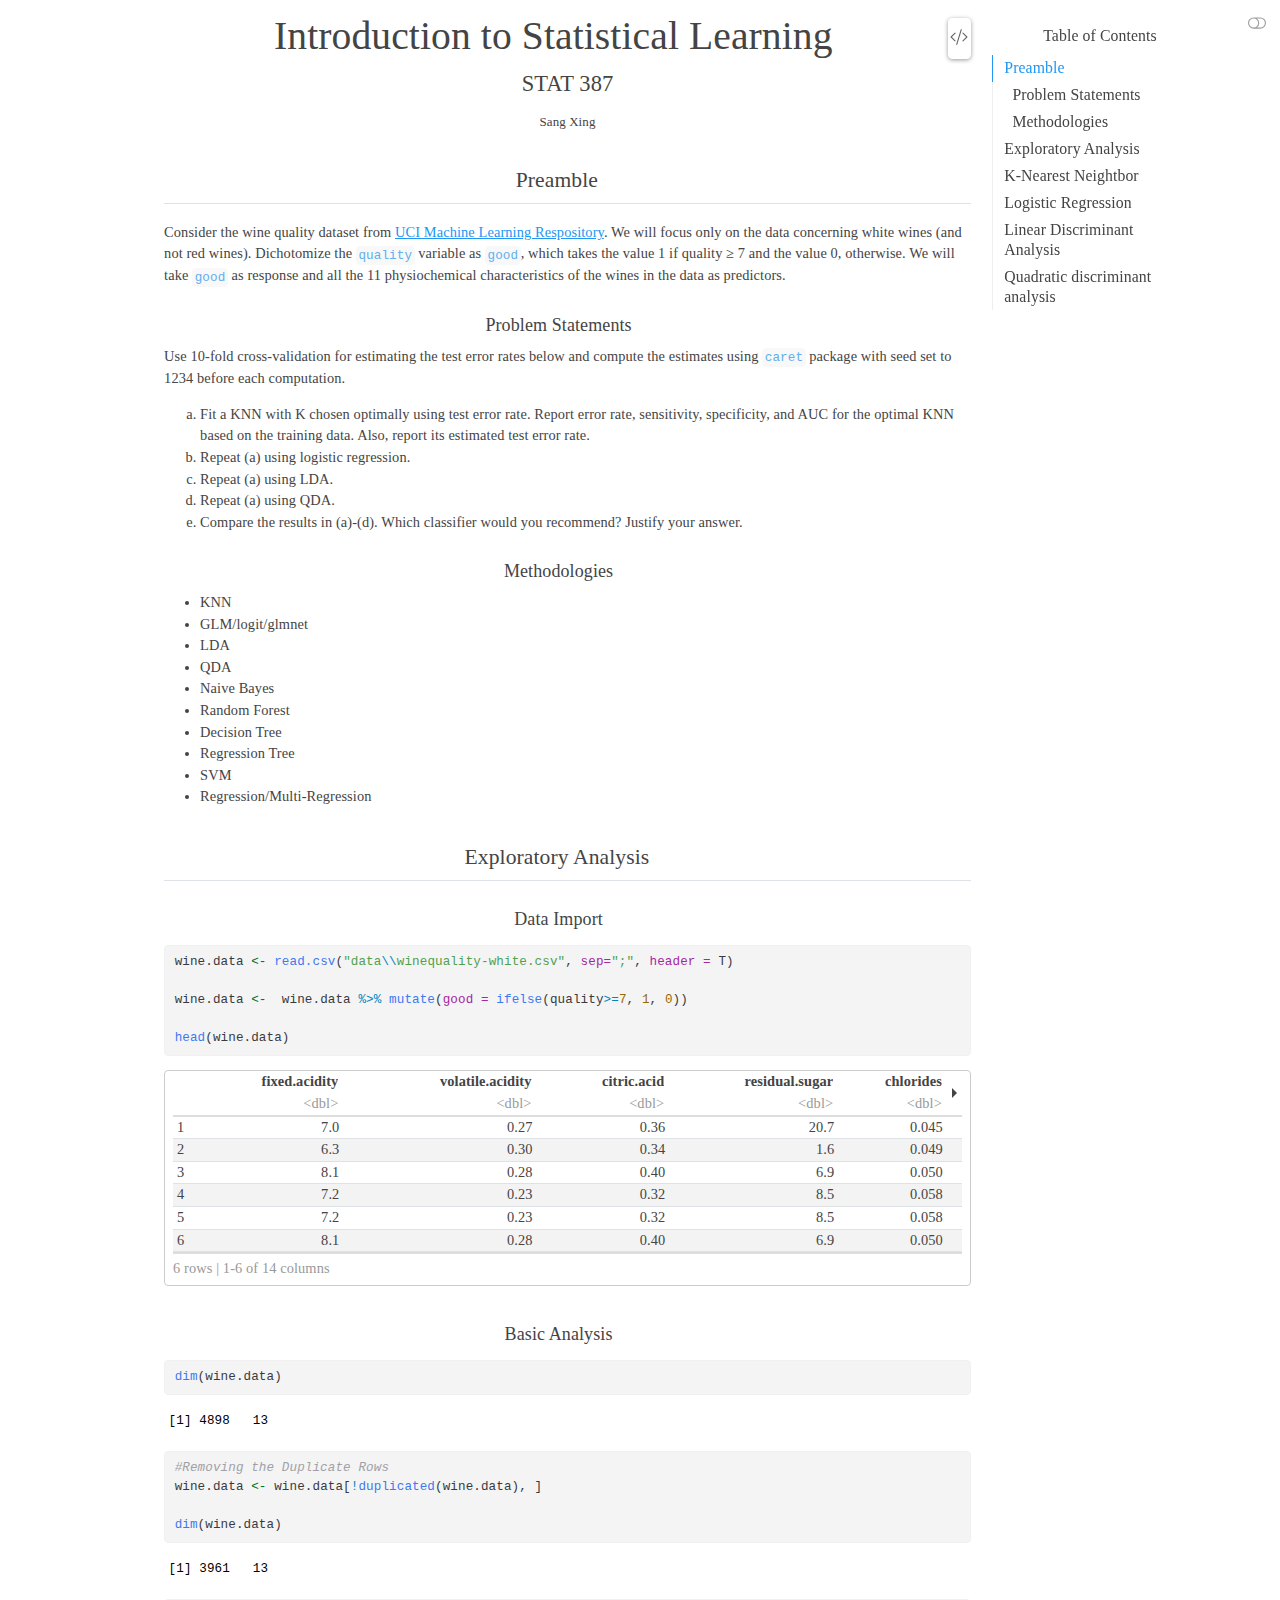
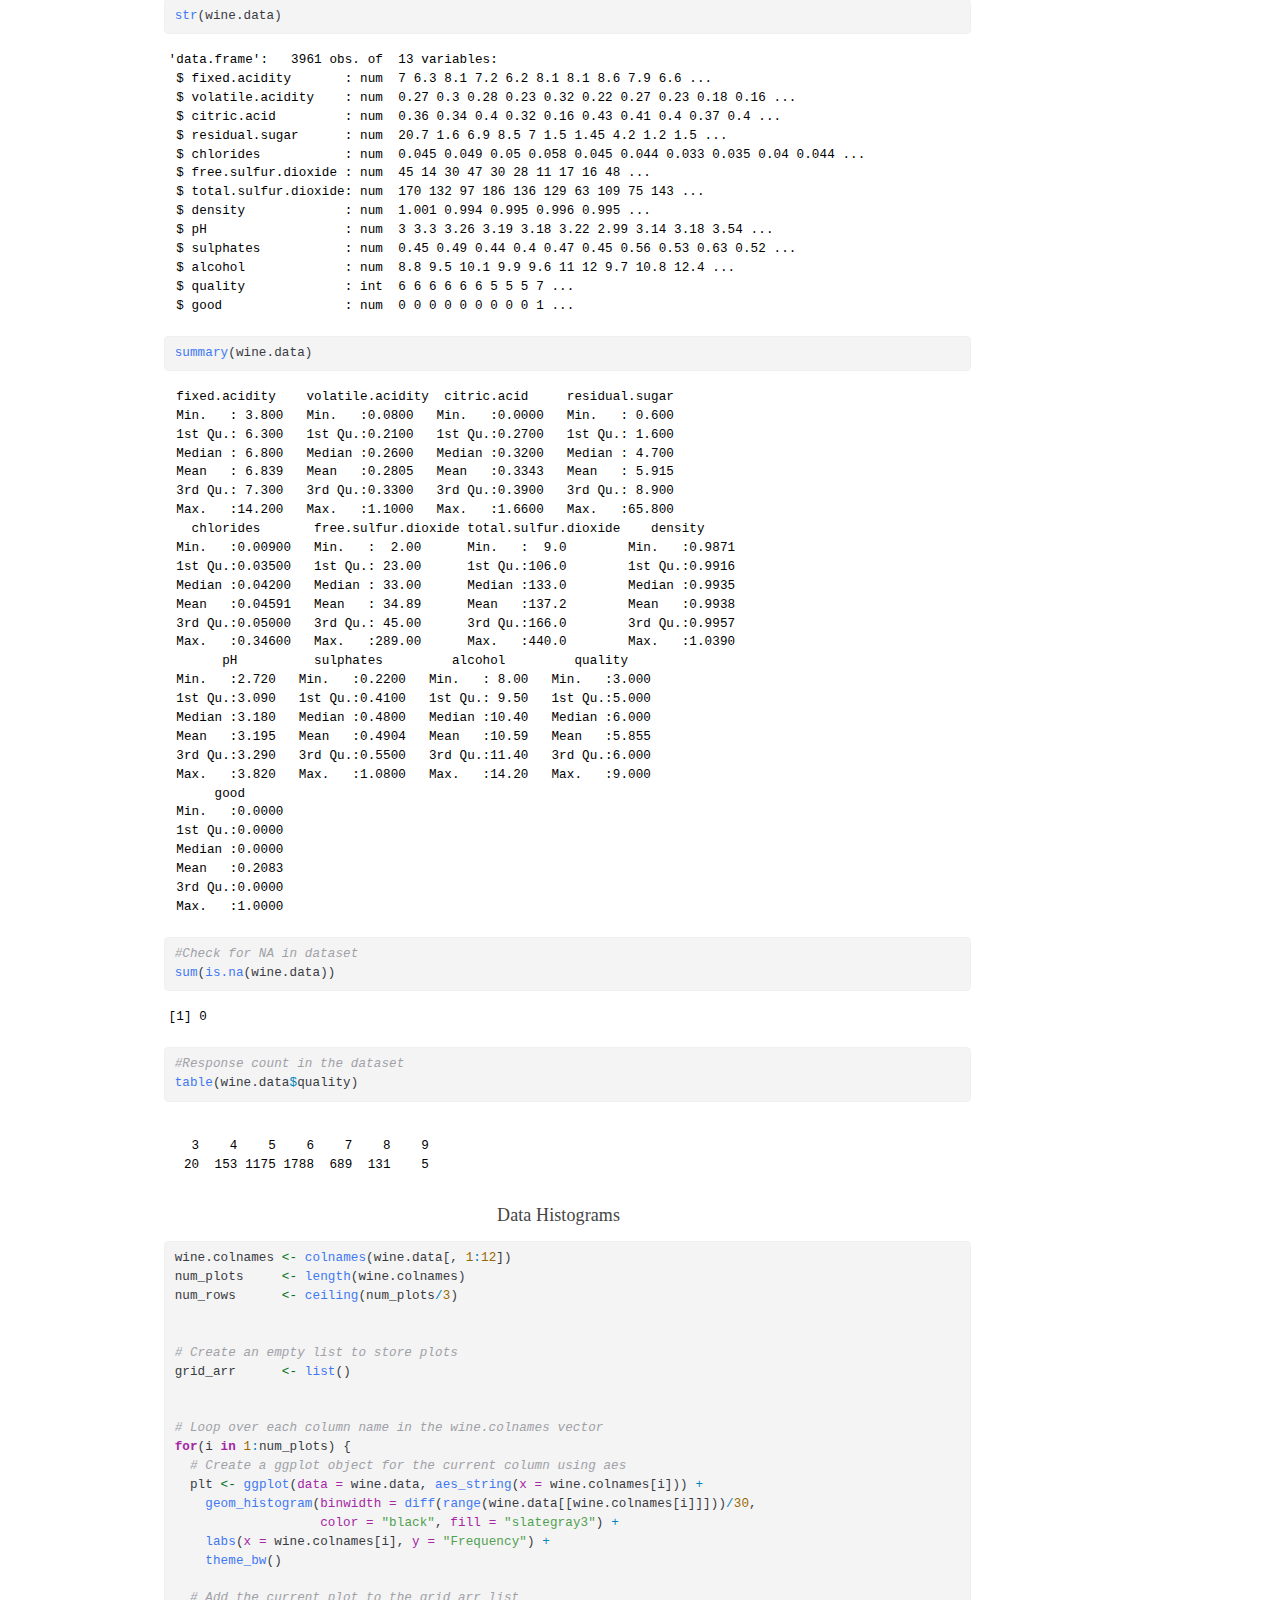
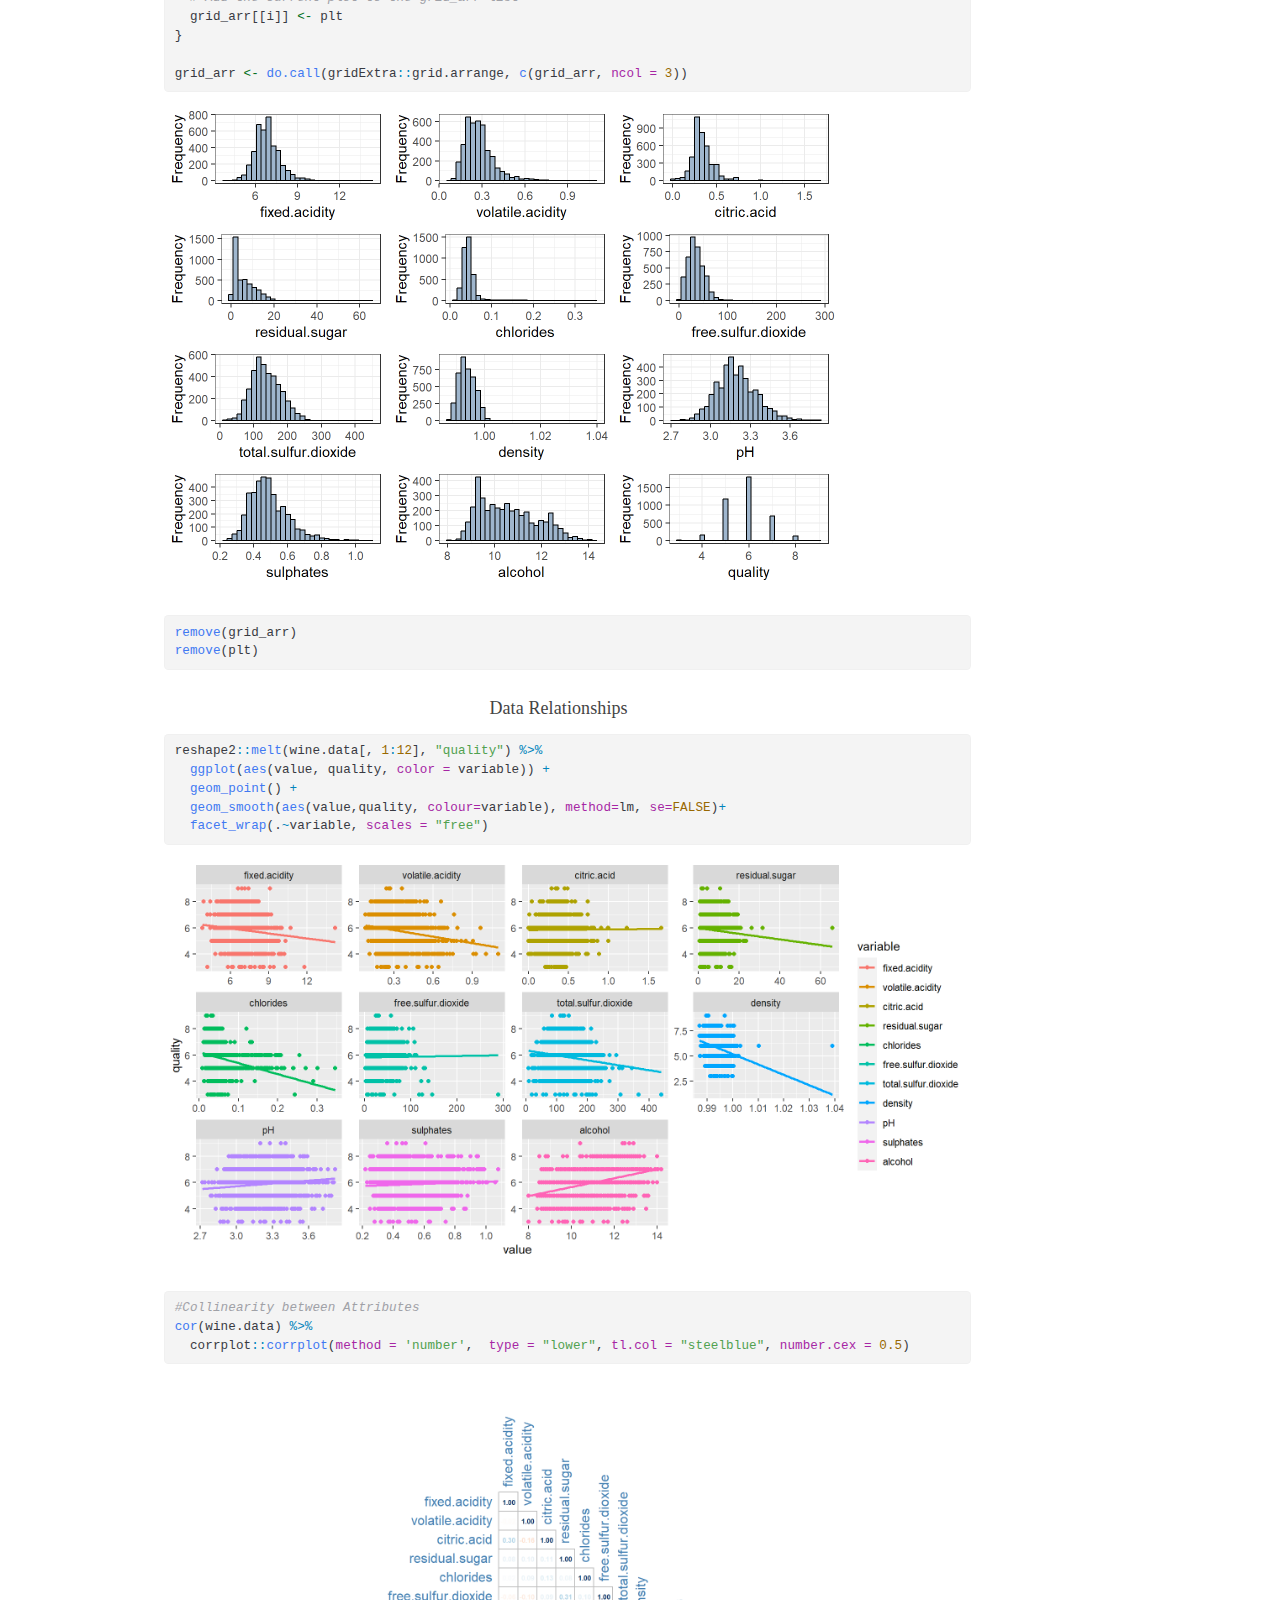
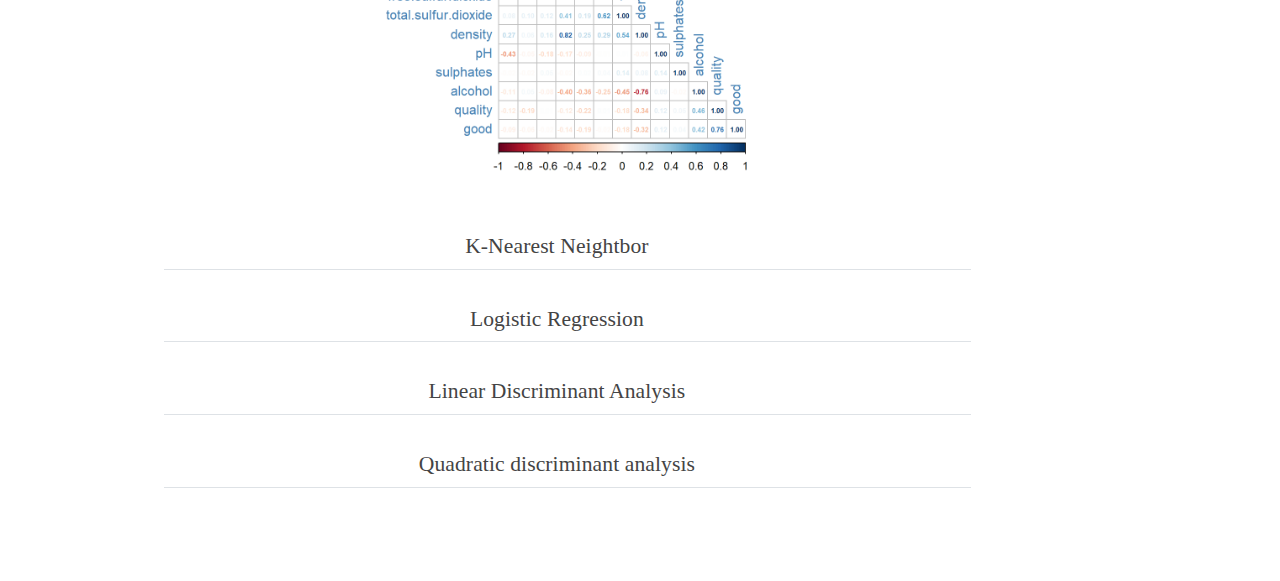
<file: src/Web/index.html>
<!DOCTYPE html>
<html xmlns="http://www.w3.org/1999/xhtml" lang="en" xml:lang="en"><head>

<meta charset="utf-8">
<meta name="generator" content="quarto-1.1.251">

<meta name="viewport" content="width=device-width, initial-scale=1.0, user-scalable=yes">

<meta name="author" content="Sang Xing">

<title>Introduction to Statistical Learning</title>
<style>
code{white-space: pre-wrap;}
span.smallcaps{font-variant: small-caps;}
div.columns{display: flex; gap: min(4vw, 1.5em);}
div.column{flex: auto; overflow-x: auto;}
div.hanging-indent{margin-left: 1.5em; text-indent: -1.5em;}
ul.task-list{list-style: none;}
ul.task-list li input[type="checkbox"] {
  width: 0.8em;
  margin: 0 0.8em 0.2em -1.6em;
  vertical-align: middle;
}
pre > code.sourceCode { white-space: pre; position: relative; }
pre > code.sourceCode > span { display: inline-block; line-height: 1.25; }
pre > code.sourceCode > span:empty { height: 1.2em; }
.sourceCode { overflow: visible; }
code.sourceCode > span { color: inherit; text-decoration: inherit; }
div.sourceCode { margin: 1em 0; }
pre.sourceCode { margin: 0; }
@media screen {
div.sourceCode { overflow: auto; }
}
@media print {
pre > code.sourceCode { white-space: pre-wrap; }
pre > code.sourceCode > span { text-indent: -5em; padding-left: 5em; }
}
pre.numberSource code
  { counter-reset: source-line 0; }
pre.numberSource code > span
  { position: relative; left: -4em; counter-increment: source-line; }
pre.numberSource code > span > a:first-child::before
  { content: counter(source-line);
    position: relative; left: -1em; text-align: right; vertical-align: baseline;
    border: none; display: inline-block;
    -webkit-touch-callout: none; -webkit-user-select: none;
    -khtml-user-select: none; -moz-user-select: none;
    -ms-user-select: none; user-select: none;
    padding: 0 4px; width: 4em;
    color: #aaaaaa;
  }
pre.numberSource { margin-left: 3em; border-left: 1px solid #aaaaaa;  padding-left: 4px; }
div.sourceCode
  {   }
@media screen {
pre > code.sourceCode > span > a:first-child::before { text-decoration: underline; }
}
code span.al { color: #ff0000; font-weight: bold; } /* Alert */
code span.an { color: #60a0b0; font-weight: bold; font-style: italic; } /* Annotation */
code span.at { color: #7d9029; } /* Attribute */
code span.bn { color: #40a070; } /* BaseN */
code span.bu { color: #008000; } /* BuiltIn */
code span.cf { color: #007020; font-weight: bold; } /* ControlFlow */
code span.ch { color: #4070a0; } /* Char */
code span.cn { color: #880000; } /* Constant */
code span.co { color: #60a0b0; font-style: italic; } /* Comment */
code span.cv { color: #60a0b0; font-weight: bold; font-style: italic; } /* CommentVar */
code span.do { color: #ba2121; font-style: italic; } /* Documentation */
code span.dt { color: #902000; } /* DataType */
code span.dv { color: #40a070; } /* DecVal */
code span.er { color: #ff0000; font-weight: bold; } /* Error */
code span.ex { } /* Extension */
code span.fl { color: #40a070; } /* Float */
code span.fu { color: #06287e; } /* Function */
code span.im { color: #008000; font-weight: bold; } /* Import */
code span.in { color: #60a0b0; font-weight: bold; font-style: italic; } /* Information */
code span.kw { color: #007020; font-weight: bold; } /* Keyword */
code span.op { color: #666666; } /* Operator */
code span.ot { color: #007020; } /* Other */
code span.pp { color: #bc7a00; } /* Preprocessor */
code span.sc { color: #4070a0; } /* SpecialChar */
code span.ss { color: #bb6688; } /* SpecialString */
code span.st { color: #4070a0; } /* String */
code span.va { color: #19177c; } /* Variable */
code span.vs { color: #4070a0; } /* VerbatimString */
code span.wa { color: #60a0b0; font-weight: bold; font-style: italic; } /* Warning */
</style>


<script src="index_files/libs/clipboard/clipboard.min.js"></script>
<script src="index_files/libs/quarto-html/quarto.js"></script>
<script src="index_files/libs/quarto-html/popper.min.js"></script>
<script src="index_files/libs/quarto-html/tippy.umd.min.js"></script>
<script src="index_files/libs/quarto-html/anchor.min.js"></script>
<link href="index_files/libs/quarto-html/tippy.css" rel="stylesheet">
<link href="index_files/libs/quarto-html/quarto-syntax-highlighting.css" rel="stylesheet" class="quarto-color-scheme" id="quarto-text-highlighting-styles">
<link href="index_files/libs/quarto-html/quarto-syntax-highlighting-dark.css" rel="prefetch" class="quarto-color-scheme quarto-color-alternate" id="quarto-text-highlighting-styles">
<script src="index_files/libs/bootstrap/bootstrap.min.js"></script>
<link href="index_files/libs/bootstrap/bootstrap-icons.css" rel="stylesheet">
<link href="index_files/libs/bootstrap/bootstrap.min.css" rel="stylesheet" class="quarto-color-scheme" id="quarto-bootstrap" data-mode="light">
<link href="index_files/libs/bootstrap/bootstrap-dark.min.css" rel="prefetch" class="quarto-color-scheme quarto-color-alternate" id="quarto-bootstrap" data-mode="dark">
<style>html{ scroll-behavior: smooth; }</style>

<link href="index_files/libs/pagedtable-1.1/css/pagedtable.css" rel="stylesheet">
<script src="index_files/libs/pagedtable-1.1/js/pagedtable.js"></script>


</head>

<body>

<div id="quarto-content" class="page-columns page-rows-contents page-layout-article">
<div id="quarto-margin-sidebar" class="sidebar margin-sidebar">
  <nav id="TOC" role="doc-toc" class="toc-active">
    <h2 id="toc-title">Table of Contents</h2>
   
  <ul>
  <li><a href="#preamble" id="toc-preamble" class="nav-link active" data-scroll-target="#preamble">Preamble</a>
  <ul>
  <li><a href="#problem-statements" id="toc-problem-statements" class="nav-link" data-scroll-target="#problem-statements">Problem Statements</a></li>
  <li><a href="#methodologies" id="toc-methodologies" class="nav-link" data-scroll-target="#methodologies">Methodologies</a></li>
  </ul></li>
  <li><a href="#exploratory-analysis" id="toc-exploratory-analysis" class="nav-link" data-scroll-target="#exploratory-analysis">Exploratory Analysis</a>
  <ul>
  <li><a href="#data-import" id="toc-data-import" class="nav-link" data-scroll-target="#data-import">Data Import</a></li>
  <li><a href="#basic-analysis" id="toc-basic-analysis" class="nav-link" data-scroll-target="#basic-analysis">Basic Analysis</a></li>
  <li><a href="#data-histograms" id="toc-data-histograms" class="nav-link" data-scroll-target="#data-histograms">Data Histograms</a></li>
  <li><a href="#data-relationships" id="toc-data-relationships" class="nav-link" data-scroll-target="#data-relationships">Data Relationships</a></li>
  </ul></li>
  <li><a href="#k-nearest-neightbor" id="toc-k-nearest-neightbor" class="nav-link" data-scroll-target="#k-nearest-neightbor">K-Nearest Neightbor</a></li>
  <li><a href="#logistic-regression" id="toc-logistic-regression" class="nav-link" data-scroll-target="#logistic-regression">Logistic Regression</a></li>
  <li><a href="#linear-discriminant-analysis" id="toc-linear-discriminant-analysis" class="nav-link" data-scroll-target="#linear-discriminant-analysis">Linear Discriminant Analysis</a></li>
  <li><a href="#quadratic-discriminant-analysis" id="toc-quadratic-discriminant-analysis" class="nav-link" data-scroll-target="#quadratic-discriminant-analysis">Quadratic discriminant analysis</a></li>
  </ul>
</nav>
</div>
<main class="content" id="quarto-document-content">

<header id="title-block-header" class="quarto-title-block default">
<div class="quarto-title">
<div class="quarto-title-block"><div><h1 class="title">Introduction to Statistical Learning</h1><button type="button" class="btn code-tools-button" id="quarto-code-tools-source"><i class="bi"></i></button></div></div>
<p class="subtitle lead">STAT 387</p>
</div>



<div class="quarto-title-meta">

    <div>
    <div class="quarto-title-meta-heading">Author</div>
    <div class="quarto-title-meta-contents">
             <p>Sang Xing </p>
          </div>
  </div>
    
    
  </div>
  

</header>

<div class="cell">

<style type="text/css">
body {
font-family: "Times New Roman";
font-size: 0.8em;
}

h2, .h2, h2.anchored, 
h3, .h3, h3.anchored,
.quarto-title, 
.quarto-title-meta {
text-align: center;
}

h2, .h2 {
font-size: 1.5em;
}

h3, .h3 {
font-size: 1.25em;
}

h4, .h4 {
font-size: 1em;
}

h5, .h5 {
font-size: 0.75em;
}

h6, .h6 {
font-size: 0.7em;
}

.quarto-title-meta {
display: block!important;
}

.quarto-title-meta-heading {
display: none;
}

code {
color: #61AFEF;
}

.btn {
border-color: #f8f9fa9e!important;
}

body.quarto-dark {
background-color: #282c34;

color: #d8dee9;

.pagedtable .even {
background-color: #3b4252!important;
}

p code:not(.sourceCode), li code:not(.sourceCode) {
background-color: #4c566a!important;
}
}
</style>
</div>
<section id="preamble" class="level2">
<h2 class="anchored" data-anchor-id="preamble">Preamble</h2>
<p>Consider the wine quality dataset from <a href="https://archive.ics.uci.edu/ml/datasets/Wine+Quality">UCI Machine Learning Respository</a>. We will focus only on the data concerning white wines (and not red wines). Dichotomize the <code>quality</code> variable as <code>good</code>, which takes the value 1 if quality ≥ 7 and the value 0, otherwise. We will take <code>good</code> as response and all the 11 physiochemical characteristics of the wines in the data as predictors.</p>
<section id="problem-statements" class="level3">
<h3 class="anchored" data-anchor-id="problem-statements">Problem Statements</h3>
<p>Use 10-fold cross-validation for estimating the test error rates below and compute the estimates using <code>caret</code> package with seed set to 1234 before each computation.</p>
<ol type="a">
<li>Fit a KNN with K chosen optimally using test error rate. Report error rate, sensitivity, specificity, and AUC for the optimal KNN based on the training data. Also, report its estimated test error rate.</li>
<li>Repeat (a) using logistic regression.</li>
<li>Repeat (a) using LDA.</li>
<li>Repeat (a) using QDA.</li>
<li>Compare the results in (a)-(d). Which classifier would you recommend? Justify your answer.</li>
</ol>
</section>
<section id="methodologies" class="level3">
<h3 class="anchored" data-anchor-id="methodologies">Methodologies</h3>
<ul>
<li>KNN</li>
<li>GLM/logit/glmnet</li>
<li>LDA</li>
<li>QDA</li>
<li>Naive Bayes</li>
<li>Random Forest</li>
<li>Decision Tree</li>
<li>Regression Tree</li>
<li>SVM</li>
<li>Regression/Multi-Regression</li>
</ul>
</section>
</section>
<section id="exploratory-analysis" class="level2">
<h2 class="anchored" data-anchor-id="exploratory-analysis">Exploratory Analysis</h2>
<section id="data-import" class="level3">
<h3 class="anchored" data-anchor-id="data-import">Data Import</h3>
<div class="cell">
<div class="sourceCode cell-code" id="cb1"><pre class="sourceCode r code-with-copy"><code class="sourceCode r"><span id="cb1-1"><a href="#cb1-1" aria-hidden="true" tabindex="-1"></a>wine.data <span class="ot">&lt;-</span> <span class="fu">read.csv</span>(<span class="st">"data</span><span class="sc">\\</span><span class="st">winequality-white.csv"</span>, <span class="at">sep=</span><span class="st">";"</span>, <span class="at">header =</span> T)</span>
<span id="cb1-2"><a href="#cb1-2" aria-hidden="true" tabindex="-1"></a></span>
<span id="cb1-3"><a href="#cb1-3" aria-hidden="true" tabindex="-1"></a>wine.data <span class="ot">&lt;-</span>  wine.data <span class="sc">%&gt;%</span> <span class="fu">mutate</span>(<span class="at">good =</span> <span class="fu">ifelse</span>(quality<span class="sc">&gt;=</span><span class="dv">7</span>, <span class="dv">1</span>, <span class="dv">0</span>))</span>
<span id="cb1-4"><a href="#cb1-4" aria-hidden="true" tabindex="-1"></a></span>
<span id="cb1-5"><a href="#cb1-5" aria-hidden="true" tabindex="-1"></a><span class="fu">head</span>(wine.data)</span></code><button title="Copy to Clipboard" class="code-copy-button"><i class="bi"></i></button></pre></div>
<div class="cell-output-display">

<div data-pagedtable="false">
  <script data-pagedtable-source="" type="application/json">
{"columns":[{"label":[""],"name":["_rn_"],"type":[""],"align":["left"]},{"label":["fixed.acidity"],"name":[1],"type":["dbl"],"align":["right"]},{"label":["volatile.acidity"],"name":[2],"type":["dbl"],"align":["right"]},{"label":["citric.acid"],"name":[3],"type":["dbl"],"align":["right"]},{"label":["residual.sugar"],"name":[4],"type":["dbl"],"align":["right"]},{"label":["chlorides"],"name":[5],"type":["dbl"],"align":["right"]},{"label":["free.sulfur.dioxide"],"name":[6],"type":["dbl"],"align":["right"]},{"label":["total.sulfur.dioxide"],"name":[7],"type":["dbl"],"align":["right"]},{"label":["density"],"name":[8],"type":["dbl"],"align":["right"]},{"label":["pH"],"name":[9],"type":["dbl"],"align":["right"]},{"label":["sulphates"],"name":[10],"type":["dbl"],"align":["right"]},{"label":["alcohol"],"name":[11],"type":["dbl"],"align":["right"]},{"label":["quality"],"name":[12],"type":["int"],"align":["right"]},{"label":["good"],"name":[13],"type":["dbl"],"align":["right"]}],"data":[{"1":"7.0","2":"0.27","3":"0.36","4":"20.7","5":"0.045","6":"45","7":"170","8":"1.0010","9":"3.00","10":"0.45","11":"8.8","12":"6","13":"0","_rn_":"1"},{"1":"6.3","2":"0.30","3":"0.34","4":"1.6","5":"0.049","6":"14","7":"132","8":"0.9940","9":"3.30","10":"0.49","11":"9.5","12":"6","13":"0","_rn_":"2"},{"1":"8.1","2":"0.28","3":"0.40","4":"6.9","5":"0.050","6":"30","7":"97","8":"0.9951","9":"3.26","10":"0.44","11":"10.1","12":"6","13":"0","_rn_":"3"},{"1":"7.2","2":"0.23","3":"0.32","4":"8.5","5":"0.058","6":"47","7":"186","8":"0.9956","9":"3.19","10":"0.40","11":"9.9","12":"6","13":"0","_rn_":"4"},{"1":"7.2","2":"0.23","3":"0.32","4":"8.5","5":"0.058","6":"47","7":"186","8":"0.9956","9":"3.19","10":"0.40","11":"9.9","12":"6","13":"0","_rn_":"5"},{"1":"8.1","2":"0.28","3":"0.40","4":"6.9","5":"0.050","6":"30","7":"97","8":"0.9951","9":"3.26","10":"0.44","11":"10.1","12":"6","13":"0","_rn_":"6"}],"options":{"columns":{"min":{},"max":[10]},"rows":{"min":[10],"max":[10]},"pages":{}}}
  </script>
</div>
</div>
</div>
</section>
<section id="basic-analysis" class="level3">
<h3 class="anchored" data-anchor-id="basic-analysis">Basic Analysis</h3>
<div class="cell">
<div class="sourceCode cell-code" id="cb2"><pre class="sourceCode r code-with-copy"><code class="sourceCode r"><span id="cb2-1"><a href="#cb2-1" aria-hidden="true" tabindex="-1"></a><span class="fu">dim</span>(wine.data)</span></code><button title="Copy to Clipboard" class="code-copy-button"><i class="bi"></i></button></pre></div>
<div class="cell-output cell-output-stdout">
<pre><code>[1] 4898   13</code></pre>
</div>
<div class="sourceCode cell-code" id="cb4"><pre class="sourceCode r code-with-copy"><code class="sourceCode r"><span id="cb4-1"><a href="#cb4-1" aria-hidden="true" tabindex="-1"></a><span class="co">#Removing the Duplicate Rows</span></span>
<span id="cb4-2"><a href="#cb4-2" aria-hidden="true" tabindex="-1"></a>wine.data <span class="ot">&lt;-</span> wine.data[<span class="sc">!</span><span class="fu">duplicated</span>(wine.data), ]</span>
<span id="cb4-3"><a href="#cb4-3" aria-hidden="true" tabindex="-1"></a></span>
<span id="cb4-4"><a href="#cb4-4" aria-hidden="true" tabindex="-1"></a><span class="fu">dim</span>(wine.data)</span></code><button title="Copy to Clipboard" class="code-copy-button"><i class="bi"></i></button></pre></div>
<div class="cell-output cell-output-stdout">
<pre><code>[1] 3961   13</code></pre>
</div>
<div class="sourceCode cell-code" id="cb6"><pre class="sourceCode r code-with-copy"><code class="sourceCode r"><span id="cb6-1"><a href="#cb6-1" aria-hidden="true" tabindex="-1"></a><span class="fu">str</span>(wine.data)</span></code><button title="Copy to Clipboard" class="code-copy-button"><i class="bi"></i></button></pre></div>
<div class="cell-output cell-output-stdout">
<pre><code>'data.frame':   3961 obs. of  13 variables:
 $ fixed.acidity       : num  7 6.3 8.1 7.2 6.2 8.1 8.1 8.6 7.9 6.6 ...
 $ volatile.acidity    : num  0.27 0.3 0.28 0.23 0.32 0.22 0.27 0.23 0.18 0.16 ...
 $ citric.acid         : num  0.36 0.34 0.4 0.32 0.16 0.43 0.41 0.4 0.37 0.4 ...
 $ residual.sugar      : num  20.7 1.6 6.9 8.5 7 1.5 1.45 4.2 1.2 1.5 ...
 $ chlorides           : num  0.045 0.049 0.05 0.058 0.045 0.044 0.033 0.035 0.04 0.044 ...
 $ free.sulfur.dioxide : num  45 14 30 47 30 28 11 17 16 48 ...
 $ total.sulfur.dioxide: num  170 132 97 186 136 129 63 109 75 143 ...
 $ density             : num  1.001 0.994 0.995 0.996 0.995 ...
 $ pH                  : num  3 3.3 3.26 3.19 3.18 3.22 2.99 3.14 3.18 3.54 ...
 $ sulphates           : num  0.45 0.49 0.44 0.4 0.47 0.45 0.56 0.53 0.63 0.52 ...
 $ alcohol             : num  8.8 9.5 10.1 9.9 9.6 11 12 9.7 10.8 12.4 ...
 $ quality             : int  6 6 6 6 6 6 5 5 5 7 ...
 $ good                : num  0 0 0 0 0 0 0 0 0 1 ...</code></pre>
</div>
<div class="sourceCode cell-code" id="cb8"><pre class="sourceCode r code-with-copy"><code class="sourceCode r"><span id="cb8-1"><a href="#cb8-1" aria-hidden="true" tabindex="-1"></a><span class="fu">summary</span>(wine.data)</span></code><button title="Copy to Clipboard" class="code-copy-button"><i class="bi"></i></button></pre></div>
<div class="cell-output cell-output-stdout">
<pre><code> fixed.acidity    volatile.acidity  citric.acid     residual.sugar  
 Min.   : 3.800   Min.   :0.0800   Min.   :0.0000   Min.   : 0.600  
 1st Qu.: 6.300   1st Qu.:0.2100   1st Qu.:0.2700   1st Qu.: 1.600  
 Median : 6.800   Median :0.2600   Median :0.3200   Median : 4.700  
 Mean   : 6.839   Mean   :0.2805   Mean   :0.3343   Mean   : 5.915  
 3rd Qu.: 7.300   3rd Qu.:0.3300   3rd Qu.:0.3900   3rd Qu.: 8.900  
 Max.   :14.200   Max.   :1.1000   Max.   :1.6600   Max.   :65.800  
   chlorides       free.sulfur.dioxide total.sulfur.dioxide    density      
 Min.   :0.00900   Min.   :  2.00      Min.   :  9.0        Min.   :0.9871  
 1st Qu.:0.03500   1st Qu.: 23.00      1st Qu.:106.0        1st Qu.:0.9916  
 Median :0.04200   Median : 33.00      Median :133.0        Median :0.9935  
 Mean   :0.04591   Mean   : 34.89      Mean   :137.2        Mean   :0.9938  
 3rd Qu.:0.05000   3rd Qu.: 45.00      3rd Qu.:166.0        3rd Qu.:0.9957  
 Max.   :0.34600   Max.   :289.00      Max.   :440.0        Max.   :1.0390  
       pH          sulphates         alcohol         quality     
 Min.   :2.720   Min.   :0.2200   Min.   : 8.00   Min.   :3.000  
 1st Qu.:3.090   1st Qu.:0.4100   1st Qu.: 9.50   1st Qu.:5.000  
 Median :3.180   Median :0.4800   Median :10.40   Median :6.000  
 Mean   :3.195   Mean   :0.4904   Mean   :10.59   Mean   :5.855  
 3rd Qu.:3.290   3rd Qu.:0.5500   3rd Qu.:11.40   3rd Qu.:6.000  
 Max.   :3.820   Max.   :1.0800   Max.   :14.20   Max.   :9.000  
      good       
 Min.   :0.0000  
 1st Qu.:0.0000  
 Median :0.0000  
 Mean   :0.2083  
 3rd Qu.:0.0000  
 Max.   :1.0000  </code></pre>
</div>
<div class="sourceCode cell-code" id="cb10"><pre class="sourceCode r code-with-copy"><code class="sourceCode r"><span id="cb10-1"><a href="#cb10-1" aria-hidden="true" tabindex="-1"></a><span class="co">#Check for NA in dataset</span></span>
<span id="cb10-2"><a href="#cb10-2" aria-hidden="true" tabindex="-1"></a><span class="fu">sum</span>(<span class="fu">is.na</span>(wine.data))</span></code><button title="Copy to Clipboard" class="code-copy-button"><i class="bi"></i></button></pre></div>
<div class="cell-output cell-output-stdout">
<pre><code>[1] 0</code></pre>
</div>
<div class="sourceCode cell-code" id="cb12"><pre class="sourceCode r code-with-copy"><code class="sourceCode r"><span id="cb12-1"><a href="#cb12-1" aria-hidden="true" tabindex="-1"></a><span class="co">#Response count in the dataset</span></span>
<span id="cb12-2"><a href="#cb12-2" aria-hidden="true" tabindex="-1"></a><span class="fu">table</span>(wine.data<span class="sc">$</span>quality)</span></code><button title="Copy to Clipboard" class="code-copy-button"><i class="bi"></i></button></pre></div>
<div class="cell-output cell-output-stdout">
<pre><code>
   3    4    5    6    7    8    9 
  20  153 1175 1788  689  131    5 </code></pre>
</div>
</div>
</section>
<section id="data-histograms" class="level3">
<h3 class="anchored" data-anchor-id="data-histograms">Data Histograms</h3>
<div class="cell">
<div class="sourceCode cell-code" id="cb14"><pre class="sourceCode r code-with-copy"><code class="sourceCode r"><span id="cb14-1"><a href="#cb14-1" aria-hidden="true" tabindex="-1"></a>wine.colnames <span class="ot">&lt;-</span> <span class="fu">colnames</span>(wine.data[, <span class="dv">1</span><span class="sc">:</span><span class="dv">12</span>])</span>
<span id="cb14-2"><a href="#cb14-2" aria-hidden="true" tabindex="-1"></a>num_plots     <span class="ot">&lt;-</span> <span class="fu">length</span>(wine.colnames)</span>
<span id="cb14-3"><a href="#cb14-3" aria-hidden="true" tabindex="-1"></a>num_rows      <span class="ot">&lt;-</span> <span class="fu">ceiling</span>(num_plots<span class="sc">/</span><span class="dv">3</span>)</span>
<span id="cb14-4"><a href="#cb14-4" aria-hidden="true" tabindex="-1"></a></span>
<span id="cb14-5"><a href="#cb14-5" aria-hidden="true" tabindex="-1"></a></span>
<span id="cb14-6"><a href="#cb14-6" aria-hidden="true" tabindex="-1"></a><span class="co"># Create an empty list to store plots</span></span>
<span id="cb14-7"><a href="#cb14-7" aria-hidden="true" tabindex="-1"></a>grid_arr      <span class="ot">&lt;-</span> <span class="fu">list</span>()</span>
<span id="cb14-8"><a href="#cb14-8" aria-hidden="true" tabindex="-1"></a></span>
<span id="cb14-9"><a href="#cb14-9" aria-hidden="true" tabindex="-1"></a></span>
<span id="cb14-10"><a href="#cb14-10" aria-hidden="true" tabindex="-1"></a><span class="co"># Loop over each column name in the wine.colnames vector</span></span>
<span id="cb14-11"><a href="#cb14-11" aria-hidden="true" tabindex="-1"></a><span class="cf">for</span>(i <span class="cf">in</span> <span class="dv">1</span><span class="sc">:</span>num_plots) {</span>
<span id="cb14-12"><a href="#cb14-12" aria-hidden="true" tabindex="-1"></a>  <span class="co"># Create a ggplot object for the current column using aes</span></span>
<span id="cb14-13"><a href="#cb14-13" aria-hidden="true" tabindex="-1"></a>  plt <span class="ot">&lt;-</span> <span class="fu">ggplot</span>(<span class="at">data =</span> wine.data, <span class="fu">aes_string</span>(<span class="at">x =</span> wine.colnames[i])) <span class="sc">+</span></span>
<span id="cb14-14"><a href="#cb14-14" aria-hidden="true" tabindex="-1"></a>    <span class="fu">geom_histogram</span>(<span class="at">binwidth =</span> <span class="fu">diff</span>(<span class="fu">range</span>(wine.data[[wine.colnames[i]]]))<span class="sc">/</span><span class="dv">30</span>, </span>
<span id="cb14-15"><a href="#cb14-15" aria-hidden="true" tabindex="-1"></a>                   <span class="at">color =</span> <span class="st">"black"</span>, <span class="at">fill =</span> <span class="st">"slategray3"</span>) <span class="sc">+</span></span>
<span id="cb14-16"><a href="#cb14-16" aria-hidden="true" tabindex="-1"></a>    <span class="fu">labs</span>(<span class="at">x =</span> wine.colnames[i], <span class="at">y =</span> <span class="st">"Frequency"</span>) <span class="sc">+</span></span>
<span id="cb14-17"><a href="#cb14-17" aria-hidden="true" tabindex="-1"></a>    <span class="fu">theme_bw</span>()</span>
<span id="cb14-18"><a href="#cb14-18" aria-hidden="true" tabindex="-1"></a>  </span>
<span id="cb14-19"><a href="#cb14-19" aria-hidden="true" tabindex="-1"></a>  <span class="co"># Add the current plot to the grid_arr list</span></span>
<span id="cb14-20"><a href="#cb14-20" aria-hidden="true" tabindex="-1"></a>  grid_arr[[i]] <span class="ot">&lt;-</span> plt</span>
<span id="cb14-21"><a href="#cb14-21" aria-hidden="true" tabindex="-1"></a>}</span>
<span id="cb14-22"><a href="#cb14-22" aria-hidden="true" tabindex="-1"></a></span>
<span id="cb14-23"><a href="#cb14-23" aria-hidden="true" tabindex="-1"></a>grid_arr <span class="ot">&lt;-</span> <span class="fu">do.call</span>(gridExtra<span class="sc">::</span>grid.arrange, <span class="fu">c</span>(grid_arr, <span class="at">ncol =</span> <span class="dv">3</span>))</span></code><button title="Copy to Clipboard" class="code-copy-button"><i class="bi"></i></button></pre></div>
<div class="cell-output-display">
<p><img src="index_files/figure-html/hist-1.png" class="img-fluid" width="672"></p>
</div>
<div class="sourceCode cell-code" id="cb15"><pre class="sourceCode r code-with-copy"><code class="sourceCode r"><span id="cb15-1"><a href="#cb15-1" aria-hidden="true" tabindex="-1"></a><span class="fu">remove</span>(grid_arr)</span>
<span id="cb15-2"><a href="#cb15-2" aria-hidden="true" tabindex="-1"></a><span class="fu">remove</span>(plt)</span></code><button title="Copy to Clipboard" class="code-copy-button"><i class="bi"></i></button></pre></div>
</div>
</section>
<section id="data-relationships" class="level3">
<h3 class="anchored" data-anchor-id="data-relationships">Data Relationships</h3>
<div class="cell">
<div class="sourceCode cell-code" id="cb16"><pre class="sourceCode r code-with-copy"><code class="sourceCode r"><span id="cb16-1"><a href="#cb16-1" aria-hidden="true" tabindex="-1"></a>reshape2<span class="sc">::</span><span class="fu">melt</span>(wine.data[, <span class="dv">1</span><span class="sc">:</span><span class="dv">12</span>], <span class="st">"quality"</span>) <span class="sc">%&gt;%</span> </span>
<span id="cb16-2"><a href="#cb16-2" aria-hidden="true" tabindex="-1"></a>  <span class="fu">ggplot</span>(<span class="fu">aes</span>(value, quality, <span class="at">color =</span> variable)) <span class="sc">+</span>  </span>
<span id="cb16-3"><a href="#cb16-3" aria-hidden="true" tabindex="-1"></a>  <span class="fu">geom_point</span>() <span class="sc">+</span> </span>
<span id="cb16-4"><a href="#cb16-4" aria-hidden="true" tabindex="-1"></a>  <span class="fu">geom_smooth</span>(<span class="fu">aes</span>(value,quality, <span class="at">colour=</span>variable), <span class="at">method=</span>lm, <span class="at">se=</span><span class="cn">FALSE</span>)<span class="sc">+</span></span>
<span id="cb16-5"><a href="#cb16-5" aria-hidden="true" tabindex="-1"></a>  <span class="fu">facet_wrap</span>(.<span class="sc">~</span>variable, <span class="at">scales =</span> <span class="st">"free"</span>)</span></code><button title="Copy to Clipboard" class="code-copy-button"><i class="bi"></i></button></pre></div>
<div class="cell-output-display">
<p><img src="index_files/figure-html/relation_plot-1.png" class="img-fluid" width="960"></p>
</div>
<div class="sourceCode cell-code" id="cb17"><pre class="sourceCode r code-with-copy"><code class="sourceCode r"><span id="cb17-1"><a href="#cb17-1" aria-hidden="true" tabindex="-1"></a><span class="co">#Collinearity between Attributes</span></span>
<span id="cb17-2"><a href="#cb17-2" aria-hidden="true" tabindex="-1"></a><span class="fu">cor</span>(wine.data) <span class="sc">%&gt;%</span> </span>
<span id="cb17-3"><a href="#cb17-3" aria-hidden="true" tabindex="-1"></a>  corrplot<span class="sc">::</span><span class="fu">corrplot</span>(<span class="at">method =</span> <span class="st">'number'</span>,  <span class="at">type =</span> <span class="st">"lower"</span>, <span class="at">tl.col =</span> <span class="st">"steelblue"</span>, <span class="at">number.cex =</span> <span class="fl">0.5</span>)</span></code><button title="Copy to Clipboard" class="code-copy-button"><i class="bi"></i></button></pre></div>
<div class="cell-output-display">
<p><img src="index_files/figure-html/relation_plot-2.png" class="img-fluid" width="960"></p>
</div>
</div>
</section>
</section>
<section id="k-nearest-neightbor" class="level2">
<h2 class="anchored" data-anchor-id="k-nearest-neightbor">K-Nearest Neightbor</h2>
</section>
<section id="logistic-regression" class="level2">
<h2 class="anchored" data-anchor-id="logistic-regression">Logistic Regression</h2>
</section>
<section id="linear-discriminant-analysis" class="level2">
<h2 class="anchored" data-anchor-id="linear-discriminant-analysis">Linear Discriminant Analysis</h2>
</section>
<section id="quadratic-discriminant-analysis" class="level2">
<h2 class="anchored" data-anchor-id="quadratic-discriminant-analysis">Quadratic discriminant analysis</h2>
<!-- -->

</section>

</main>
<!-- /main column -->
<script id="quarto-html-after-body" type="application/javascript">
window.document.addEventListener("DOMContentLoaded", function (event) {
  const toggleBodyColorMode = (bsSheetEl) => {
    const mode = bsSheetEl.getAttribute("data-mode");
    const bodyEl = window.document.querySelector("body");
    if (mode === "dark") {
      bodyEl.classList.add("quarto-dark");
      bodyEl.classList.remove("quarto-light");
    } else {
      bodyEl.classList.add("quarto-light");
      bodyEl.classList.remove("quarto-dark");
    }
  }
  const toggleBodyColorPrimary = () => {
    const bsSheetEl = window.document.querySelector("link#quarto-bootstrap");
    if (bsSheetEl) {
      toggleBodyColorMode(bsSheetEl);
    }
  }
  toggleBodyColorPrimary();  
  const disableStylesheet = (stylesheets) => {
    for (let i=0; i < stylesheets.length; i++) {
      const stylesheet = stylesheets[i];
      stylesheet.rel = 'prefetch';
    }
  }
  const enableStylesheet = (stylesheets) => {
    for (let i=0; i < stylesheets.length; i++) {
      const stylesheet = stylesheets[i];
      stylesheet.rel = 'stylesheet';
    }
  }
  const manageTransitions = (selector, allowTransitions) => {
    const els = window.document.querySelectorAll(selector);
    for (let i=0; i < els.length; i++) {
      const el = els[i];
      if (allowTransitions) {
        el.classList.remove('notransition');
      } else {
        el.classList.add('notransition');
      }
    }
  }
  const toggleColorMode = (alternate) => {
    // Switch the stylesheets
    const alternateStylesheets = window.document.querySelectorAll('link.quarto-color-scheme.quarto-color-alternate');
    manageTransitions('#quarto-margin-sidebar .nav-link', false);
    if (alternate) {
      enableStylesheet(alternateStylesheets);
      for (const sheetNode of alternateStylesheets) {
        if (sheetNode.id === "quarto-bootstrap") {
          toggleBodyColorMode(sheetNode);
        }
      }
    } else {
      disableStylesheet(alternateStylesheets);
      toggleBodyColorPrimary();
    }
    manageTransitions('#quarto-margin-sidebar .nav-link', true);
    // Switch the toggles
    const toggles = window.document.querySelectorAll('.quarto-color-scheme-toggle');
    for (let i=0; i < toggles.length; i++) {
      const toggle = toggles[i];
      if (toggle) {
        if (alternate) {
          toggle.classList.add("alternate");     
        } else {
          toggle.classList.remove("alternate");
        }
      }
    }
    // Hack to workaround the fact that safari doesn't
    // properly recolor the scrollbar when toggling (#1455)
    if (navigator.userAgent.indexOf('Safari') > 0 && navigator.userAgent.indexOf('Chrome') == -1) {
      manageTransitions("body", false);
      window.scrollTo(0, 1);
      setTimeout(() => {
        window.scrollTo(0, 0);
        manageTransitions("body", true);
      }, 40);  
    }
  }
  const isFileUrl = () => { 
    return window.location.protocol === 'file:';
  }
  const hasAlternateSentinel = () => {  
    let styleSentinel = getColorSchemeSentinel();
    if (styleSentinel !== null) {
      return styleSentinel === "alternate";
    } else {
      return false;
    }
  }
  const setStyleSentinel = (alternate) => {
    const value = alternate ? "alternate" : "default";
    if (!isFileUrl()) {
      window.localStorage.setItem("quarto-color-scheme", value);
    } else {
      localAlternateSentinel = value;
    }
  }
  const getColorSchemeSentinel = () => {
    if (!isFileUrl()) {
      const storageValue = window.localStorage.getItem("quarto-color-scheme");
      return storageValue != null ? storageValue : localAlternateSentinel;
    } else {
      return localAlternateSentinel;
    }
  }
  let localAlternateSentinel = 'default';
  // Dark / light mode switch
  window.quartoToggleColorScheme = () => {
    // Read the current dark / light value 
    let toAlternate = !hasAlternateSentinel();
    toggleColorMode(toAlternate);
    setStyleSentinel(toAlternate);
  };
  // Ensure there is a toggle, if there isn't float one in the top right
  if (window.document.querySelector('.quarto-color-scheme-toggle') === null) {
    const a = window.document.createElement('a');
    a.classList.add('top-right');
    a.classList.add('quarto-color-scheme-toggle');
    a.href = "";
    a.onclick = function() { try { window.quartoToggleColorScheme(); } catch {} return false; };
    const i = window.document.createElement("i");
    i.classList.add('bi');
    a.appendChild(i);
    window.document.body.appendChild(a);
  }
  // Switch to dark mode if need be
  if (hasAlternateSentinel()) {
    toggleColorMode(true);
  } 
  const icon = "";
  const anchorJS = new window.AnchorJS();
  anchorJS.options = {
    placement: 'right',
    icon: icon
  };
  anchorJS.add('.anchored');
  const clipboard = new window.ClipboardJS('.code-copy-button', {
    target: function(trigger) {
      return trigger.previousElementSibling;
    }
  });
  clipboard.on('success', function(e) {
    // button target
    const button = e.trigger;
    // don't keep focus
    button.blur();
    // flash "checked"
    button.classList.add('code-copy-button-checked');
    var currentTitle = button.getAttribute("title");
    button.setAttribute("title", "Copied!");
    setTimeout(function() {
      button.setAttribute("title", currentTitle);
      button.classList.remove('code-copy-button-checked');
    }, 1000);
    // clear code selection
    e.clearSelection();
  });
  const viewSource = window.document.getElementById('quarto-view-source') ||
                     window.document.getElementById('quarto-code-tools-source');
  if (viewSource) {
    const sourceUrl = viewSource.getAttribute("data-quarto-source-url");
    viewSource.addEventListener("click", function(e) {
      if (sourceUrl) {
        // rstudio viewer pane
        if (/\bcapabilities=\b/.test(window.location)) {
          window.open(sourceUrl);
        } else {
          window.location.href = sourceUrl;
        }
      } else {
        const modal = new bootstrap.Modal(document.getElementById('quarto-embedded-source-code-modal'));
        modal.show();
      }
      return false;
    });
  }
  function toggleCodeHandler(show) {
    return function(e) {
      const detailsSrc = window.document.querySelectorAll(".cell > details > .sourceCode");
      for (let i=0; i<detailsSrc.length; i++) {
        const details = detailsSrc[i].parentElement;
        if (show) {
          details.open = true;
        } else {
          details.removeAttribute("open");
        }
      }
      const cellCodeDivs = window.document.querySelectorAll(".cell > .sourceCode");
      const fromCls = show ? "hidden" : "unhidden";
      const toCls = show ? "unhidden" : "hidden";
      for (let i=0; i<cellCodeDivs.length; i++) {
        const codeDiv = cellCodeDivs[i];
        if (codeDiv.classList.contains(fromCls)) {
          codeDiv.classList.remove(fromCls);
          codeDiv.classList.add(toCls);
        } 
      }
      return false;
    }
  }
  const hideAllCode = window.document.getElementById("quarto-hide-all-code");
  if (hideAllCode) {
    hideAllCode.addEventListener("click", toggleCodeHandler(false));
  }
  const showAllCode = window.document.getElementById("quarto-show-all-code");
  if (showAllCode) {
    showAllCode.addEventListener("click", toggleCodeHandler(true));
  }
  function tippyHover(el, contentFn) {
    const config = {
      allowHTML: true,
      content: contentFn,
      maxWidth: 500,
      delay: 100,
      arrow: false,
      appendTo: function(el) {
          return el.parentElement;
      },
      interactive: true,
      interactiveBorder: 10,
      theme: 'quarto',
      placement: 'bottom-start'
    };
    window.tippy(el, config); 
  }
  const noterefs = window.document.querySelectorAll('a[role="doc-noteref"]');
  for (var i=0; i<noterefs.length; i++) {
    const ref = noterefs[i];
    tippyHover(ref, function() {
      // use id or data attribute instead here
      let href = ref.getAttribute('data-footnote-href') || ref.getAttribute('href');
      try { href = new URL(href).hash; } catch {}
      const id = href.replace(/^#\/?/, "");
      const note = window.document.getElementById(id);
      return note.innerHTML;
    });
  }
  var bibliorefs = window.document.querySelectorAll('a[role="doc-biblioref"]');
  for (var i=0; i<bibliorefs.length; i++) {
    const ref = bibliorefs[i];
    const cites = ref.parentNode.getAttribute('data-cites').split(' ');
    tippyHover(ref, function() {
      var popup = window.document.createElement('div');
      cites.forEach(function(cite) {
        var citeDiv = window.document.createElement('div');
        citeDiv.classList.add('hanging-indent');
        citeDiv.classList.add('csl-entry');
        var biblioDiv = window.document.getElementById('ref-' + cite);
        if (biblioDiv) {
          citeDiv.innerHTML = biblioDiv.innerHTML;
        }
        popup.appendChild(citeDiv);
      });
      return popup.innerHTML;
    });
  }
    var localhostRegex = new RegExp(/^(?:http|https):\/\/localhost\:?[0-9]*\//);
      var filterRegex = new RegExp(/^(?:http:|https:)\/\/www\.quarto\.org\/custom/);
    var isInternal = (href) => {
        return filterRegex.test(href) || localhostRegex.test(href);
    }
    // Inspect non-navigation links and adorn them if external
    var links = window.document.querySelectorAll('a:not(.nav-link):not(.navbar-brand):not(.toc-action):not(.sidebar-link):not(.sidebar-item-toggle):not(.pagination-link):not(.no-external)');
    for (var i=0; i<links.length; i++) {
      const link = links[i];
      if (!isInternal(link.href)) {
          // target, if specified
          link.setAttribute("target", "_blank");
      }
    }
});
</script><div class="modal fade" id="quarto-embedded-source-code-modal" tabindex="-1" aria-labelledby="quarto-embedded-source-code-modal-label" aria-hidden="true"><div class="modal-dialog modal-dialog-scrollable"><div class="modal-content"><div class="modal-header"><h5 class="modal-title" id="quarto-embedded-source-code-modal-label">Source Code</h5><button class="btn-close" data-bs-dismiss="modal"></button></div><div class="modal-body"><div class="">
<div class="sourceCode" id="cb18" data-shortcodes="false"><pre class="sourceCode markdown code-with-copy"><code class="sourceCode markdown"><span id="cb18-1"><a href="#cb18-1" aria-hidden="true" tabindex="-1"></a><span class="co">---</span></span>
<span id="cb18-2"><a href="#cb18-2" aria-hidden="true" tabindex="-1"></a><span class="an">title:</span><span class="co"> "Introduction to Statistical Learning"</span></span>
<span id="cb18-3"><a href="#cb18-3" aria-hidden="true" tabindex="-1"></a><span class="an">subtitle:</span><span class="co"> "STAT 387" </span></span>
<span id="cb18-4"><a href="#cb18-4" aria-hidden="true" tabindex="-1"></a><span class="an">author:</span><span class="co"> "Sang Xing"</span></span>
<span id="cb18-5"><a href="#cb18-5" aria-hidden="true" tabindex="-1"></a><span class="an">format:</span><span class="co"> </span></span>
<span id="cb18-6"><a href="#cb18-6" aria-hidden="true" tabindex="-1"></a><span class="co">  html:</span></span>
<span id="cb18-7"><a href="#cb18-7" aria-hidden="true" tabindex="-1"></a><span class="co">    df-print: paged</span></span>
<span id="cb18-8"><a href="#cb18-8" aria-hidden="true" tabindex="-1"></a><span class="co">    theme:</span></span>
<span id="cb18-9"><a href="#cb18-9" aria-hidden="true" tabindex="-1"></a><span class="co">      light: materia</span></span>
<span id="cb18-10"><a href="#cb18-10" aria-hidden="true" tabindex="-1"></a><span class="co">      dark: slate</span></span>
<span id="cb18-11"><a href="#cb18-11" aria-hidden="true" tabindex="-1"></a><span class="co">    toc: true</span></span>
<span id="cb18-12"><a href="#cb18-12" aria-hidden="true" tabindex="-1"></a><span class="co">    toc-title: Table of Contents</span></span>
<span id="cb18-13"><a href="#cb18-13" aria-hidden="true" tabindex="-1"></a><span class="co">    toc-depth: 4</span></span>
<span id="cb18-14"><a href="#cb18-14" aria-hidden="true" tabindex="-1"></a><span class="co">    toc-location: right</span></span>
<span id="cb18-15"><a href="#cb18-15" aria-hidden="true" tabindex="-1"></a><span class="co">    number-sections: false</span></span>
<span id="cb18-16"><a href="#cb18-16" aria-hidden="true" tabindex="-1"></a><span class="co">    number-depth: 3</span></span>
<span id="cb18-17"><a href="#cb18-17" aria-hidden="true" tabindex="-1"></a><span class="co">    anchor-sections: true</span></span>
<span id="cb18-18"><a href="#cb18-18" aria-hidden="true" tabindex="-1"></a><span class="co">    smooth-scroll: true</span></span>
<span id="cb18-19"><a href="#cb18-19" aria-hidden="true" tabindex="-1"></a><span class="co">    link-external-icon: false</span></span>
<span id="cb18-20"><a href="#cb18-20" aria-hidden="true" tabindex="-1"></a><span class="co">    link-external-newwindow: true</span></span>
<span id="cb18-21"><a href="#cb18-21" aria-hidden="true" tabindex="-1"></a><span class="co">    code-fold: false</span></span>
<span id="cb18-22"><a href="#cb18-22" aria-hidden="true" tabindex="-1"></a><span class="co">    code-overflow: scroll</span></span>
<span id="cb18-23"><a href="#cb18-23" aria-hidden="true" tabindex="-1"></a><span class="co">    code-tools: </span></span>
<span id="cb18-24"><a href="#cb18-24" aria-hidden="true" tabindex="-1"></a><span class="co">      source: true</span></span>
<span id="cb18-25"><a href="#cb18-25" aria-hidden="true" tabindex="-1"></a><span class="co">      toggle: true</span></span>
<span id="cb18-26"><a href="#cb18-26" aria-hidden="true" tabindex="-1"></a><span class="co">      caption: none</span></span>
<span id="cb18-27"><a href="#cb18-27" aria-hidden="true" tabindex="-1"></a><span class="co">    code-summary: "Show the code"</span></span>
<span id="cb18-28"><a href="#cb18-28" aria-hidden="true" tabindex="-1"></a><span class="co">    highlight-style: atom-one</span></span>
<span id="cb18-29"><a href="#cb18-29" aria-hidden="true" tabindex="-1"></a><span class="co">    link-external-filter: '^(?:http:|https:)\/\/www\.quarto\.org\/custom'</span></span>
<span id="cb18-30"><a href="#cb18-30" aria-hidden="true" tabindex="-1"></a><span class="co">    html-math-method:</span></span>
<span id="cb18-31"><a href="#cb18-31" aria-hidden="true" tabindex="-1"></a><span class="co">      method: mathjax</span></span>
<span id="cb18-32"><a href="#cb18-32" aria-hidden="true" tabindex="-1"></a><span class="co">      url: "https://cdn.jsdelivr.net/npm/mathjax@3/es5/tex-mml-chtml.js"</span></span>
<span id="cb18-33"><a href="#cb18-33" aria-hidden="true" tabindex="-1"></a><span class="co">---</span></span>
<span id="cb18-34"><a href="#cb18-34" aria-hidden="true" tabindex="-1"></a></span>
<span id="cb18-35"><a href="#cb18-35" aria-hidden="true" tabindex="-1"></a>\vspace{-1cm}</span>
<span id="cb18-36"><a href="#cb18-36" aria-hidden="true" tabindex="-1"></a></span>
<span id="cb18-37"><a href="#cb18-37" aria-hidden="true" tabindex="-1"></a><span class="in">```{r setup, include=FALSE}</span></span>
<span id="cb18-38"><a href="#cb18-38" aria-hidden="true" tabindex="-1"></a><span class="fu">library</span>(tidyverse)  <span class="co"># Load core packages: </span></span>
<span id="cb18-39"><a href="#cb18-39" aria-hidden="true" tabindex="-1"></a><span class="co"># ggplot2,   for data visualization.</span></span>
<span id="cb18-40"><a href="#cb18-40" aria-hidden="true" tabindex="-1"></a><span class="co"># dplyr,     for data manipulation.</span></span>
<span id="cb18-41"><a href="#cb18-41" aria-hidden="true" tabindex="-1"></a><span class="co"># tidyr,     for data tidying.</span></span>
<span id="cb18-42"><a href="#cb18-42" aria-hidden="true" tabindex="-1"></a><span class="co"># purrr,     for functional programming.</span></span>
<span id="cb18-43"><a href="#cb18-43" aria-hidden="true" tabindex="-1"></a><span class="co"># tibble,    for tibbles, a modern re-imagining of data frames.</span></span>
<span id="cb18-44"><a href="#cb18-44" aria-hidden="true" tabindex="-1"></a><span class="co"># stringr,   for strings.</span></span>
<span id="cb18-45"><a href="#cb18-45" aria-hidden="true" tabindex="-1"></a><span class="co"># forcats,   for factors.</span></span>
<span id="cb18-46"><a href="#cb18-46" aria-hidden="true" tabindex="-1"></a><span class="co"># lubridate, for date/times.</span></span>
<span id="cb18-47"><a href="#cb18-47" aria-hidden="true" tabindex="-1"></a><span class="co"># readr,     for reading .csv, .tsv, and .fwf files.</span></span>
<span id="cb18-48"><a href="#cb18-48" aria-hidden="true" tabindex="-1"></a><span class="co"># readxl,    for reading .xls, and .xlxs files.</span></span>
<span id="cb18-49"><a href="#cb18-49" aria-hidden="true" tabindex="-1"></a><span class="co"># feather,   for sharing with Python and other languages.</span></span>
<span id="cb18-50"><a href="#cb18-50" aria-hidden="true" tabindex="-1"></a><span class="co"># haven,     for SPSS, SAS and Stata files.</span></span>
<span id="cb18-51"><a href="#cb18-51" aria-hidden="true" tabindex="-1"></a><span class="co"># httr,      for web apis.</span></span>
<span id="cb18-52"><a href="#cb18-52" aria-hidden="true" tabindex="-1"></a><span class="co"># jsonlite   for JSON.</span></span>
<span id="cb18-53"><a href="#cb18-53" aria-hidden="true" tabindex="-1"></a><span class="co"># rvest,     for web scraping.</span></span>
<span id="cb18-54"><a href="#cb18-54" aria-hidden="true" tabindex="-1"></a><span class="co"># xml2,      for XML.</span></span>
<span id="cb18-55"><a href="#cb18-55" aria-hidden="true" tabindex="-1"></a><span class="co"># modelr,    for modelling within a pipeline</span></span>
<span id="cb18-56"><a href="#cb18-56" aria-hidden="true" tabindex="-1"></a><span class="co"># broom,     for turning models into tidy data</span></span>
<span id="cb18-57"><a href="#cb18-57" aria-hidden="true" tabindex="-1"></a><span class="co"># hms,       for times.</span></span>
<span id="cb18-58"><a href="#cb18-58" aria-hidden="true" tabindex="-1"></a></span>
<span id="cb18-59"><a href="#cb18-59" aria-hidden="true" tabindex="-1"></a><span class="fu">library</span>(magrittr)   <span class="co"># Pipeline operator</span></span>
<span id="cb18-60"><a href="#cb18-60" aria-hidden="true" tabindex="-1"></a><span class="fu">library</span>(lobstr)     <span class="co"># Visualizing abstract syntax trees, stack trees, and object sizes</span></span>
<span id="cb18-61"><a href="#cb18-61" aria-hidden="true" tabindex="-1"></a><span class="fu">library</span>(pander)     <span class="co"># Exporting/converting complex pandoc documents, EX: df to Pandoc table</span></span>
<span id="cb18-62"><a href="#cb18-62" aria-hidden="true" tabindex="-1"></a><span class="fu">library</span>(ggforce)    <span class="co"># More plot functions on top of ggplot2</span></span>
<span id="cb18-63"><a href="#cb18-63" aria-hidden="true" tabindex="-1"></a><span class="fu">library</span>(ggpubr)     <span class="co"># Automatically add p-values and significance levels  plots. </span></span>
<span id="cb18-64"><a href="#cb18-64" aria-hidden="true" tabindex="-1"></a><span class="co"># Arrange and annotate multiple plots on the same page. </span></span>
<span id="cb18-65"><a href="#cb18-65" aria-hidden="true" tabindex="-1"></a><span class="co"># Change graphical parameters such as colors and labels.</span></span>
<span id="cb18-66"><a href="#cb18-66" aria-hidden="true" tabindex="-1"></a><span class="fu">library</span>(sf)         <span class="co"># Geo-spatial vector manipulation: points, lines, polygons</span></span>
<span id="cb18-67"><a href="#cb18-67" aria-hidden="true" tabindex="-1"></a><span class="fu">library</span>(kableExtra) <span class="co"># Generate 90 % of complex/advanced/self-customized/beautiful tables</span></span>
<span id="cb18-68"><a href="#cb18-68" aria-hidden="true" tabindex="-1"></a><span class="fu">library</span>(latex2exp)  <span class="co"># Latex axis titles in ggplot2</span></span>
<span id="cb18-69"><a href="#cb18-69" aria-hidden="true" tabindex="-1"></a><span class="fu">library</span>(ellipse)    <span class="co"># Simultaneous confidence interval region to check C.I. of 2 slope parameters</span></span>
<span id="cb18-70"><a href="#cb18-70" aria-hidden="true" tabindex="-1"></a><span class="fu">library</span>(plotly)     <span class="co"># User interactive plots</span></span>
<span id="cb18-71"><a href="#cb18-71" aria-hidden="true" tabindex="-1"></a><span class="fu">library</span>(ellipse)    <span class="co"># Simultaneous confidence interval region to check C.I. of 2 regressors</span></span>
<span id="cb18-72"><a href="#cb18-72" aria-hidden="true" tabindex="-1"></a><span class="fu">library</span>(olsrr)      <span class="co"># Model selections </span></span>
<span id="cb18-73"><a href="#cb18-73" aria-hidden="true" tabindex="-1"></a><span class="fu">library</span>(leaps)      <span class="co"># Regression subsetting </span></span>
<span id="cb18-74"><a href="#cb18-74" aria-hidden="true" tabindex="-1"></a><span class="fu">library</span>(pls)        <span class="co"># Partial Least squares</span></span>
<span id="cb18-75"><a href="#cb18-75" aria-hidden="true" tabindex="-1"></a><span class="fu">library</span>(MASS)       <span class="co"># LDA, QDA, OLS, Ridge Regression, Box-Cox, stepAIC, etc,.</span></span>
<span id="cb18-76"><a href="#cb18-76" aria-hidden="true" tabindex="-1"></a><span class="fu">library</span>(e1071)      <span class="co"># Naive Bayesian Classfier,SVM, GKNN, ICA, LCA</span></span>
<span id="cb18-77"><a href="#cb18-77" aria-hidden="true" tabindex="-1"></a><span class="fu">library</span>(class)      <span class="co"># KNN, SOM, LVQ</span></span>
<span id="cb18-78"><a href="#cb18-78" aria-hidden="true" tabindex="-1"></a><span class="fu">library</span>(ROCR)       <span class="co"># Precision/Recall/Sensitivity/Specificity performance plot </span></span>
<span id="cb18-79"><a href="#cb18-79" aria-hidden="true" tabindex="-1"></a><span class="fu">library</span>(boot)       <span class="co"># LOOCV, Bootstrap,</span></span>
<span id="cb18-80"><a href="#cb18-80" aria-hidden="true" tabindex="-1"></a><span class="fu">library</span>(caret)      <span class="co"># Classification/Regression Training, run ?caret::trainControl</span></span>
<span id="cb18-81"><a href="#cb18-81" aria-hidden="true" tabindex="-1"></a><span class="fu">library</span>(corrgram)   <span class="co"># for correlation matrix</span></span>
<span id="cb18-82"><a href="#cb18-82" aria-hidden="true" tabindex="-1"></a><span class="fu">library</span>(corrplot)   <span class="co"># for graphical display of correlation matrix</span></span>
<span id="cb18-83"><a href="#cb18-83" aria-hidden="true" tabindex="-1"></a></span>
<span id="cb18-84"><a href="#cb18-84" aria-hidden="true" tabindex="-1"></a><span class="fu">set.seed</span>(<span class="dv">1234</span>)        <span class="co"># make random results reproducible</span></span>
<span id="cb18-85"><a href="#cb18-85" aria-hidden="true" tabindex="-1"></a></span>
<span id="cb18-86"><a href="#cb18-86" aria-hidden="true" tabindex="-1"></a>current_dir <span class="ot">&lt;-</span> <span class="fu">getwd</span>()</span>
<span id="cb18-87"><a href="#cb18-87" aria-hidden="true" tabindex="-1"></a></span>
<span id="cb18-88"><a href="#cb18-88" aria-hidden="true" tabindex="-1"></a><span class="cf">if</span> (<span class="sc">!</span><span class="fu">is.null</span>(current_dir)) {</span>
<span id="cb18-89"><a href="#cb18-89" aria-hidden="true" tabindex="-1"></a>  <span class="fu">setwd</span>(current_dir)</span>
<span id="cb18-90"><a href="#cb18-90" aria-hidden="true" tabindex="-1"></a>  <span class="fu">remove</span>(current_dir)</span>
<span id="cb18-91"><a href="#cb18-91" aria-hidden="true" tabindex="-1"></a>}</span>
<span id="cb18-92"><a href="#cb18-92" aria-hidden="true" tabindex="-1"></a><span class="in">```</span></span>
<span id="cb18-93"><a href="#cb18-93" aria-hidden="true" tabindex="-1"></a></span>
<span id="cb18-94"><a href="#cb18-94" aria-hidden="true" tabindex="-1"></a><span class="in">```{css, echo=FALSE}</span></span>
<span id="cb18-95"><a href="#cb18-95" aria-hidden="true" tabindex="-1"></a>body <span class="op">{</span></span>
<span id="cb18-96"><a href="#cb18-96" aria-hidden="true" tabindex="-1"></a>font<span class="op">-</span>family<span class="op">:</span> <span class="st">"Times New Roman"</span><span class="op">;</span></span>
<span id="cb18-97"><a href="#cb18-97" aria-hidden="true" tabindex="-1"></a>font<span class="op">-</span>size<span class="op">:</span> <span class="fl">0.8</span>em<span class="op">;</span></span>
<span id="cb18-98"><a href="#cb18-98" aria-hidden="true" tabindex="-1"></a><span class="op">}</span></span>
<span id="cb18-99"><a href="#cb18-99" aria-hidden="true" tabindex="-1"></a></span>
<span id="cb18-100"><a href="#cb18-100" aria-hidden="true" tabindex="-1"></a>h2<span class="op">,</span> <span class="op">.</span><span class="fu">h2</span><span class="op">,</span> h2<span class="op">.</span><span class="fu">anchored</span><span class="op">,</span> </span>
<span id="cb18-101"><a href="#cb18-101" aria-hidden="true" tabindex="-1"></a>h3<span class="op">,</span> <span class="op">.</span><span class="fu">h3</span><span class="op">,</span> h3<span class="op">.</span><span class="fu">anchored</span><span class="op">,</span></span>
<span id="cb18-102"><a href="#cb18-102" aria-hidden="true" tabindex="-1"></a><span class="op">.</span><span class="fu">quarto</span><span class="op">-</span>title<span class="op">,</span> </span>
<span id="cb18-103"><a href="#cb18-103" aria-hidden="true" tabindex="-1"></a><span class="op">.</span><span class="fu">quarto</span><span class="op">-</span>title<span class="op">-</span>meta <span class="op">{</span></span>
<span id="cb18-104"><a href="#cb18-104" aria-hidden="true" tabindex="-1"></a>text<span class="op">-</span>align<span class="op">:</span> center<span class="op">;</span></span>
<span id="cb18-105"><a href="#cb18-105" aria-hidden="true" tabindex="-1"></a><span class="op">}</span></span>
<span id="cb18-106"><a href="#cb18-106" aria-hidden="true" tabindex="-1"></a></span>
<span id="cb18-107"><a href="#cb18-107" aria-hidden="true" tabindex="-1"></a>h2<span class="op">,</span> <span class="op">.</span><span class="fu">h2</span> <span class="op">{</span></span>
<span id="cb18-108"><a href="#cb18-108" aria-hidden="true" tabindex="-1"></a>font<span class="op">-</span>size<span class="op">:</span> <span class="fl">1.5</span>em<span class="op">;</span></span>
<span id="cb18-109"><a href="#cb18-109" aria-hidden="true" tabindex="-1"></a><span class="op">}</span></span>
<span id="cb18-110"><a href="#cb18-110" aria-hidden="true" tabindex="-1"></a></span>
<span id="cb18-111"><a href="#cb18-111" aria-hidden="true" tabindex="-1"></a>h3<span class="op">,</span> <span class="op">.</span><span class="fu">h3</span> <span class="op">{</span></span>
<span id="cb18-112"><a href="#cb18-112" aria-hidden="true" tabindex="-1"></a>font<span class="op">-</span>size<span class="op">:</span> <span class="fl">1.25</span>em<span class="op">;</span></span>
<span id="cb18-113"><a href="#cb18-113" aria-hidden="true" tabindex="-1"></a><span class="op">}</span></span>
<span id="cb18-114"><a href="#cb18-114" aria-hidden="true" tabindex="-1"></a></span>
<span id="cb18-115"><a href="#cb18-115" aria-hidden="true" tabindex="-1"></a>h4<span class="op">,</span> <span class="op">.</span><span class="fu">h4</span> <span class="op">{</span></span>
<span id="cb18-116"><a href="#cb18-116" aria-hidden="true" tabindex="-1"></a>font<span class="op">-</span>size<span class="op">:</span> 1em<span class="op">;</span></span>
<span id="cb18-117"><a href="#cb18-117" aria-hidden="true" tabindex="-1"></a><span class="op">}</span></span>
<span id="cb18-118"><a href="#cb18-118" aria-hidden="true" tabindex="-1"></a></span>
<span id="cb18-119"><a href="#cb18-119" aria-hidden="true" tabindex="-1"></a>h5<span class="op">,</span> <span class="op">.</span><span class="fu">h5</span> <span class="op">{</span></span>
<span id="cb18-120"><a href="#cb18-120" aria-hidden="true" tabindex="-1"></a>font<span class="op">-</span>size<span class="op">:</span> <span class="fl">0.75</span>em<span class="op">;</span></span>
<span id="cb18-121"><a href="#cb18-121" aria-hidden="true" tabindex="-1"></a><span class="op">}</span></span>
<span id="cb18-122"><a href="#cb18-122" aria-hidden="true" tabindex="-1"></a></span>
<span id="cb18-123"><a href="#cb18-123" aria-hidden="true" tabindex="-1"></a>h6<span class="op">,</span> <span class="op">.</span><span class="fu">h6</span> <span class="op">{</span></span>
<span id="cb18-124"><a href="#cb18-124" aria-hidden="true" tabindex="-1"></a>font<span class="op">-</span>size<span class="op">:</span> <span class="fl">0.7</span>em<span class="op">;</span></span>
<span id="cb18-125"><a href="#cb18-125" aria-hidden="true" tabindex="-1"></a><span class="op">}</span></span>
<span id="cb18-126"><a href="#cb18-126" aria-hidden="true" tabindex="-1"></a></span>
<span id="cb18-127"><a href="#cb18-127" aria-hidden="true" tabindex="-1"></a><span class="op">.</span><span class="fu">quarto</span><span class="op">-</span>title<span class="op">-</span>meta <span class="op">{</span></span>
<span id="cb18-128"><a href="#cb18-128" aria-hidden="true" tabindex="-1"></a>display<span class="op">:</span> block<span class="op">!</span>important<span class="op">;</span></span>
<span id="cb18-129"><a href="#cb18-129" aria-hidden="true" tabindex="-1"></a><span class="op">}</span></span>
<span id="cb18-130"><a href="#cb18-130" aria-hidden="true" tabindex="-1"></a></span>
<span id="cb18-131"><a href="#cb18-131" aria-hidden="true" tabindex="-1"></a><span class="op">.</span><span class="fu">quarto</span><span class="op">-</span>title<span class="op">-</span>meta<span class="op">-</span>heading <span class="op">{</span></span>
<span id="cb18-132"><a href="#cb18-132" aria-hidden="true" tabindex="-1"></a>display<span class="op">:</span> none<span class="op">;</span></span>
<span id="cb18-133"><a href="#cb18-133" aria-hidden="true" tabindex="-1"></a><span class="op">}</span></span>
<span id="cb18-134"><a href="#cb18-134" aria-hidden="true" tabindex="-1"></a></span>
<span id="cb18-135"><a href="#cb18-135" aria-hidden="true" tabindex="-1"></a>code <span class="op">{</span></span>
<span id="cb18-136"><a href="#cb18-136" aria-hidden="true" tabindex="-1"></a>color<span class="op">:</span> #61AFEF<span class="op">;</span></span>
<span id="cb18-137"><a href="#cb18-137" aria-hidden="true" tabindex="-1"></a><span class="op">}</span></span>
<span id="cb18-138"><a href="#cb18-138" aria-hidden="true" tabindex="-1"></a></span>
<span id="cb18-139"><a href="#cb18-139" aria-hidden="true" tabindex="-1"></a><span class="op">.</span><span class="fu">btn</span> <span class="op">{</span></span>
<span id="cb18-140"><a href="#cb18-140" aria-hidden="true" tabindex="-1"></a>border<span class="op">-</span>color<span class="op">:</span> #f8f9fa9e<span class="op">!</span>important<span class="op">;</span></span>
<span id="cb18-141"><a href="#cb18-141" aria-hidden="true" tabindex="-1"></a><span class="op">}</span></span>
<span id="cb18-142"><a href="#cb18-142" aria-hidden="true" tabindex="-1"></a></span>
<span id="cb18-143"><a href="#cb18-143" aria-hidden="true" tabindex="-1"></a>body<span class="op">.</span><span class="fu">quarto</span><span class="op">-</span>dark <span class="op">{</span></span>
<span id="cb18-144"><a href="#cb18-144" aria-hidden="true" tabindex="-1"></a>background<span class="op">-</span>color<span class="op">:</span> #282c34<span class="op">;</span></span>
<span id="cb18-145"><a href="#cb18-145" aria-hidden="true" tabindex="-1"></a></span>
<span id="cb18-146"><a href="#cb18-146" aria-hidden="true" tabindex="-1"></a>color<span class="op">:</span> #d8dee9<span class="op">;</span></span>
<span id="cb18-147"><a href="#cb18-147" aria-hidden="true" tabindex="-1"></a></span>
<span id="cb18-148"><a href="#cb18-148" aria-hidden="true" tabindex="-1"></a><span class="op">.</span><span class="fu">pagedtable</span> <span class="op">.</span><span class="fu">even</span> <span class="op">{</span></span>
<span id="cb18-149"><a href="#cb18-149" aria-hidden="true" tabindex="-1"></a>background<span class="op">-</span>color<span class="op">:</span> #3b4252<span class="op">!</span>important<span class="op">;</span></span>
<span id="cb18-150"><a href="#cb18-150" aria-hidden="true" tabindex="-1"></a><span class="op">}</span></span>
<span id="cb18-151"><a href="#cb18-151" aria-hidden="true" tabindex="-1"></a></span>
<span id="cb18-152"><a href="#cb18-152" aria-hidden="true" tabindex="-1"></a>p code<span class="op">:</span><span class="fu">not</span><span class="op">(.</span><span class="fu">sourceCode</span><span class="op">),</span> li code<span class="op">:</span><span class="fu">not</span><span class="op">(.</span><span class="fu">sourceCode</span><span class="op">)</span> <span class="op">{</span></span>
<span id="cb18-153"><a href="#cb18-153" aria-hidden="true" tabindex="-1"></a>background<span class="op">-</span>color<span class="op">:</span> #4c566a<span class="op">!</span>important<span class="op">;</span></span>
<span id="cb18-154"><a href="#cb18-154" aria-hidden="true" tabindex="-1"></a><span class="op">}</span></span>
<span id="cb18-155"><a href="#cb18-155" aria-hidden="true" tabindex="-1"></a><span class="op">}</span></span>
<span id="cb18-156"><a href="#cb18-156" aria-hidden="true" tabindex="-1"></a><span class="in">```</span></span>
<span id="cb18-157"><a href="#cb18-157" aria-hidden="true" tabindex="-1"></a></span>
<span id="cb18-158"><a href="#cb18-158" aria-hidden="true" tabindex="-1"></a></span>
<span id="cb18-159"><a href="#cb18-159" aria-hidden="true" tabindex="-1"></a><span class="fu">## Preamble</span></span>
<span id="cb18-160"><a href="#cb18-160" aria-hidden="true" tabindex="-1"></a></span>
<span id="cb18-161"><a href="#cb18-161" aria-hidden="true" tabindex="-1"></a>Consider the wine quality dataset from <span class="co">[</span><span class="ot">UCI Machine Learning Respository</span><span class="co">](https://archive.ics.uci.edu/ml/datasets/Wine+Quality)</span>. We will focus only on the data concerning white wines (and not red wines). Dichotomize the <span class="in">`quality`</span> variable as <span class="in">`good`</span>, which takes the value 1 if quality ≥ 7 and the value 0, otherwise. We will take <span class="in">`good`</span> as response and all the 11 physiochemical characteristics of the wines in the data as predictors.</span>
<span id="cb18-162"><a href="#cb18-162" aria-hidden="true" tabindex="-1"></a></span>
<span id="cb18-163"><a href="#cb18-163" aria-hidden="true" tabindex="-1"></a><span class="fu">### Problem Statements</span></span>
<span id="cb18-164"><a href="#cb18-164" aria-hidden="true" tabindex="-1"></a></span>
<span id="cb18-165"><a href="#cb18-165" aria-hidden="true" tabindex="-1"></a>Use 10-fold cross-validation for estimating the test error rates below and compute the estimates using <span class="in">`caret`</span> package with seed set to 1234 before each computation.</span>
<span id="cb18-166"><a href="#cb18-166" aria-hidden="true" tabindex="-1"></a></span>
<span id="cb18-167"><a href="#cb18-167" aria-hidden="true" tabindex="-1"></a>(a) Fit a KNN with K chosen optimally using test error rate. Report error rate, sensitivity, specificity, and AUC for the optimal KNN based on the training data. Also, report its estimated test error rate.</span>
<span id="cb18-168"><a href="#cb18-168" aria-hidden="true" tabindex="-1"></a>(b) Repeat (a) using logistic regression.</span>
<span id="cb18-169"><a href="#cb18-169" aria-hidden="true" tabindex="-1"></a>(c) Repeat (a) using LDA.</span>
<span id="cb18-170"><a href="#cb18-170" aria-hidden="true" tabindex="-1"></a>(d) Repeat (a) using QDA.</span>
<span id="cb18-171"><a href="#cb18-171" aria-hidden="true" tabindex="-1"></a>(e) Compare the results in (a)-(d). Which classifier would you recommend? Justify your answer.</span>
<span id="cb18-172"><a href="#cb18-172" aria-hidden="true" tabindex="-1"></a></span>
<span id="cb18-173"><a href="#cb18-173" aria-hidden="true" tabindex="-1"></a></span>
<span id="cb18-174"><a href="#cb18-174" aria-hidden="true" tabindex="-1"></a></span>
<span id="cb18-175"><a href="#cb18-175" aria-hidden="true" tabindex="-1"></a><span class="fu">### Methodologies</span></span>
<span id="cb18-176"><a href="#cb18-176" aria-hidden="true" tabindex="-1"></a><span class="ss">- </span>KNN</span>
<span id="cb18-177"><a href="#cb18-177" aria-hidden="true" tabindex="-1"></a><span class="ss">- </span>GLM/logit/glmnet</span>
<span id="cb18-178"><a href="#cb18-178" aria-hidden="true" tabindex="-1"></a><span class="ss">- </span>LDA</span>
<span id="cb18-179"><a href="#cb18-179" aria-hidden="true" tabindex="-1"></a><span class="ss">- </span>QDA</span>
<span id="cb18-180"><a href="#cb18-180" aria-hidden="true" tabindex="-1"></a><span class="ss">- </span>Naive Bayes</span>
<span id="cb18-181"><a href="#cb18-181" aria-hidden="true" tabindex="-1"></a><span class="ss">- </span>Random Forest</span>
<span id="cb18-182"><a href="#cb18-182" aria-hidden="true" tabindex="-1"></a><span class="ss">- </span>Decision Tree</span>
<span id="cb18-183"><a href="#cb18-183" aria-hidden="true" tabindex="-1"></a><span class="ss">- </span>Regression Tree</span>
<span id="cb18-184"><a href="#cb18-184" aria-hidden="true" tabindex="-1"></a><span class="ss">- </span>SVM</span>
<span id="cb18-185"><a href="#cb18-185" aria-hidden="true" tabindex="-1"></a><span class="ss">- </span>Regression/Multi-Regression</span>
<span id="cb18-186"><a href="#cb18-186" aria-hidden="true" tabindex="-1"></a></span>
<span id="cb18-187"><a href="#cb18-187" aria-hidden="true" tabindex="-1"></a></span>
<span id="cb18-188"><a href="#cb18-188" aria-hidden="true" tabindex="-1"></a><span class="fu">## Exploratory Analysis</span></span>
<span id="cb18-189"><a href="#cb18-189" aria-hidden="true" tabindex="-1"></a></span>
<span id="cb18-190"><a href="#cb18-190" aria-hidden="true" tabindex="-1"></a></span>
<span id="cb18-191"><a href="#cb18-191" aria-hidden="true" tabindex="-1"></a><span class="fu">### Data Import</span></span>
<span id="cb18-192"><a href="#cb18-192" aria-hidden="true" tabindex="-1"></a><span class="in">```{r data_import}</span></span>
<span id="cb18-193"><a href="#cb18-193" aria-hidden="true" tabindex="-1"></a>wine.data <span class="ot">&lt;-</span> <span class="fu">read.csv</span>(<span class="st">"data</span><span class="sc">\\</span><span class="st">winequality-white.csv"</span>, <span class="at">sep=</span><span class="st">";"</span>, <span class="at">header =</span> T)</span>
<span id="cb18-194"><a href="#cb18-194" aria-hidden="true" tabindex="-1"></a></span>
<span id="cb18-195"><a href="#cb18-195" aria-hidden="true" tabindex="-1"></a>wine.data <span class="ot">&lt;-</span>  wine.data <span class="sc">%&gt;%</span> <span class="fu">mutate</span>(<span class="at">good =</span> <span class="fu">ifelse</span>(quality<span class="sc">&gt;=</span><span class="dv">7</span>, <span class="dv">1</span>, <span class="dv">0</span>))</span>
<span id="cb18-196"><a href="#cb18-196" aria-hidden="true" tabindex="-1"></a></span>
<span id="cb18-197"><a href="#cb18-197" aria-hidden="true" tabindex="-1"></a><span class="fu">head</span>(wine.data)</span>
<span id="cb18-198"><a href="#cb18-198" aria-hidden="true" tabindex="-1"></a><span class="in">```</span></span>
<span id="cb18-199"><a href="#cb18-199" aria-hidden="true" tabindex="-1"></a></span>
<span id="cb18-200"><a href="#cb18-200" aria-hidden="true" tabindex="-1"></a><span class="fu">### Basic Analysis</span></span>
<span id="cb18-201"><a href="#cb18-201" aria-hidden="true" tabindex="-1"></a><span class="in">```{r basic_analysis}</span></span>
<span id="cb18-202"><a href="#cb18-202" aria-hidden="true" tabindex="-1"></a><span class="fu">dim</span>(wine.data)</span>
<span id="cb18-203"><a href="#cb18-203" aria-hidden="true" tabindex="-1"></a></span>
<span id="cb18-204"><a href="#cb18-204" aria-hidden="true" tabindex="-1"></a><span class="co">#Removing the Duplicate Rows</span></span>
<span id="cb18-205"><a href="#cb18-205" aria-hidden="true" tabindex="-1"></a>wine.data <span class="ot">&lt;-</span> wine.data[<span class="sc">!</span><span class="fu">duplicated</span>(wine.data), ]</span>
<span id="cb18-206"><a href="#cb18-206" aria-hidden="true" tabindex="-1"></a></span>
<span id="cb18-207"><a href="#cb18-207" aria-hidden="true" tabindex="-1"></a><span class="fu">dim</span>(wine.data)</span>
<span id="cb18-208"><a href="#cb18-208" aria-hidden="true" tabindex="-1"></a></span>
<span id="cb18-209"><a href="#cb18-209" aria-hidden="true" tabindex="-1"></a><span class="fu">str</span>(wine.data)</span>
<span id="cb18-210"><a href="#cb18-210" aria-hidden="true" tabindex="-1"></a><span class="fu">summary</span>(wine.data)</span>
<span id="cb18-211"><a href="#cb18-211" aria-hidden="true" tabindex="-1"></a></span>
<span id="cb18-212"><a href="#cb18-212" aria-hidden="true" tabindex="-1"></a><span class="co">#Check for NA in dataset</span></span>
<span id="cb18-213"><a href="#cb18-213" aria-hidden="true" tabindex="-1"></a><span class="fu">sum</span>(<span class="fu">is.na</span>(wine.data))</span>
<span id="cb18-214"><a href="#cb18-214" aria-hidden="true" tabindex="-1"></a></span>
<span id="cb18-215"><a href="#cb18-215" aria-hidden="true" tabindex="-1"></a><span class="co">#Response count in the dataset</span></span>
<span id="cb18-216"><a href="#cb18-216" aria-hidden="true" tabindex="-1"></a><span class="fu">table</span>(wine.data<span class="sc">$</span>quality)</span>
<span id="cb18-217"><a href="#cb18-217" aria-hidden="true" tabindex="-1"></a><span class="in">```</span></span>
<span id="cb18-218"><a href="#cb18-218" aria-hidden="true" tabindex="-1"></a></span>
<span id="cb18-219"><a href="#cb18-219" aria-hidden="true" tabindex="-1"></a><span class="fu">### Data Histograms</span></span>
<span id="cb18-220"><a href="#cb18-220" aria-hidden="true" tabindex="-1"></a><span class="in">```{r hist, warning=FALSE}</span></span>
<span id="cb18-221"><a href="#cb18-221" aria-hidden="true" tabindex="-1"></a>wine.colnames <span class="ot">&lt;-</span> <span class="fu">colnames</span>(wine.data[, <span class="dv">1</span><span class="sc">:</span><span class="dv">12</span>])</span>
<span id="cb18-222"><a href="#cb18-222" aria-hidden="true" tabindex="-1"></a>num_plots     <span class="ot">&lt;-</span> <span class="fu">length</span>(wine.colnames)</span>
<span id="cb18-223"><a href="#cb18-223" aria-hidden="true" tabindex="-1"></a>num_rows      <span class="ot">&lt;-</span> <span class="fu">ceiling</span>(num_plots<span class="sc">/</span><span class="dv">3</span>)</span>
<span id="cb18-224"><a href="#cb18-224" aria-hidden="true" tabindex="-1"></a></span>
<span id="cb18-225"><a href="#cb18-225" aria-hidden="true" tabindex="-1"></a></span>
<span id="cb18-226"><a href="#cb18-226" aria-hidden="true" tabindex="-1"></a><span class="co"># Create an empty list to store plots</span></span>
<span id="cb18-227"><a href="#cb18-227" aria-hidden="true" tabindex="-1"></a>grid_arr      <span class="ot">&lt;-</span> <span class="fu">list</span>()</span>
<span id="cb18-228"><a href="#cb18-228" aria-hidden="true" tabindex="-1"></a></span>
<span id="cb18-229"><a href="#cb18-229" aria-hidden="true" tabindex="-1"></a></span>
<span id="cb18-230"><a href="#cb18-230" aria-hidden="true" tabindex="-1"></a><span class="co"># Loop over each column name in the wine.colnames vector</span></span>
<span id="cb18-231"><a href="#cb18-231" aria-hidden="true" tabindex="-1"></a><span class="cf">for</span>(i <span class="cf">in</span> <span class="dv">1</span><span class="sc">:</span>num_plots) {</span>
<span id="cb18-232"><a href="#cb18-232" aria-hidden="true" tabindex="-1"></a>  <span class="co"># Create a ggplot object for the current column using aes</span></span>
<span id="cb18-233"><a href="#cb18-233" aria-hidden="true" tabindex="-1"></a>  plt <span class="ot">&lt;-</span> <span class="fu">ggplot</span>(<span class="at">data =</span> wine.data, <span class="fu">aes_string</span>(<span class="at">x =</span> wine.colnames[i])) <span class="sc">+</span></span>
<span id="cb18-234"><a href="#cb18-234" aria-hidden="true" tabindex="-1"></a>    <span class="fu">geom_histogram</span>(<span class="at">binwidth =</span> <span class="fu">diff</span>(<span class="fu">range</span>(wine.data[[wine.colnames[i]]]))<span class="sc">/</span><span class="dv">30</span>, </span>
<span id="cb18-235"><a href="#cb18-235" aria-hidden="true" tabindex="-1"></a>                   <span class="at">color =</span> <span class="st">"black"</span>, <span class="at">fill =</span> <span class="st">"slategray3"</span>) <span class="sc">+</span></span>
<span id="cb18-236"><a href="#cb18-236" aria-hidden="true" tabindex="-1"></a>    <span class="fu">labs</span>(<span class="at">x =</span> wine.colnames[i], <span class="at">y =</span> <span class="st">"Frequency"</span>) <span class="sc">+</span></span>
<span id="cb18-237"><a href="#cb18-237" aria-hidden="true" tabindex="-1"></a>    <span class="fu">theme_bw</span>()</span>
<span id="cb18-238"><a href="#cb18-238" aria-hidden="true" tabindex="-1"></a>  </span>
<span id="cb18-239"><a href="#cb18-239" aria-hidden="true" tabindex="-1"></a>  <span class="co"># Add the current plot to the grid_arr list</span></span>
<span id="cb18-240"><a href="#cb18-240" aria-hidden="true" tabindex="-1"></a>  grid_arr[[i]] <span class="ot">&lt;-</span> plt</span>
<span id="cb18-241"><a href="#cb18-241" aria-hidden="true" tabindex="-1"></a>}</span>
<span id="cb18-242"><a href="#cb18-242" aria-hidden="true" tabindex="-1"></a></span>
<span id="cb18-243"><a href="#cb18-243" aria-hidden="true" tabindex="-1"></a>grid_arr <span class="ot">&lt;-</span> <span class="fu">do.call</span>(gridExtra<span class="sc">::</span>grid.arrange, <span class="fu">c</span>(grid_arr, <span class="at">ncol =</span> <span class="dv">3</span>))</span>
<span id="cb18-244"><a href="#cb18-244" aria-hidden="true" tabindex="-1"></a></span>
<span id="cb18-245"><a href="#cb18-245" aria-hidden="true" tabindex="-1"></a><span class="fu">remove</span>(grid_arr)</span>
<span id="cb18-246"><a href="#cb18-246" aria-hidden="true" tabindex="-1"></a><span class="fu">remove</span>(plt)</span>
<span id="cb18-247"><a href="#cb18-247" aria-hidden="true" tabindex="-1"></a><span class="in">```</span></span>
<span id="cb18-248"><a href="#cb18-248" aria-hidden="true" tabindex="-1"></a></span>
<span id="cb18-249"><a href="#cb18-249" aria-hidden="true" tabindex="-1"></a><span class="fu">### Data Relationships</span></span>
<span id="cb18-250"><a href="#cb18-250" aria-hidden="true" tabindex="-1"></a><span class="in">```{r relation_plot, fig.width=10, fig.height=5, message=FALSE}</span></span>
<span id="cb18-251"><a href="#cb18-251" aria-hidden="true" tabindex="-1"></a>reshape2<span class="sc">::</span><span class="fu">melt</span>(wine.data[, <span class="dv">1</span><span class="sc">:</span><span class="dv">12</span>], <span class="st">"quality"</span>) <span class="sc">%&gt;%</span> </span>
<span id="cb18-252"><a href="#cb18-252" aria-hidden="true" tabindex="-1"></a>  <span class="fu">ggplot</span>(<span class="fu">aes</span>(value, quality, <span class="at">color =</span> variable)) <span class="sc">+</span>  </span>
<span id="cb18-253"><a href="#cb18-253" aria-hidden="true" tabindex="-1"></a>  <span class="fu">geom_point</span>() <span class="sc">+</span> </span>
<span id="cb18-254"><a href="#cb18-254" aria-hidden="true" tabindex="-1"></a>  <span class="fu">geom_smooth</span>(<span class="fu">aes</span>(value,quality, <span class="at">colour=</span>variable), <span class="at">method=</span>lm, <span class="at">se=</span><span class="cn">FALSE</span>)<span class="sc">+</span></span>
<span id="cb18-255"><a href="#cb18-255" aria-hidden="true" tabindex="-1"></a>  <span class="fu">facet_wrap</span>(.<span class="sc">~</span>variable, <span class="at">scales =</span> <span class="st">"free"</span>)</span>
<span id="cb18-256"><a href="#cb18-256" aria-hidden="true" tabindex="-1"></a></span>
<span id="cb18-257"><a href="#cb18-257" aria-hidden="true" tabindex="-1"></a><span class="co">#Collinearity between Attributes</span></span>
<span id="cb18-258"><a href="#cb18-258" aria-hidden="true" tabindex="-1"></a><span class="fu">cor</span>(wine.data) <span class="sc">%&gt;%</span> </span>
<span id="cb18-259"><a href="#cb18-259" aria-hidden="true" tabindex="-1"></a>  corrplot<span class="sc">::</span><span class="fu">corrplot</span>(<span class="at">method =</span> <span class="st">'number'</span>,  <span class="at">type =</span> <span class="st">"lower"</span>, <span class="at">tl.col =</span> <span class="st">"steelblue"</span>, <span class="at">number.cex =</span> <span class="fl">0.5</span>)</span>
<span id="cb18-260"><a href="#cb18-260" aria-hidden="true" tabindex="-1"></a><span class="in">```</span></span>
<span id="cb18-261"><a href="#cb18-261" aria-hidden="true" tabindex="-1"></a></span>
<span id="cb18-262"><a href="#cb18-262" aria-hidden="true" tabindex="-1"></a></span>
<span id="cb18-263"><a href="#cb18-263" aria-hidden="true" tabindex="-1"></a><span class="fu">## K-Nearest Neightbor</span></span>
<span id="cb18-264"><a href="#cb18-264" aria-hidden="true" tabindex="-1"></a></span>
<span id="cb18-265"><a href="#cb18-265" aria-hidden="true" tabindex="-1"></a></span>
<span id="cb18-266"><a href="#cb18-266" aria-hidden="true" tabindex="-1"></a><span class="fu">## Logistic Regression</span></span>
<span id="cb18-267"><a href="#cb18-267" aria-hidden="true" tabindex="-1"></a></span>
<span id="cb18-268"><a href="#cb18-268" aria-hidden="true" tabindex="-1"></a></span>
<span id="cb18-269"><a href="#cb18-269" aria-hidden="true" tabindex="-1"></a><span class="fu">## Linear Discriminant Analysis</span></span>
<span id="cb18-270"><a href="#cb18-270" aria-hidden="true" tabindex="-1"></a></span>
<span id="cb18-271"><a href="#cb18-271" aria-hidden="true" tabindex="-1"></a></span>
<span id="cb18-272"><a href="#cb18-272" aria-hidden="true" tabindex="-1"></a><span class="fu">## Quadratic discriminant analysis</span></span></code><button title="Copy to Clipboard" class="code-copy-button"><i class="bi"></i></button></pre></div>
</div></div></div></div></div>
</div> <!-- /content -->



<script src="index_files/libs/quarto-html/zenscroll-min.js"></script>
</body></html>
</file>
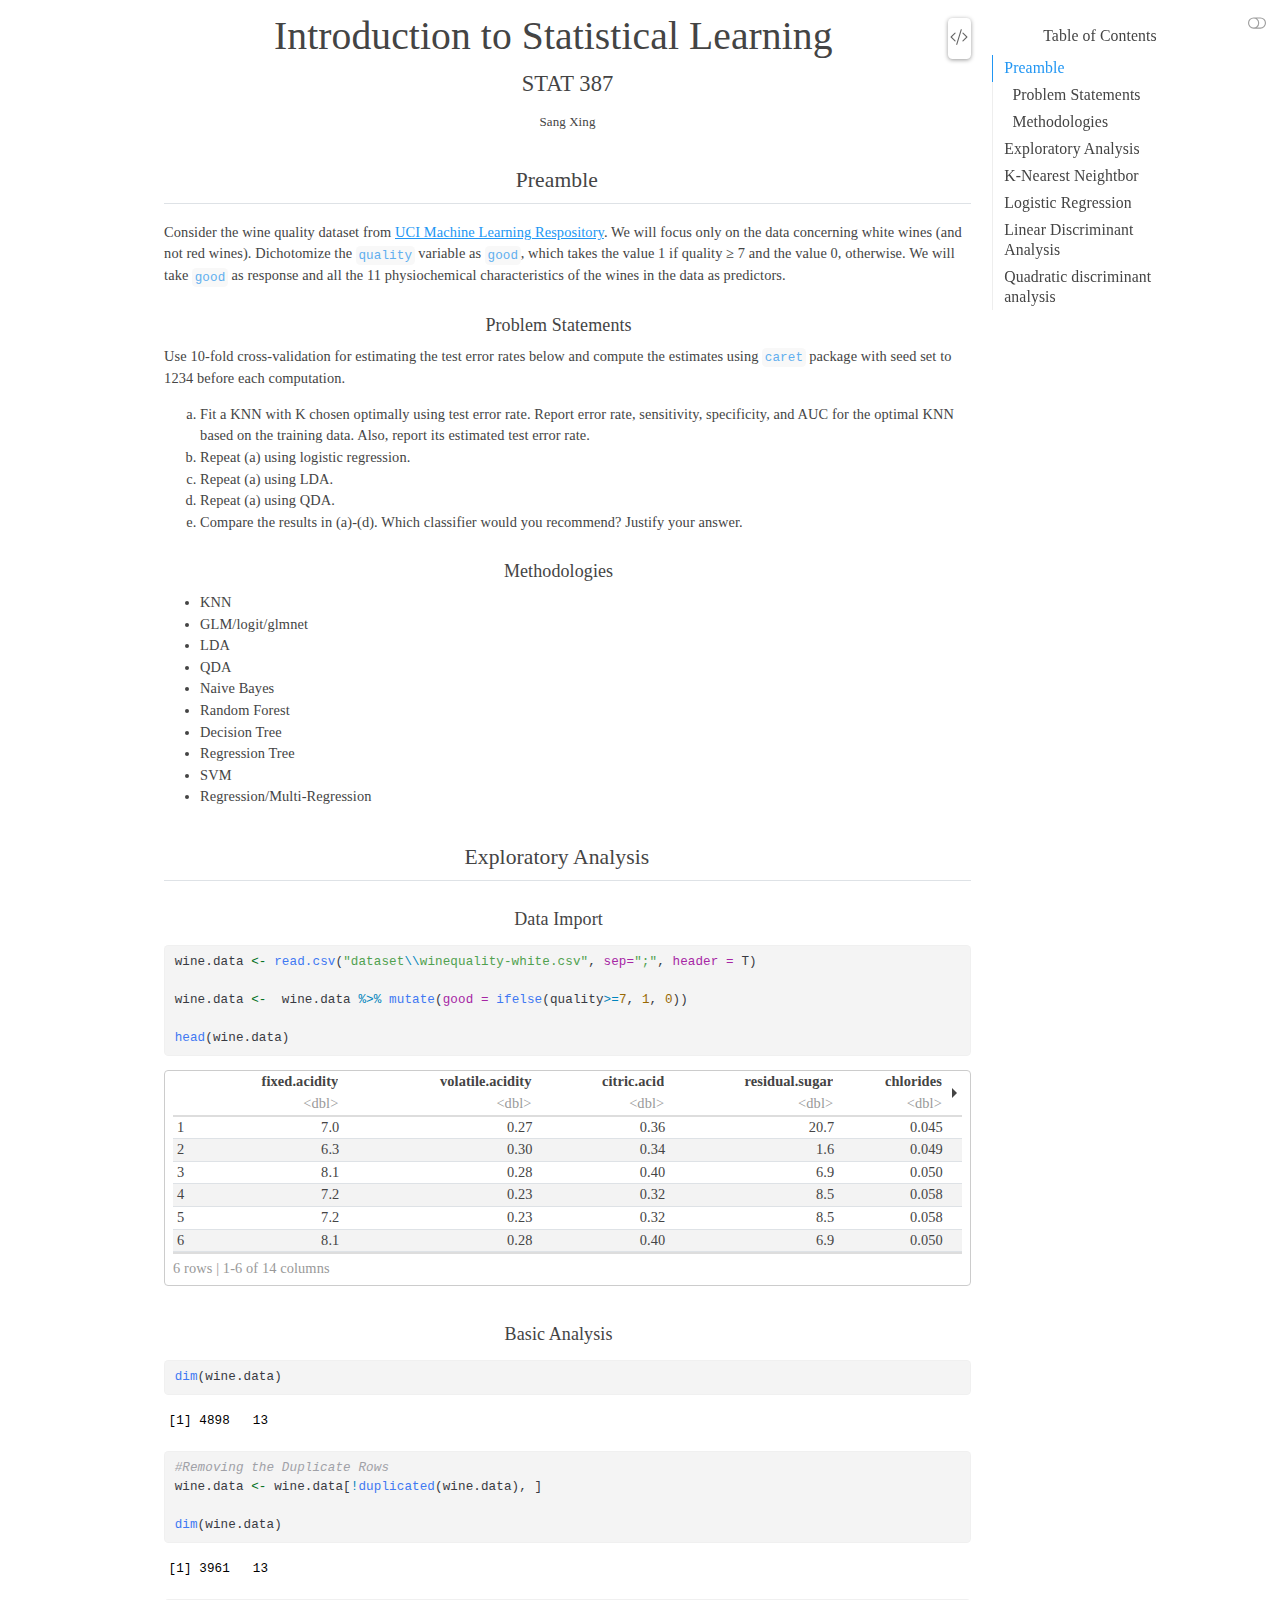
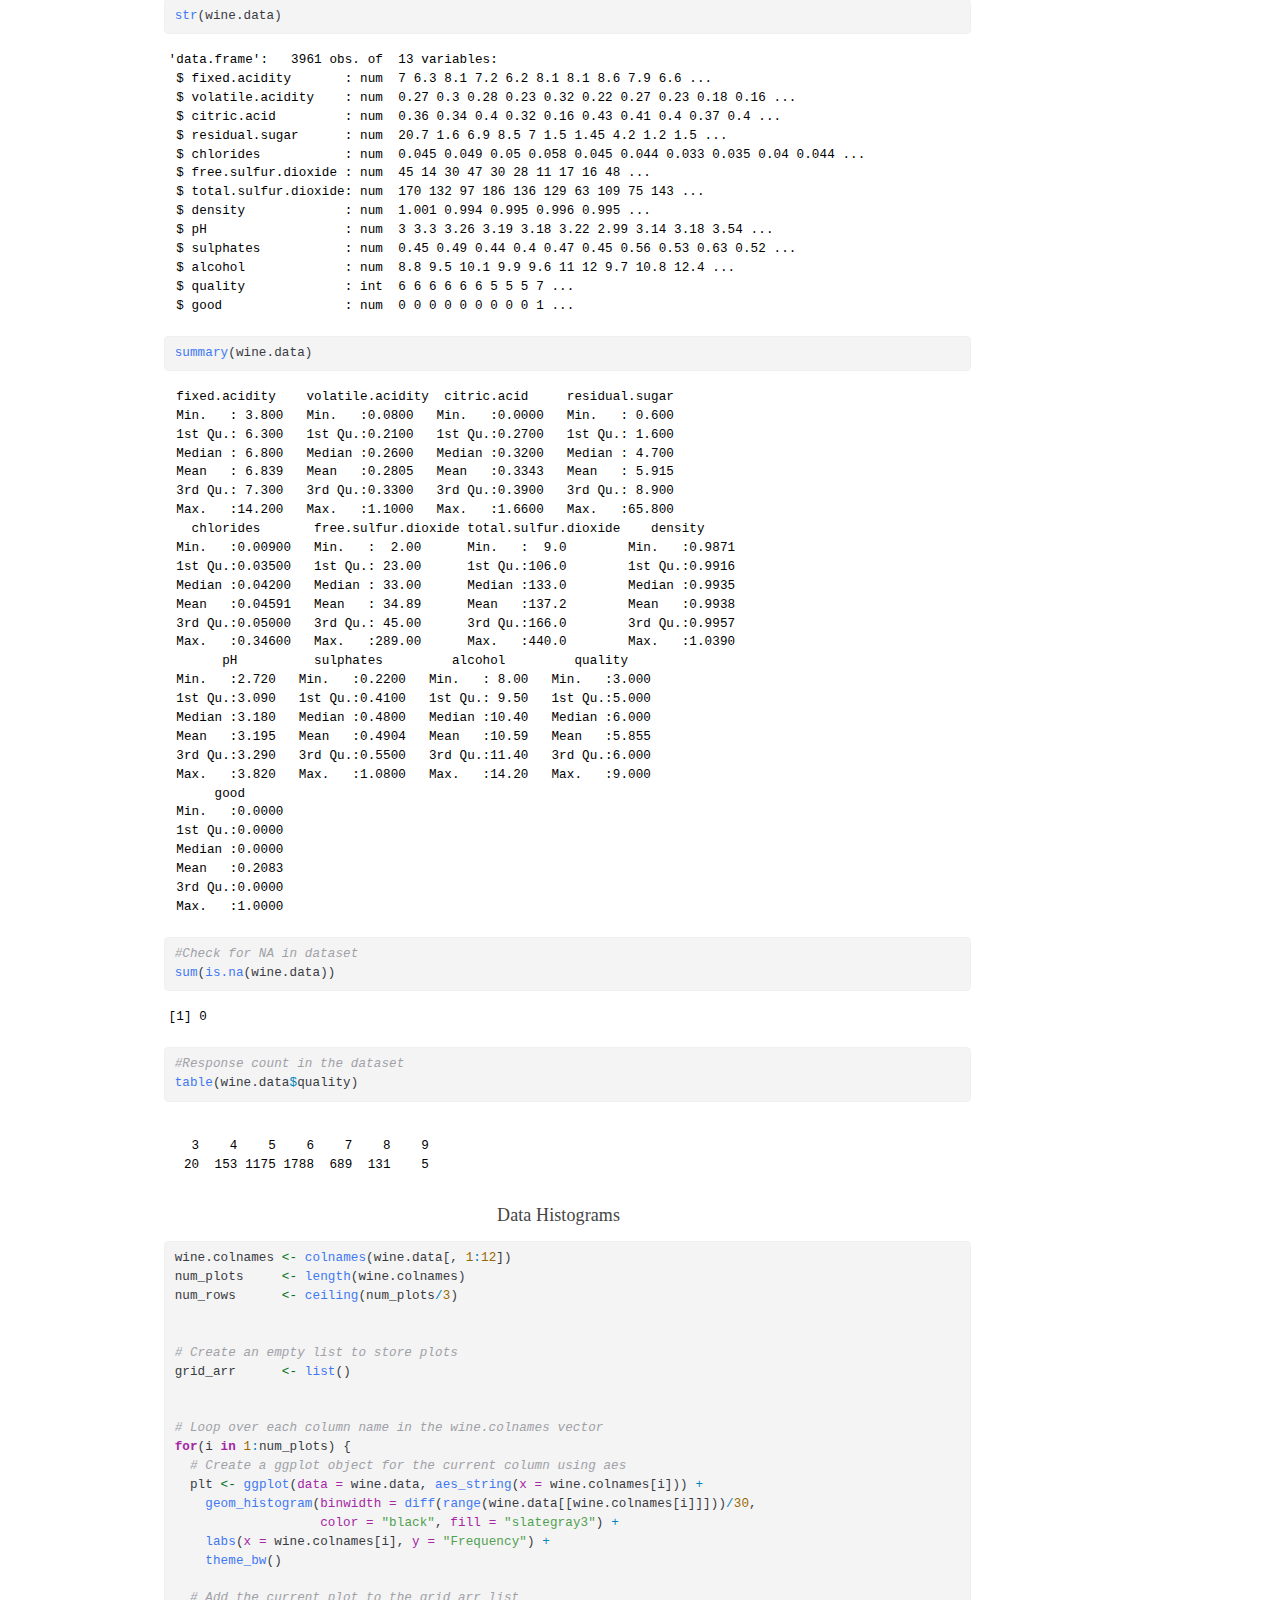
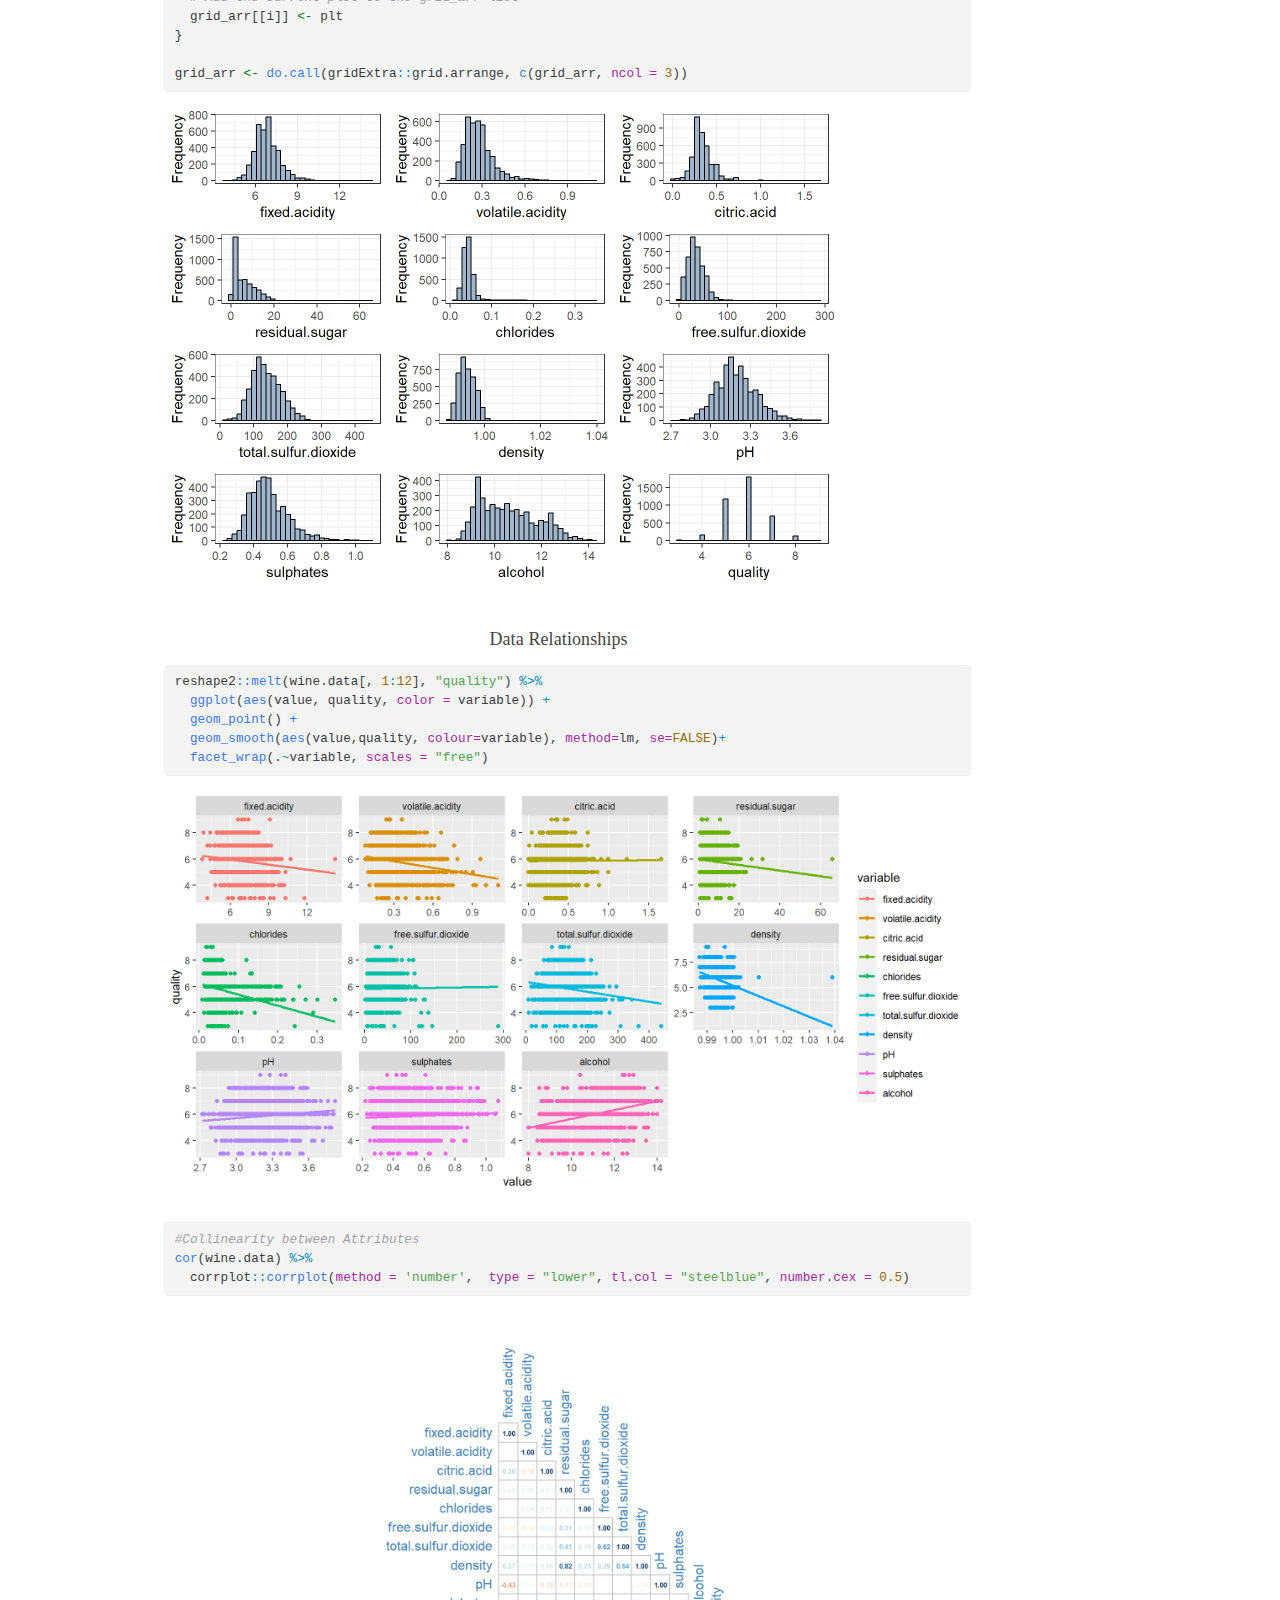
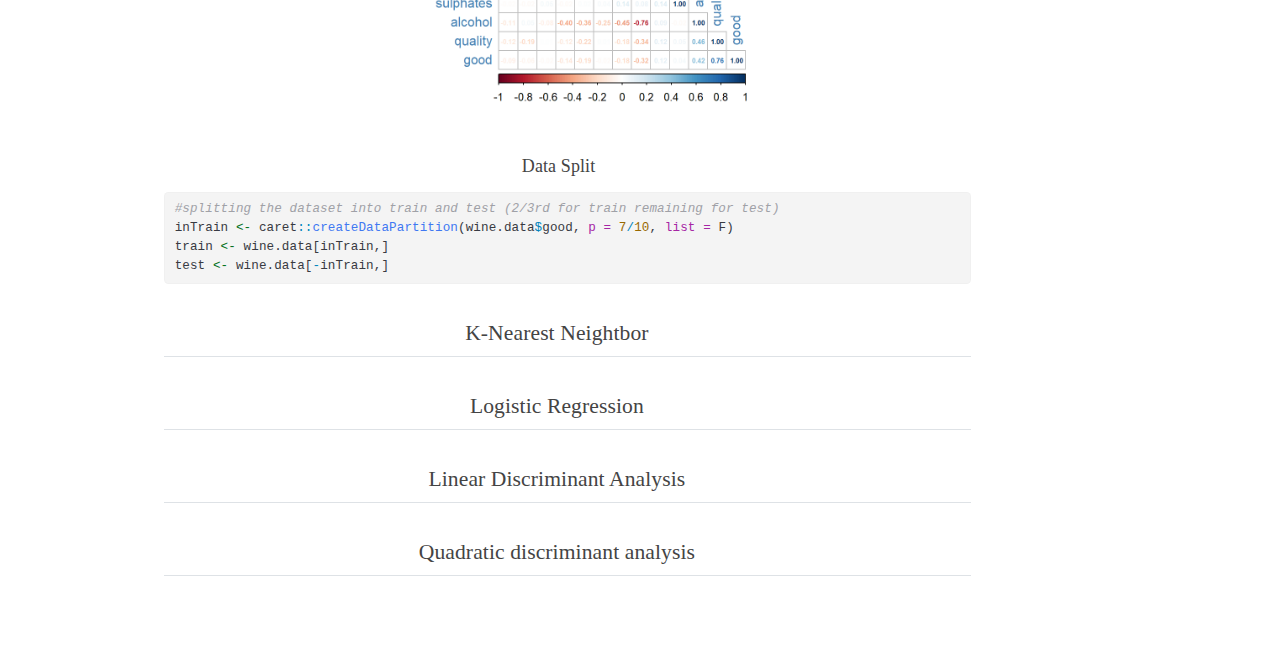
<file: src/Sang/Sang.html>
<!DOCTYPE html>
<html xmlns="http://www.w3.org/1999/xhtml" lang="en" xml:lang="en"><head>

<meta charset="utf-8">
<meta name="generator" content="quarto-1.1.251">

<meta name="viewport" content="width=device-width, initial-scale=1.0, user-scalable=yes">

<meta name="author" content="Sang Xing">

<title>Introduction to Statistical Learning</title>
<style>
code{white-space: pre-wrap;}
span.smallcaps{font-variant: small-caps;}
div.columns{display: flex; gap: min(4vw, 1.5em);}
div.column{flex: auto; overflow-x: auto;}
div.hanging-indent{margin-left: 1.5em; text-indent: -1.5em;}
ul.task-list{list-style: none;}
ul.task-list li input[type="checkbox"] {
  width: 0.8em;
  margin: 0 0.8em 0.2em -1.6em;
  vertical-align: middle;
}
pre > code.sourceCode { white-space: pre; position: relative; }
pre > code.sourceCode > span { display: inline-block; line-height: 1.25; }
pre > code.sourceCode > span:empty { height: 1.2em; }
.sourceCode { overflow: visible; }
code.sourceCode > span { color: inherit; text-decoration: inherit; }
div.sourceCode { margin: 1em 0; }
pre.sourceCode { margin: 0; }
@media screen {
div.sourceCode { overflow: auto; }
}
@media print {
pre > code.sourceCode { white-space: pre-wrap; }
pre > code.sourceCode > span { text-indent: -5em; padding-left: 5em; }
}
pre.numberSource code
  { counter-reset: source-line 0; }
pre.numberSource code > span
  { position: relative; left: -4em; counter-increment: source-line; }
pre.numberSource code > span > a:first-child::before
  { content: counter(source-line);
    position: relative; left: -1em; text-align: right; vertical-align: baseline;
    border: none; display: inline-block;
    -webkit-touch-callout: none; -webkit-user-select: none;
    -khtml-user-select: none; -moz-user-select: none;
    -ms-user-select: none; user-select: none;
    padding: 0 4px; width: 4em;
    color: #aaaaaa;
  }
pre.numberSource { margin-left: 3em; border-left: 1px solid #aaaaaa;  padding-left: 4px; }
div.sourceCode
  {   }
@media screen {
pre > code.sourceCode > span > a:first-child::before { text-decoration: underline; }
}
code span.al { color: #ff0000; font-weight: bold; } /* Alert */
code span.an { color: #60a0b0; font-weight: bold; font-style: italic; } /* Annotation */
code span.at { color: #7d9029; } /* Attribute */
code span.bn { color: #40a070; } /* BaseN */
code span.bu { color: #008000; } /* BuiltIn */
code span.cf { color: #007020; font-weight: bold; } /* ControlFlow */
code span.ch { color: #4070a0; } /* Char */
code span.cn { color: #880000; } /* Constant */
code span.co { color: #60a0b0; font-style: italic; } /* Comment */
code span.cv { color: #60a0b0; font-weight: bold; font-style: italic; } /* CommentVar */
code span.do { color: #ba2121; font-style: italic; } /* Documentation */
code span.dt { color: #902000; } /* DataType */
code span.dv { color: #40a070; } /* DecVal */
code span.er { color: #ff0000; font-weight: bold; } /* Error */
code span.ex { } /* Extension */
code span.fl { color: #40a070; } /* Float */
code span.fu { color: #06287e; } /* Function */
code span.im { color: #008000; font-weight: bold; } /* Import */
code span.in { color: #60a0b0; font-weight: bold; font-style: italic; } /* Information */
code span.kw { color: #007020; font-weight: bold; } /* Keyword */
code span.op { color: #666666; } /* Operator */
code span.ot { color: #007020; } /* Other */
code span.pp { color: #bc7a00; } /* Preprocessor */
code span.sc { color: #4070a0; } /* SpecialChar */
code span.ss { color: #bb6688; } /* SpecialString */
code span.st { color: #4070a0; } /* String */
code span.va { color: #19177c; } /* Variable */
code span.vs { color: #4070a0; } /* VerbatimString */
code span.wa { color: #60a0b0; font-weight: bold; font-style: italic; } /* Warning */
</style>


<script src="Sang_files/libs/clipboard/clipboard.min.js"></script>
<script src="Sang_files/libs/quarto-html/quarto.js"></script>
<script src="Sang_files/libs/quarto-html/popper.min.js"></script>
<script src="Sang_files/libs/quarto-html/tippy.umd.min.js"></script>
<script src="Sang_files/libs/quarto-html/anchor.min.js"></script>
<link href="Sang_files/libs/quarto-html/tippy.css" rel="stylesheet">
<link href="Sang_files/libs/quarto-html/quarto-syntax-highlighting.css" rel="stylesheet" class="quarto-color-scheme" id="quarto-text-highlighting-styles">
<link href="Sang_files/libs/quarto-html/quarto-syntax-highlighting-dark.css" rel="prefetch" class="quarto-color-scheme quarto-color-alternate" id="quarto-text-highlighting-styles">
<script src="Sang_files/libs/bootstrap/bootstrap.min.js"></script>
<link href="Sang_files/libs/bootstrap/bootstrap-icons.css" rel="stylesheet">
<link href="Sang_files/libs/bootstrap/bootstrap.min.css" rel="stylesheet" class="quarto-color-scheme" id="quarto-bootstrap" data-mode="light">
<link href="Sang_files/libs/bootstrap/bootstrap-dark.min.css" rel="prefetch" class="quarto-color-scheme quarto-color-alternate" id="quarto-bootstrap" data-mode="dark">
<style>html{ scroll-behavior: smooth; }</style>

<link href="Sang_files/libs/pagedtable-1.1/css/pagedtable.css" rel="stylesheet">
<script src="Sang_files/libs/pagedtable-1.1/js/pagedtable.js"></script>


</head>

<body>

<div id="quarto-content" class="page-columns page-rows-contents page-layout-article">
<div id="quarto-margin-sidebar" class="sidebar margin-sidebar">
  <nav id="TOC" role="doc-toc" class="toc-active">
    <h2 id="toc-title">Table of Contents</h2>
   
  <ul>
  <li><a href="#preamble" id="toc-preamble" class="nav-link active" data-scroll-target="#preamble">Preamble</a>
  <ul>
  <li><a href="#problem-statements" id="toc-problem-statements" class="nav-link" data-scroll-target="#problem-statements">Problem Statements</a></li>
  <li><a href="#methodologies" id="toc-methodologies" class="nav-link" data-scroll-target="#methodologies">Methodologies</a></li>
  </ul></li>
  <li><a href="#exploratory-analysis" id="toc-exploratory-analysis" class="nav-link" data-scroll-target="#exploratory-analysis">Exploratory Analysis</a>
  <ul>
  <li><a href="#data-import" id="toc-data-import" class="nav-link" data-scroll-target="#data-import">Data Import</a></li>
  <li><a href="#basic-analysis" id="toc-basic-analysis" class="nav-link" data-scroll-target="#basic-analysis">Basic Analysis</a></li>
  <li><a href="#data-histograms" id="toc-data-histograms" class="nav-link" data-scroll-target="#data-histograms">Data Histograms</a></li>
  <li><a href="#data-relationships" id="toc-data-relationships" class="nav-link" data-scroll-target="#data-relationships">Data Relationships</a></li>
  <li><a href="#data-split" id="toc-data-split" class="nav-link" data-scroll-target="#data-split">Data Split</a></li>
  </ul></li>
  <li><a href="#k-nearest-neightbor" id="toc-k-nearest-neightbor" class="nav-link" data-scroll-target="#k-nearest-neightbor">K-Nearest Neightbor</a></li>
  <li><a href="#logistic-regression" id="toc-logistic-regression" class="nav-link" data-scroll-target="#logistic-regression">Logistic Regression</a></li>
  <li><a href="#linear-discriminant-analysis" id="toc-linear-discriminant-analysis" class="nav-link" data-scroll-target="#linear-discriminant-analysis">Linear Discriminant Analysis</a></li>
  <li><a href="#quadratic-discriminant-analysis" id="toc-quadratic-discriminant-analysis" class="nav-link" data-scroll-target="#quadratic-discriminant-analysis">Quadratic discriminant analysis</a></li>
  </ul>
</nav>
</div>
<main class="content" id="quarto-document-content">

<header id="title-block-header" class="quarto-title-block default">
<div class="quarto-title">
<div class="quarto-title-block"><div><h1 class="title">Introduction to Statistical Learning</h1><button type="button" class="btn code-tools-button" id="quarto-code-tools-source"><i class="bi"></i></button></div></div>
<p class="subtitle lead">STAT 387</p>
</div>



<div class="quarto-title-meta">

    <div>
    <div class="quarto-title-meta-heading">Author</div>
    <div class="quarto-title-meta-contents">
             <p>Sang Xing </p>
          </div>
  </div>
    
    
  </div>
  

</header>

<div class="cell">

<style type="text/css">
body {
font-family: "Times New Roman";
font-size: 0.8em;
}

h2, .h2, h2.anchored, 
h3, .h3, h3.anchored,
.quarto-title, 
.quarto-title-meta {
text-align: center;
}

h2, .h2 {
font-size: 1.5em;
}

h3, .h3 {
font-size: 1.25em;
}

h4, .h4 {
font-size: 1em;
}

h5, .h5 {
font-size: 0.75em;
}

h6, .h6 {
font-size: 0.7em;
}

.quarto-title-meta {
display: block!important;
}

.quarto-title-meta-heading {
display: none;
}

code {
color: #61AFEF;
}

.btn {
border-color: #f8f9fa9e!important;
}

body.quarto-dark {
background-color: #282c34;

color: #d8dee9;

.pagedtable .even {
background-color: #3b4252!important;
}

p code:not(.sourceCode), li code:not(.sourceCode) {
background-color: #4c566a!important;
}
}
</style>
</div>
<section id="preamble" class="level2">
<h2 class="anchored" data-anchor-id="preamble">Preamble</h2>
<p>Consider the wine quality dataset from <a href="https://archive.ics.uci.edu/ml/datasets/Wine+Quality">UCI Machine Learning Respository</a>. We will focus only on the data concerning white wines (and not red wines). Dichotomize the <code>quality</code> variable as <code>good</code>, which takes the value 1 if quality ≥ 7 and the value 0, otherwise. We will take <code>good</code> as response and all the 11 physiochemical characteristics of the wines in the data as predictors.</p>
<section id="problem-statements" class="level3">
<h3 class="anchored" data-anchor-id="problem-statements">Problem Statements</h3>
<p>Use 10-fold cross-validation for estimating the test error rates below and compute the estimates using <code>caret</code> package with seed set to 1234 before each computation.</p>
<ol type="a">
<li>Fit a KNN with K chosen optimally using test error rate. Report error rate, sensitivity, specificity, and AUC for the optimal KNN based on the training data. Also, report its estimated test error rate.</li>
<li>Repeat (a) using logistic regression.</li>
<li>Repeat (a) using LDA.</li>
<li>Repeat (a) using QDA.</li>
<li>Compare the results in (a)-(d). Which classifier would you recommend? Justify your answer.</li>
</ol>
</section>
<section id="methodologies" class="level3">
<h3 class="anchored" data-anchor-id="methodologies">Methodologies</h3>
<ul>
<li>KNN</li>
<li>GLM/logit/glmnet</li>
<li>LDA</li>
<li>QDA</li>
<li>Naive Bayes</li>
<li>Random Forest</li>
<li>Decision Tree</li>
<li>Regression Tree</li>
<li>SVM</li>
<li>Regression/Multi-Regression</li>
</ul>
</section>
</section>
<section id="exploratory-analysis" class="level2">
<h2 class="anchored" data-anchor-id="exploratory-analysis">Exploratory Analysis</h2>
<section id="data-import" class="level3">
<h3 class="anchored" data-anchor-id="data-import">Data Import</h3>
<div class="cell">
<div class="sourceCode cell-code" id="cb1"><pre class="sourceCode r code-with-copy"><code class="sourceCode r"><span id="cb1-1"><a href="#cb1-1" aria-hidden="true" tabindex="-1"></a>wine.data <span class="ot">&lt;-</span> <span class="fu">read.csv</span>(<span class="st">"dataset</span><span class="sc">\\</span><span class="st">winequality-white.csv"</span>, <span class="at">sep=</span><span class="st">";"</span>, <span class="at">header =</span> T)</span>
<span id="cb1-2"><a href="#cb1-2" aria-hidden="true" tabindex="-1"></a></span>
<span id="cb1-3"><a href="#cb1-3" aria-hidden="true" tabindex="-1"></a>wine.data <span class="ot">&lt;-</span>  wine.data <span class="sc">%&gt;%</span> <span class="fu">mutate</span>(<span class="at">good =</span> <span class="fu">ifelse</span>(quality<span class="sc">&gt;=</span><span class="dv">7</span>, <span class="dv">1</span>, <span class="dv">0</span>))</span>
<span id="cb1-4"><a href="#cb1-4" aria-hidden="true" tabindex="-1"></a></span>
<span id="cb1-5"><a href="#cb1-5" aria-hidden="true" tabindex="-1"></a><span class="fu">head</span>(wine.data)</span></code><button title="Copy to Clipboard" class="code-copy-button"><i class="bi"></i></button></pre></div>
<div class="cell-output-display">

<div data-pagedtable="false">
  <script data-pagedtable-source="" type="application/json">
{"columns":[{"label":[""],"name":["_rn_"],"type":[""],"align":["left"]},{"label":["fixed.acidity"],"name":[1],"type":["dbl"],"align":["right"]},{"label":["volatile.acidity"],"name":[2],"type":["dbl"],"align":["right"]},{"label":["citric.acid"],"name":[3],"type":["dbl"],"align":["right"]},{"label":["residual.sugar"],"name":[4],"type":["dbl"],"align":["right"]},{"label":["chlorides"],"name":[5],"type":["dbl"],"align":["right"]},{"label":["free.sulfur.dioxide"],"name":[6],"type":["dbl"],"align":["right"]},{"label":["total.sulfur.dioxide"],"name":[7],"type":["dbl"],"align":["right"]},{"label":["density"],"name":[8],"type":["dbl"],"align":["right"]},{"label":["pH"],"name":[9],"type":["dbl"],"align":["right"]},{"label":["sulphates"],"name":[10],"type":["dbl"],"align":["right"]},{"label":["alcohol"],"name":[11],"type":["dbl"],"align":["right"]},{"label":["quality"],"name":[12],"type":["int"],"align":["right"]},{"label":["good"],"name":[13],"type":["dbl"],"align":["right"]}],"data":[{"1":"7.0","2":"0.27","3":"0.36","4":"20.7","5":"0.045","6":"45","7":"170","8":"1.0010","9":"3.00","10":"0.45","11":"8.8","12":"6","13":"0","_rn_":"1"},{"1":"6.3","2":"0.30","3":"0.34","4":"1.6","5":"0.049","6":"14","7":"132","8":"0.9940","9":"3.30","10":"0.49","11":"9.5","12":"6","13":"0","_rn_":"2"},{"1":"8.1","2":"0.28","3":"0.40","4":"6.9","5":"0.050","6":"30","7":"97","8":"0.9951","9":"3.26","10":"0.44","11":"10.1","12":"6","13":"0","_rn_":"3"},{"1":"7.2","2":"0.23","3":"0.32","4":"8.5","5":"0.058","6":"47","7":"186","8":"0.9956","9":"3.19","10":"0.40","11":"9.9","12":"6","13":"0","_rn_":"4"},{"1":"7.2","2":"0.23","3":"0.32","4":"8.5","5":"0.058","6":"47","7":"186","8":"0.9956","9":"3.19","10":"0.40","11":"9.9","12":"6","13":"0","_rn_":"5"},{"1":"8.1","2":"0.28","3":"0.40","4":"6.9","5":"0.050","6":"30","7":"97","8":"0.9951","9":"3.26","10":"0.44","11":"10.1","12":"6","13":"0","_rn_":"6"}],"options":{"columns":{"min":{},"max":[10]},"rows":{"min":[10],"max":[10]},"pages":{}}}
  </script>
</div>
</div>
</div>
</section>
<section id="basic-analysis" class="level3">
<h3 class="anchored" data-anchor-id="basic-analysis">Basic Analysis</h3>
<div class="cell">
<div class="sourceCode cell-code" id="cb2"><pre class="sourceCode r code-with-copy"><code class="sourceCode r"><span id="cb2-1"><a href="#cb2-1" aria-hidden="true" tabindex="-1"></a><span class="fu">dim</span>(wine.data)</span></code><button title="Copy to Clipboard" class="code-copy-button"><i class="bi"></i></button></pre></div>
<div class="cell-output cell-output-stdout">
<pre><code>[1] 4898   13</code></pre>
</div>
<div class="sourceCode cell-code" id="cb4"><pre class="sourceCode r code-with-copy"><code class="sourceCode r"><span id="cb4-1"><a href="#cb4-1" aria-hidden="true" tabindex="-1"></a><span class="co">#Removing the Duplicate Rows</span></span>
<span id="cb4-2"><a href="#cb4-2" aria-hidden="true" tabindex="-1"></a>wine.data <span class="ot">&lt;-</span> wine.data[<span class="sc">!</span><span class="fu">duplicated</span>(wine.data), ]</span>
<span id="cb4-3"><a href="#cb4-3" aria-hidden="true" tabindex="-1"></a></span>
<span id="cb4-4"><a href="#cb4-4" aria-hidden="true" tabindex="-1"></a><span class="fu">dim</span>(wine.data)</span></code><button title="Copy to Clipboard" class="code-copy-button"><i class="bi"></i></button></pre></div>
<div class="cell-output cell-output-stdout">
<pre><code>[1] 3961   13</code></pre>
</div>
<div class="sourceCode cell-code" id="cb6"><pre class="sourceCode r code-with-copy"><code class="sourceCode r"><span id="cb6-1"><a href="#cb6-1" aria-hidden="true" tabindex="-1"></a><span class="fu">str</span>(wine.data)</span></code><button title="Copy to Clipboard" class="code-copy-button"><i class="bi"></i></button></pre></div>
<div class="cell-output cell-output-stdout">
<pre><code>'data.frame':   3961 obs. of  13 variables:
 $ fixed.acidity       : num  7 6.3 8.1 7.2 6.2 8.1 8.1 8.6 7.9 6.6 ...
 $ volatile.acidity    : num  0.27 0.3 0.28 0.23 0.32 0.22 0.27 0.23 0.18 0.16 ...
 $ citric.acid         : num  0.36 0.34 0.4 0.32 0.16 0.43 0.41 0.4 0.37 0.4 ...
 $ residual.sugar      : num  20.7 1.6 6.9 8.5 7 1.5 1.45 4.2 1.2 1.5 ...
 $ chlorides           : num  0.045 0.049 0.05 0.058 0.045 0.044 0.033 0.035 0.04 0.044 ...
 $ free.sulfur.dioxide : num  45 14 30 47 30 28 11 17 16 48 ...
 $ total.sulfur.dioxide: num  170 132 97 186 136 129 63 109 75 143 ...
 $ density             : num  1.001 0.994 0.995 0.996 0.995 ...
 $ pH                  : num  3 3.3 3.26 3.19 3.18 3.22 2.99 3.14 3.18 3.54 ...
 $ sulphates           : num  0.45 0.49 0.44 0.4 0.47 0.45 0.56 0.53 0.63 0.52 ...
 $ alcohol             : num  8.8 9.5 10.1 9.9 9.6 11 12 9.7 10.8 12.4 ...
 $ quality             : int  6 6 6 6 6 6 5 5 5 7 ...
 $ good                : num  0 0 0 0 0 0 0 0 0 1 ...</code></pre>
</div>
<div class="sourceCode cell-code" id="cb8"><pre class="sourceCode r code-with-copy"><code class="sourceCode r"><span id="cb8-1"><a href="#cb8-1" aria-hidden="true" tabindex="-1"></a><span class="fu">summary</span>(wine.data)</span></code><button title="Copy to Clipboard" class="code-copy-button"><i class="bi"></i></button></pre></div>
<div class="cell-output cell-output-stdout">
<pre><code> fixed.acidity    volatile.acidity  citric.acid     residual.sugar  
 Min.   : 3.800   Min.   :0.0800   Min.   :0.0000   Min.   : 0.600  
 1st Qu.: 6.300   1st Qu.:0.2100   1st Qu.:0.2700   1st Qu.: 1.600  
 Median : 6.800   Median :0.2600   Median :0.3200   Median : 4.700  
 Mean   : 6.839   Mean   :0.2805   Mean   :0.3343   Mean   : 5.915  
 3rd Qu.: 7.300   3rd Qu.:0.3300   3rd Qu.:0.3900   3rd Qu.: 8.900  
 Max.   :14.200   Max.   :1.1000   Max.   :1.6600   Max.   :65.800  
   chlorides       free.sulfur.dioxide total.sulfur.dioxide    density      
 Min.   :0.00900   Min.   :  2.00      Min.   :  9.0        Min.   :0.9871  
 1st Qu.:0.03500   1st Qu.: 23.00      1st Qu.:106.0        1st Qu.:0.9916  
 Median :0.04200   Median : 33.00      Median :133.0        Median :0.9935  
 Mean   :0.04591   Mean   : 34.89      Mean   :137.2        Mean   :0.9938  
 3rd Qu.:0.05000   3rd Qu.: 45.00      3rd Qu.:166.0        3rd Qu.:0.9957  
 Max.   :0.34600   Max.   :289.00      Max.   :440.0        Max.   :1.0390  
       pH          sulphates         alcohol         quality     
 Min.   :2.720   Min.   :0.2200   Min.   : 8.00   Min.   :3.000  
 1st Qu.:3.090   1st Qu.:0.4100   1st Qu.: 9.50   1st Qu.:5.000  
 Median :3.180   Median :0.4800   Median :10.40   Median :6.000  
 Mean   :3.195   Mean   :0.4904   Mean   :10.59   Mean   :5.855  
 3rd Qu.:3.290   3rd Qu.:0.5500   3rd Qu.:11.40   3rd Qu.:6.000  
 Max.   :3.820   Max.   :1.0800   Max.   :14.20   Max.   :9.000  
      good       
 Min.   :0.0000  
 1st Qu.:0.0000  
 Median :0.0000  
 Mean   :0.2083  
 3rd Qu.:0.0000  
 Max.   :1.0000  </code></pre>
</div>
<div class="sourceCode cell-code" id="cb10"><pre class="sourceCode r code-with-copy"><code class="sourceCode r"><span id="cb10-1"><a href="#cb10-1" aria-hidden="true" tabindex="-1"></a><span class="co">#Check for NA in dataset</span></span>
<span id="cb10-2"><a href="#cb10-2" aria-hidden="true" tabindex="-1"></a><span class="fu">sum</span>(<span class="fu">is.na</span>(wine.data))</span></code><button title="Copy to Clipboard" class="code-copy-button"><i class="bi"></i></button></pre></div>
<div class="cell-output cell-output-stdout">
<pre><code>[1] 0</code></pre>
</div>
<div class="sourceCode cell-code" id="cb12"><pre class="sourceCode r code-with-copy"><code class="sourceCode r"><span id="cb12-1"><a href="#cb12-1" aria-hidden="true" tabindex="-1"></a><span class="co">#Response count in the dataset</span></span>
<span id="cb12-2"><a href="#cb12-2" aria-hidden="true" tabindex="-1"></a><span class="fu">table</span>(wine.data<span class="sc">$</span>quality)</span></code><button title="Copy to Clipboard" class="code-copy-button"><i class="bi"></i></button></pre></div>
<div class="cell-output cell-output-stdout">
<pre><code>
   3    4    5    6    7    8    9 
  20  153 1175 1788  689  131    5 </code></pre>
</div>
</div>
</section>
<section id="data-histograms" class="level3">
<h3 class="anchored" data-anchor-id="data-histograms">Data Histograms</h3>
<div class="cell">
<div class="sourceCode cell-code" id="cb14"><pre class="sourceCode r code-with-copy"><code class="sourceCode r"><span id="cb14-1"><a href="#cb14-1" aria-hidden="true" tabindex="-1"></a>wine.colnames <span class="ot">&lt;-</span> <span class="fu">colnames</span>(wine.data[, <span class="dv">1</span><span class="sc">:</span><span class="dv">12</span>])</span>
<span id="cb14-2"><a href="#cb14-2" aria-hidden="true" tabindex="-1"></a>num_plots     <span class="ot">&lt;-</span> <span class="fu">length</span>(wine.colnames)</span>
<span id="cb14-3"><a href="#cb14-3" aria-hidden="true" tabindex="-1"></a>num_rows      <span class="ot">&lt;-</span> <span class="fu">ceiling</span>(num_plots<span class="sc">/</span><span class="dv">3</span>)</span>
<span id="cb14-4"><a href="#cb14-4" aria-hidden="true" tabindex="-1"></a></span>
<span id="cb14-5"><a href="#cb14-5" aria-hidden="true" tabindex="-1"></a></span>
<span id="cb14-6"><a href="#cb14-6" aria-hidden="true" tabindex="-1"></a><span class="co"># Create an empty list to store plots</span></span>
<span id="cb14-7"><a href="#cb14-7" aria-hidden="true" tabindex="-1"></a>grid_arr      <span class="ot">&lt;-</span> <span class="fu">list</span>()</span>
<span id="cb14-8"><a href="#cb14-8" aria-hidden="true" tabindex="-1"></a></span>
<span id="cb14-9"><a href="#cb14-9" aria-hidden="true" tabindex="-1"></a></span>
<span id="cb14-10"><a href="#cb14-10" aria-hidden="true" tabindex="-1"></a><span class="co"># Loop over each column name in the wine.colnames vector</span></span>
<span id="cb14-11"><a href="#cb14-11" aria-hidden="true" tabindex="-1"></a><span class="cf">for</span>(i <span class="cf">in</span> <span class="dv">1</span><span class="sc">:</span>num_plots) {</span>
<span id="cb14-12"><a href="#cb14-12" aria-hidden="true" tabindex="-1"></a>  <span class="co"># Create a ggplot object for the current column using aes</span></span>
<span id="cb14-13"><a href="#cb14-13" aria-hidden="true" tabindex="-1"></a>  plt <span class="ot">&lt;-</span> <span class="fu">ggplot</span>(<span class="at">data =</span> wine.data, <span class="fu">aes_string</span>(<span class="at">x =</span> wine.colnames[i])) <span class="sc">+</span></span>
<span id="cb14-14"><a href="#cb14-14" aria-hidden="true" tabindex="-1"></a>    <span class="fu">geom_histogram</span>(<span class="at">binwidth =</span> <span class="fu">diff</span>(<span class="fu">range</span>(wine.data[[wine.colnames[i]]]))<span class="sc">/</span><span class="dv">30</span>, </span>
<span id="cb14-15"><a href="#cb14-15" aria-hidden="true" tabindex="-1"></a>                   <span class="at">color =</span> <span class="st">"black"</span>, <span class="at">fill =</span> <span class="st">"slategray3"</span>) <span class="sc">+</span></span>
<span id="cb14-16"><a href="#cb14-16" aria-hidden="true" tabindex="-1"></a>    <span class="fu">labs</span>(<span class="at">x =</span> wine.colnames[i], <span class="at">y =</span> <span class="st">"Frequency"</span>) <span class="sc">+</span></span>
<span id="cb14-17"><a href="#cb14-17" aria-hidden="true" tabindex="-1"></a>    <span class="fu">theme_bw</span>()</span>
<span id="cb14-18"><a href="#cb14-18" aria-hidden="true" tabindex="-1"></a>  </span>
<span id="cb14-19"><a href="#cb14-19" aria-hidden="true" tabindex="-1"></a>  <span class="co"># Add the current plot to the grid_arr list</span></span>
<span id="cb14-20"><a href="#cb14-20" aria-hidden="true" tabindex="-1"></a>  grid_arr[[i]] <span class="ot">&lt;-</span> plt</span>
<span id="cb14-21"><a href="#cb14-21" aria-hidden="true" tabindex="-1"></a>}</span>
<span id="cb14-22"><a href="#cb14-22" aria-hidden="true" tabindex="-1"></a></span>
<span id="cb14-23"><a href="#cb14-23" aria-hidden="true" tabindex="-1"></a>grid_arr <span class="ot">&lt;-</span> <span class="fu">do.call</span>(gridExtra<span class="sc">::</span>grid.arrange, <span class="fu">c</span>(grid_arr, <span class="at">ncol =</span> <span class="dv">3</span>))</span></code><button title="Copy to Clipboard" class="code-copy-button"><i class="bi"></i></button></pre></div>
<div class="cell-output-display">
<p><img src="Sang_files/figure-html/hist-1.png" class="img-fluid" width="672"></p>
</div>
</div>
<div class="cell">

</div>
</section>
<section id="data-relationships" class="level3">
<h3 class="anchored" data-anchor-id="data-relationships">Data Relationships</h3>
<div class="cell">
<div class="sourceCode cell-code" id="cb15"><pre class="sourceCode r code-with-copy"><code class="sourceCode r"><span id="cb15-1"><a href="#cb15-1" aria-hidden="true" tabindex="-1"></a>reshape2<span class="sc">::</span><span class="fu">melt</span>(wine.data[, <span class="dv">1</span><span class="sc">:</span><span class="dv">12</span>], <span class="st">"quality"</span>) <span class="sc">%&gt;%</span> </span>
<span id="cb15-2"><a href="#cb15-2" aria-hidden="true" tabindex="-1"></a>  <span class="fu">ggplot</span>(<span class="fu">aes</span>(value, quality, <span class="at">color =</span> variable)) <span class="sc">+</span>  </span>
<span id="cb15-3"><a href="#cb15-3" aria-hidden="true" tabindex="-1"></a>  <span class="fu">geom_point</span>() <span class="sc">+</span> </span>
<span id="cb15-4"><a href="#cb15-4" aria-hidden="true" tabindex="-1"></a>  <span class="fu">geom_smooth</span>(<span class="fu">aes</span>(value,quality, <span class="at">colour=</span>variable), <span class="at">method=</span>lm, <span class="at">se=</span><span class="cn">FALSE</span>)<span class="sc">+</span></span>
<span id="cb15-5"><a href="#cb15-5" aria-hidden="true" tabindex="-1"></a>  <span class="fu">facet_wrap</span>(.<span class="sc">~</span>variable, <span class="at">scales =</span> <span class="st">"free"</span>)</span></code><button title="Copy to Clipboard" class="code-copy-button"><i class="bi"></i></button></pre></div>
<div class="cell-output-display">
<p><img src="Sang_files/figure-html/relation_plot-1.png" class="img-fluid" width="960"></p>
</div>
<div class="sourceCode cell-code" id="cb16"><pre class="sourceCode r code-with-copy"><code class="sourceCode r"><span id="cb16-1"><a href="#cb16-1" aria-hidden="true" tabindex="-1"></a><span class="co">#Collinearity between Attributes</span></span>
<span id="cb16-2"><a href="#cb16-2" aria-hidden="true" tabindex="-1"></a><span class="fu">cor</span>(wine.data) <span class="sc">%&gt;%</span> </span>
<span id="cb16-3"><a href="#cb16-3" aria-hidden="true" tabindex="-1"></a>  corrplot<span class="sc">::</span><span class="fu">corrplot</span>(<span class="at">method =</span> <span class="st">'number'</span>,  <span class="at">type =</span> <span class="st">"lower"</span>, <span class="at">tl.col =</span> <span class="st">"steelblue"</span>, <span class="at">number.cex =</span> <span class="fl">0.5</span>)</span></code><button title="Copy to Clipboard" class="code-copy-button"><i class="bi"></i></button></pre></div>
<div class="cell-output-display">
<p><img src="Sang_files/figure-html/relation_plot-2.png" class="img-fluid" width="960"></p>
</div>
</div>
</section>
<section id="data-split" class="level3">
<h3 class="anchored" data-anchor-id="data-split">Data Split</h3>
<div class="cell">
<div class="sourceCode cell-code" id="cb17"><pre class="sourceCode r code-with-copy"><code class="sourceCode r"><span id="cb17-1"><a href="#cb17-1" aria-hidden="true" tabindex="-1"></a><span class="co">#splitting the dataset into train and test (2/3rd for train remaining for test)</span></span>
<span id="cb17-2"><a href="#cb17-2" aria-hidden="true" tabindex="-1"></a>inTrain <span class="ot">&lt;-</span> caret<span class="sc">::</span><span class="fu">createDataPartition</span>(wine.data<span class="sc">$</span>good, <span class="at">p =</span> <span class="dv">7</span><span class="sc">/</span><span class="dv">10</span>, <span class="at">list =</span> F)</span>
<span id="cb17-3"><a href="#cb17-3" aria-hidden="true" tabindex="-1"></a>train <span class="ot">&lt;-</span> wine.data[inTrain,]</span>
<span id="cb17-4"><a href="#cb17-4" aria-hidden="true" tabindex="-1"></a>test <span class="ot">&lt;-</span> wine.data[<span class="sc">-</span>inTrain,]</span></code><button title="Copy to Clipboard" class="code-copy-button"><i class="bi"></i></button></pre></div>
</div>
</section>
</section>
<section id="k-nearest-neightbor" class="level2">
<h2 class="anchored" data-anchor-id="k-nearest-neightbor">K-Nearest Neightbor</h2>
</section>
<section id="logistic-regression" class="level2">
<h2 class="anchored" data-anchor-id="logistic-regression">Logistic Regression</h2>
</section>
<section id="linear-discriminant-analysis" class="level2">
<h2 class="anchored" data-anchor-id="linear-discriminant-analysis">Linear Discriminant Analysis</h2>
</section>
<section id="quadratic-discriminant-analysis" class="level2">
<h2 class="anchored" data-anchor-id="quadratic-discriminant-analysis">Quadratic discriminant analysis</h2>
<!-- -->

</section>

</main>
<!-- /main column -->
<script id="quarto-html-after-body" type="application/javascript">
window.document.addEventListener("DOMContentLoaded", function (event) {
  const toggleBodyColorMode = (bsSheetEl) => {
    const mode = bsSheetEl.getAttribute("data-mode");
    const bodyEl = window.document.querySelector("body");
    if (mode === "dark") {
      bodyEl.classList.add("quarto-dark");
      bodyEl.classList.remove("quarto-light");
    } else {
      bodyEl.classList.add("quarto-light");
      bodyEl.classList.remove("quarto-dark");
    }
  }
  const toggleBodyColorPrimary = () => {
    const bsSheetEl = window.document.querySelector("link#quarto-bootstrap");
    if (bsSheetEl) {
      toggleBodyColorMode(bsSheetEl);
    }
  }
  toggleBodyColorPrimary();  
  const disableStylesheet = (stylesheets) => {
    for (let i=0; i < stylesheets.length; i++) {
      const stylesheet = stylesheets[i];
      stylesheet.rel = 'prefetch';
    }
  }
  const enableStylesheet = (stylesheets) => {
    for (let i=0; i < stylesheets.length; i++) {
      const stylesheet = stylesheets[i];
      stylesheet.rel = 'stylesheet';
    }
  }
  const manageTransitions = (selector, allowTransitions) => {
    const els = window.document.querySelectorAll(selector);
    for (let i=0; i < els.length; i++) {
      const el = els[i];
      if (allowTransitions) {
        el.classList.remove('notransition');
      } else {
        el.classList.add('notransition');
      }
    }
  }
  const toggleColorMode = (alternate) => {
    // Switch the stylesheets
    const alternateStylesheets = window.document.querySelectorAll('link.quarto-color-scheme.quarto-color-alternate');
    manageTransitions('#quarto-margin-sidebar .nav-link', false);
    if (alternate) {
      enableStylesheet(alternateStylesheets);
      for (const sheetNode of alternateStylesheets) {
        if (sheetNode.id === "quarto-bootstrap") {
          toggleBodyColorMode(sheetNode);
        }
      }
    } else {
      disableStylesheet(alternateStylesheets);
      toggleBodyColorPrimary();
    }
    manageTransitions('#quarto-margin-sidebar .nav-link', true);
    // Switch the toggles
    const toggles = window.document.querySelectorAll('.quarto-color-scheme-toggle');
    for (let i=0; i < toggles.length; i++) {
      const toggle = toggles[i];
      if (toggle) {
        if (alternate) {
          toggle.classList.add("alternate");     
        } else {
          toggle.classList.remove("alternate");
        }
      }
    }
    // Hack to workaround the fact that safari doesn't
    // properly recolor the scrollbar when toggling (#1455)
    if (navigator.userAgent.indexOf('Safari') > 0 && navigator.userAgent.indexOf('Chrome') == -1) {
      manageTransitions("body", false);
      window.scrollTo(0, 1);
      setTimeout(() => {
        window.scrollTo(0, 0);
        manageTransitions("body", true);
      }, 40);  
    }
  }
  const isFileUrl = () => { 
    return window.location.protocol === 'file:';
  }
  const hasAlternateSentinel = () => {  
    let styleSentinel = getColorSchemeSentinel();
    if (styleSentinel !== null) {
      return styleSentinel === "alternate";
    } else {
      return false;
    }
  }
  const setStyleSentinel = (alternate) => {
    const value = alternate ? "alternate" : "default";
    if (!isFileUrl()) {
      window.localStorage.setItem("quarto-color-scheme", value);
    } else {
      localAlternateSentinel = value;
    }
  }
  const getColorSchemeSentinel = () => {
    if (!isFileUrl()) {
      const storageValue = window.localStorage.getItem("quarto-color-scheme");
      return storageValue != null ? storageValue : localAlternateSentinel;
    } else {
      return localAlternateSentinel;
    }
  }
  let localAlternateSentinel = 'default';
  // Dark / light mode switch
  window.quartoToggleColorScheme = () => {
    // Read the current dark / light value 
    let toAlternate = !hasAlternateSentinel();
    toggleColorMode(toAlternate);
    setStyleSentinel(toAlternate);
  };
  // Ensure there is a toggle, if there isn't float one in the top right
  if (window.document.querySelector('.quarto-color-scheme-toggle') === null) {
    const a = window.document.createElement('a');
    a.classList.add('top-right');
    a.classList.add('quarto-color-scheme-toggle');
    a.href = "";
    a.onclick = function() { try { window.quartoToggleColorScheme(); } catch {} return false; };
    const i = window.document.createElement("i");
    i.classList.add('bi');
    a.appendChild(i);
    window.document.body.appendChild(a);
  }
  // Switch to dark mode if need be
  if (hasAlternateSentinel()) {
    toggleColorMode(true);
  } 
  const icon = "";
  const anchorJS = new window.AnchorJS();
  anchorJS.options = {
    placement: 'right',
    icon: icon
  };
  anchorJS.add('.anchored');
  const clipboard = new window.ClipboardJS('.code-copy-button', {
    target: function(trigger) {
      return trigger.previousElementSibling;
    }
  });
  clipboard.on('success', function(e) {
    // button target
    const button = e.trigger;
    // don't keep focus
    button.blur();
    // flash "checked"
    button.classList.add('code-copy-button-checked');
    var currentTitle = button.getAttribute("title");
    button.setAttribute("title", "Copied!");
    setTimeout(function() {
      button.setAttribute("title", currentTitle);
      button.classList.remove('code-copy-button-checked');
    }, 1000);
    // clear code selection
    e.clearSelection();
  });
  const viewSource = window.document.getElementById('quarto-view-source') ||
                     window.document.getElementById('quarto-code-tools-source');
  if (viewSource) {
    const sourceUrl = viewSource.getAttribute("data-quarto-source-url");
    viewSource.addEventListener("click", function(e) {
      if (sourceUrl) {
        // rstudio viewer pane
        if (/\bcapabilities=\b/.test(window.location)) {
          window.open(sourceUrl);
        } else {
          window.location.href = sourceUrl;
        }
      } else {
        const modal = new bootstrap.Modal(document.getElementById('quarto-embedded-source-code-modal'));
        modal.show();
      }
      return false;
    });
  }
  function toggleCodeHandler(show) {
    return function(e) {
      const detailsSrc = window.document.querySelectorAll(".cell > details > .sourceCode");
      for (let i=0; i<detailsSrc.length; i++) {
        const details = detailsSrc[i].parentElement;
        if (show) {
          details.open = true;
        } else {
          details.removeAttribute("open");
        }
      }
      const cellCodeDivs = window.document.querySelectorAll(".cell > .sourceCode");
      const fromCls = show ? "hidden" : "unhidden";
      const toCls = show ? "unhidden" : "hidden";
      for (let i=0; i<cellCodeDivs.length; i++) {
        const codeDiv = cellCodeDivs[i];
        if (codeDiv.classList.contains(fromCls)) {
          codeDiv.classList.remove(fromCls);
          codeDiv.classList.add(toCls);
        } 
      }
      return false;
    }
  }
  const hideAllCode = window.document.getElementById("quarto-hide-all-code");
  if (hideAllCode) {
    hideAllCode.addEventListener("click", toggleCodeHandler(false));
  }
  const showAllCode = window.document.getElementById("quarto-show-all-code");
  if (showAllCode) {
    showAllCode.addEventListener("click", toggleCodeHandler(true));
  }
  function tippyHover(el, contentFn) {
    const config = {
      allowHTML: true,
      content: contentFn,
      maxWidth: 500,
      delay: 100,
      arrow: false,
      appendTo: function(el) {
          return el.parentElement;
      },
      interactive: true,
      interactiveBorder: 10,
      theme: 'quarto',
      placement: 'bottom-start'
    };
    window.tippy(el, config); 
  }
  const noterefs = window.document.querySelectorAll('a[role="doc-noteref"]');
  for (var i=0; i<noterefs.length; i++) {
    const ref = noterefs[i];
    tippyHover(ref, function() {
      // use id or data attribute instead here
      let href = ref.getAttribute('data-footnote-href') || ref.getAttribute('href');
      try { href = new URL(href).hash; } catch {}
      const id = href.replace(/^#\/?/, "");
      const note = window.document.getElementById(id);
      return note.innerHTML;
    });
  }
  var bibliorefs = window.document.querySelectorAll('a[role="doc-biblioref"]');
  for (var i=0; i<bibliorefs.length; i++) {
    const ref = bibliorefs[i];
    const cites = ref.parentNode.getAttribute('data-cites').split(' ');
    tippyHover(ref, function() {
      var popup = window.document.createElement('div');
      cites.forEach(function(cite) {
        var citeDiv = window.document.createElement('div');
        citeDiv.classList.add('hanging-indent');
        citeDiv.classList.add('csl-entry');
        var biblioDiv = window.document.getElementById('ref-' + cite);
        if (biblioDiv) {
          citeDiv.innerHTML = biblioDiv.innerHTML;
        }
        popup.appendChild(citeDiv);
      });
      return popup.innerHTML;
    });
  }
    var localhostRegex = new RegExp(/^(?:http|https):\/\/localhost\:?[0-9]*\//);
      var filterRegex = new RegExp(/^(?:http:|https:)\/\/www\.quarto\.org\/custom/);
    var isInternal = (href) => {
        return filterRegex.test(href) || localhostRegex.test(href);
    }
    // Inspect non-navigation links and adorn them if external
    var links = window.document.querySelectorAll('a:not(.nav-link):not(.navbar-brand):not(.toc-action):not(.sidebar-link):not(.sidebar-item-toggle):not(.pagination-link):not(.no-external)');
    for (var i=0; i<links.length; i++) {
      const link = links[i];
      if (!isInternal(link.href)) {
          // target, if specified
          link.setAttribute("target", "_blank");
      }
    }
});
</script><div class="modal fade" id="quarto-embedded-source-code-modal" tabindex="-1" aria-labelledby="quarto-embedded-source-code-modal-label" aria-hidden="true"><div class="modal-dialog modal-dialog-scrollable"><div class="modal-content"><div class="modal-header"><h5 class="modal-title" id="quarto-embedded-source-code-modal-label">Source Code</h5><button class="btn-close" data-bs-dismiss="modal"></button></div><div class="modal-body"><div class="">
<div class="sourceCode" id="cb18" data-shortcodes="false"><pre class="sourceCode markdown code-with-copy"><code class="sourceCode markdown"><span id="cb18-1"><a href="#cb18-1" aria-hidden="true" tabindex="-1"></a><span class="co">---</span></span>
<span id="cb18-2"><a href="#cb18-2" aria-hidden="true" tabindex="-1"></a><span class="an">title:</span><span class="co"> "Introduction to Statistical Learning"</span></span>
<span id="cb18-3"><a href="#cb18-3" aria-hidden="true" tabindex="-1"></a><span class="an">subtitle:</span><span class="co"> "STAT 387" </span></span>
<span id="cb18-4"><a href="#cb18-4" aria-hidden="true" tabindex="-1"></a><span class="an">author:</span><span class="co"> "Sang Xing"</span></span>
<span id="cb18-5"><a href="#cb18-5" aria-hidden="true" tabindex="-1"></a><span class="an">format:</span><span class="co"> </span></span>
<span id="cb18-6"><a href="#cb18-6" aria-hidden="true" tabindex="-1"></a><span class="co">  html:</span></span>
<span id="cb18-7"><a href="#cb18-7" aria-hidden="true" tabindex="-1"></a><span class="co">    df-print: paged</span></span>
<span id="cb18-8"><a href="#cb18-8" aria-hidden="true" tabindex="-1"></a><span class="co">    theme:</span></span>
<span id="cb18-9"><a href="#cb18-9" aria-hidden="true" tabindex="-1"></a><span class="co">      light: materia</span></span>
<span id="cb18-10"><a href="#cb18-10" aria-hidden="true" tabindex="-1"></a><span class="co">      dark: slate</span></span>
<span id="cb18-11"><a href="#cb18-11" aria-hidden="true" tabindex="-1"></a><span class="co">    toc: true</span></span>
<span id="cb18-12"><a href="#cb18-12" aria-hidden="true" tabindex="-1"></a><span class="co">    toc-title: Table of Contents</span></span>
<span id="cb18-13"><a href="#cb18-13" aria-hidden="true" tabindex="-1"></a><span class="co">    toc-depth: 4</span></span>
<span id="cb18-14"><a href="#cb18-14" aria-hidden="true" tabindex="-1"></a><span class="co">    toc-location: right</span></span>
<span id="cb18-15"><a href="#cb18-15" aria-hidden="true" tabindex="-1"></a><span class="co">    number-sections: false</span></span>
<span id="cb18-16"><a href="#cb18-16" aria-hidden="true" tabindex="-1"></a><span class="co">    number-depth: 3</span></span>
<span id="cb18-17"><a href="#cb18-17" aria-hidden="true" tabindex="-1"></a><span class="co">    anchor-sections: true</span></span>
<span id="cb18-18"><a href="#cb18-18" aria-hidden="true" tabindex="-1"></a><span class="co">    smooth-scroll: true</span></span>
<span id="cb18-19"><a href="#cb18-19" aria-hidden="true" tabindex="-1"></a><span class="co">    link-external-icon: false</span></span>
<span id="cb18-20"><a href="#cb18-20" aria-hidden="true" tabindex="-1"></a><span class="co">    link-external-newwindow: true</span></span>
<span id="cb18-21"><a href="#cb18-21" aria-hidden="true" tabindex="-1"></a><span class="co">    code-fold: false</span></span>
<span id="cb18-22"><a href="#cb18-22" aria-hidden="true" tabindex="-1"></a><span class="co">    code-overflow: scroll</span></span>
<span id="cb18-23"><a href="#cb18-23" aria-hidden="true" tabindex="-1"></a><span class="co">    code-tools: </span></span>
<span id="cb18-24"><a href="#cb18-24" aria-hidden="true" tabindex="-1"></a><span class="co">      source: true</span></span>
<span id="cb18-25"><a href="#cb18-25" aria-hidden="true" tabindex="-1"></a><span class="co">      toggle: true</span></span>
<span id="cb18-26"><a href="#cb18-26" aria-hidden="true" tabindex="-1"></a><span class="co">      caption: none</span></span>
<span id="cb18-27"><a href="#cb18-27" aria-hidden="true" tabindex="-1"></a><span class="co">    code-summary: "Show the code"</span></span>
<span id="cb18-28"><a href="#cb18-28" aria-hidden="true" tabindex="-1"></a><span class="co">    highlight-style: atom-one</span></span>
<span id="cb18-29"><a href="#cb18-29" aria-hidden="true" tabindex="-1"></a><span class="co">    link-external-filter: '^(?:http:|https:)\/\/www\.quarto\.org\/custom'</span></span>
<span id="cb18-30"><a href="#cb18-30" aria-hidden="true" tabindex="-1"></a><span class="co">    html-math-method:</span></span>
<span id="cb18-31"><a href="#cb18-31" aria-hidden="true" tabindex="-1"></a><span class="co">      method: mathjax</span></span>
<span id="cb18-32"><a href="#cb18-32" aria-hidden="true" tabindex="-1"></a><span class="co">      url: "https://cdn.jsdelivr.net/npm/mathjax@3/es5/tex-mml-chtml.js"</span></span>
<span id="cb18-33"><a href="#cb18-33" aria-hidden="true" tabindex="-1"></a><span class="co">---</span></span>
<span id="cb18-34"><a href="#cb18-34" aria-hidden="true" tabindex="-1"></a></span>
<span id="cb18-35"><a href="#cb18-35" aria-hidden="true" tabindex="-1"></a>\vspace{-1cm}</span>
<span id="cb18-36"><a href="#cb18-36" aria-hidden="true" tabindex="-1"></a></span>
<span id="cb18-37"><a href="#cb18-37" aria-hidden="true" tabindex="-1"></a><span class="in">```{r setup, include=FALSE}</span></span>
<span id="cb18-38"><a href="#cb18-38" aria-hidden="true" tabindex="-1"></a><span class="fu">library</span>(tidyverse)  <span class="co"># Load core packages: </span></span>
<span id="cb18-39"><a href="#cb18-39" aria-hidden="true" tabindex="-1"></a><span class="co"># ggplot2,   for data visualization.</span></span>
<span id="cb18-40"><a href="#cb18-40" aria-hidden="true" tabindex="-1"></a><span class="co"># dplyr,     for data manipulation.</span></span>
<span id="cb18-41"><a href="#cb18-41" aria-hidden="true" tabindex="-1"></a><span class="co"># tidyr,     for data tidying.</span></span>
<span id="cb18-42"><a href="#cb18-42" aria-hidden="true" tabindex="-1"></a><span class="co"># purrr,     for functional programming.</span></span>
<span id="cb18-43"><a href="#cb18-43" aria-hidden="true" tabindex="-1"></a><span class="co"># tibble,    for tibbles, a modern re-imagining of data frames.</span></span>
<span id="cb18-44"><a href="#cb18-44" aria-hidden="true" tabindex="-1"></a><span class="co"># stringr,   for strings.</span></span>
<span id="cb18-45"><a href="#cb18-45" aria-hidden="true" tabindex="-1"></a><span class="co"># forcats,   for factors.</span></span>
<span id="cb18-46"><a href="#cb18-46" aria-hidden="true" tabindex="-1"></a><span class="co"># lubridate, for date/times.</span></span>
<span id="cb18-47"><a href="#cb18-47" aria-hidden="true" tabindex="-1"></a><span class="co"># readr,     for reading .csv, .tsv, and .fwf files.</span></span>
<span id="cb18-48"><a href="#cb18-48" aria-hidden="true" tabindex="-1"></a><span class="co"># readxl,    for reading .xls, and .xlxs files.</span></span>
<span id="cb18-49"><a href="#cb18-49" aria-hidden="true" tabindex="-1"></a><span class="co"># feather,   for sharing with Python and other languages.</span></span>
<span id="cb18-50"><a href="#cb18-50" aria-hidden="true" tabindex="-1"></a><span class="co"># haven,     for SPSS, SAS and Stata files.</span></span>
<span id="cb18-51"><a href="#cb18-51" aria-hidden="true" tabindex="-1"></a><span class="co"># httr,      for web apis.</span></span>
<span id="cb18-52"><a href="#cb18-52" aria-hidden="true" tabindex="-1"></a><span class="co"># jsonlite   for JSON.</span></span>
<span id="cb18-53"><a href="#cb18-53" aria-hidden="true" tabindex="-1"></a><span class="co"># rvest,     for web scraping.</span></span>
<span id="cb18-54"><a href="#cb18-54" aria-hidden="true" tabindex="-1"></a><span class="co"># xml2,      for XML.</span></span>
<span id="cb18-55"><a href="#cb18-55" aria-hidden="true" tabindex="-1"></a><span class="co"># modelr,    for modelling within a pipeline</span></span>
<span id="cb18-56"><a href="#cb18-56" aria-hidden="true" tabindex="-1"></a><span class="co"># broom,     for turning models into tidy data</span></span>
<span id="cb18-57"><a href="#cb18-57" aria-hidden="true" tabindex="-1"></a><span class="co"># hms,       for times.</span></span>
<span id="cb18-58"><a href="#cb18-58" aria-hidden="true" tabindex="-1"></a></span>
<span id="cb18-59"><a href="#cb18-59" aria-hidden="true" tabindex="-1"></a><span class="fu">library</span>(magrittr)   <span class="co"># Pipeline operator</span></span>
<span id="cb18-60"><a href="#cb18-60" aria-hidden="true" tabindex="-1"></a><span class="fu">library</span>(lobstr)     <span class="co"># Visualizing abstract syntax trees, stack trees, and object sizes</span></span>
<span id="cb18-61"><a href="#cb18-61" aria-hidden="true" tabindex="-1"></a><span class="fu">library</span>(pander)     <span class="co"># Exporting/converting complex pandoc documents, EX: df to Pandoc table</span></span>
<span id="cb18-62"><a href="#cb18-62" aria-hidden="true" tabindex="-1"></a><span class="fu">library</span>(ggforce)    <span class="co"># More plot functions on top of ggplot2</span></span>
<span id="cb18-63"><a href="#cb18-63" aria-hidden="true" tabindex="-1"></a><span class="fu">library</span>(ggpubr)     <span class="co"># Automatically add p-values and significance levels  plots. </span></span>
<span id="cb18-64"><a href="#cb18-64" aria-hidden="true" tabindex="-1"></a><span class="co"># Arrange and annotate multiple plots on the same page. </span></span>
<span id="cb18-65"><a href="#cb18-65" aria-hidden="true" tabindex="-1"></a><span class="co"># Change graphical parameters such as colors and labels.</span></span>
<span id="cb18-66"><a href="#cb18-66" aria-hidden="true" tabindex="-1"></a><span class="fu">library</span>(sf)         <span class="co"># Geo-spatial vector manipulation: points, lines, polygons</span></span>
<span id="cb18-67"><a href="#cb18-67" aria-hidden="true" tabindex="-1"></a><span class="fu">library</span>(kableExtra) <span class="co"># Generate 90 % of complex/advanced/self-customized/beautiful tables</span></span>
<span id="cb18-68"><a href="#cb18-68" aria-hidden="true" tabindex="-1"></a><span class="fu">library</span>(latex2exp)  <span class="co"># Latex axis titles in ggplot2</span></span>
<span id="cb18-69"><a href="#cb18-69" aria-hidden="true" tabindex="-1"></a><span class="fu">library</span>(ellipse)    <span class="co"># Simultaneous confidence interval region to check C.I. of 2 slope parameters</span></span>
<span id="cb18-70"><a href="#cb18-70" aria-hidden="true" tabindex="-1"></a><span class="fu">library</span>(plotly)     <span class="co"># User interactive plots</span></span>
<span id="cb18-71"><a href="#cb18-71" aria-hidden="true" tabindex="-1"></a><span class="fu">library</span>(ellipse)    <span class="co"># Simultaneous confidence interval region to check C.I. of 2 regressors</span></span>
<span id="cb18-72"><a href="#cb18-72" aria-hidden="true" tabindex="-1"></a><span class="fu">library</span>(olsrr)      <span class="co"># Model selections </span></span>
<span id="cb18-73"><a href="#cb18-73" aria-hidden="true" tabindex="-1"></a><span class="fu">library</span>(leaps)      <span class="co"># Regression subsetting </span></span>
<span id="cb18-74"><a href="#cb18-74" aria-hidden="true" tabindex="-1"></a><span class="fu">library</span>(pls)        <span class="co"># Partial Least squares</span></span>
<span id="cb18-75"><a href="#cb18-75" aria-hidden="true" tabindex="-1"></a><span class="fu">library</span>(MASS)       <span class="co"># LDA, QDA, OLS, Ridge Regression, Box-Cox, stepAIC, etc,.</span></span>
<span id="cb18-76"><a href="#cb18-76" aria-hidden="true" tabindex="-1"></a><span class="fu">library</span>(e1071)      <span class="co"># Naive Bayesian Classfier,SVM, GKNN, ICA, LCA</span></span>
<span id="cb18-77"><a href="#cb18-77" aria-hidden="true" tabindex="-1"></a><span class="fu">library</span>(class)      <span class="co"># KNN, SOM, LVQ</span></span>
<span id="cb18-78"><a href="#cb18-78" aria-hidden="true" tabindex="-1"></a><span class="fu">library</span>(ROCR)       <span class="co"># Precision/Recall/Sensitivity/Specificity performance plot </span></span>
<span id="cb18-79"><a href="#cb18-79" aria-hidden="true" tabindex="-1"></a><span class="fu">library</span>(boot)       <span class="co"># LOOCV, Bootstrap,</span></span>
<span id="cb18-80"><a href="#cb18-80" aria-hidden="true" tabindex="-1"></a><span class="fu">library</span>(caret)      <span class="co"># Classification/Regression Training, run ?caret::trainControl</span></span>
<span id="cb18-81"><a href="#cb18-81" aria-hidden="true" tabindex="-1"></a><span class="fu">library</span>(corrgram)   <span class="co"># for correlation matrix</span></span>
<span id="cb18-82"><a href="#cb18-82" aria-hidden="true" tabindex="-1"></a><span class="fu">library</span>(corrplot)   <span class="co"># for graphical display of correlation matrix</span></span>
<span id="cb18-83"><a href="#cb18-83" aria-hidden="true" tabindex="-1"></a></span>
<span id="cb18-84"><a href="#cb18-84" aria-hidden="true" tabindex="-1"></a><span class="fu">set.seed</span>(<span class="dv">1234</span>)        <span class="co"># make random results reproducible</span></span>
<span id="cb18-85"><a href="#cb18-85" aria-hidden="true" tabindex="-1"></a></span>
<span id="cb18-86"><a href="#cb18-86" aria-hidden="true" tabindex="-1"></a>current_dir <span class="ot">&lt;-</span> <span class="fu">getwd</span>()</span>
<span id="cb18-87"><a href="#cb18-87" aria-hidden="true" tabindex="-1"></a></span>
<span id="cb18-88"><a href="#cb18-88" aria-hidden="true" tabindex="-1"></a><span class="cf">if</span> (<span class="sc">!</span><span class="fu">is.null</span>(current_dir)) {</span>
<span id="cb18-89"><a href="#cb18-89" aria-hidden="true" tabindex="-1"></a>  <span class="fu">setwd</span>(current_dir)</span>
<span id="cb18-90"><a href="#cb18-90" aria-hidden="true" tabindex="-1"></a>  <span class="fu">remove</span>(current_dir)</span>
<span id="cb18-91"><a href="#cb18-91" aria-hidden="true" tabindex="-1"></a>}</span>
<span id="cb18-92"><a href="#cb18-92" aria-hidden="true" tabindex="-1"></a><span class="in">```</span></span>
<span id="cb18-93"><a href="#cb18-93" aria-hidden="true" tabindex="-1"></a></span>
<span id="cb18-94"><a href="#cb18-94" aria-hidden="true" tabindex="-1"></a><span class="in">```{css, echo=FALSE}</span></span>
<span id="cb18-95"><a href="#cb18-95" aria-hidden="true" tabindex="-1"></a>body <span class="op">{</span></span>
<span id="cb18-96"><a href="#cb18-96" aria-hidden="true" tabindex="-1"></a>font<span class="op">-</span>family<span class="op">:</span> <span class="st">"Times New Roman"</span><span class="op">;</span></span>
<span id="cb18-97"><a href="#cb18-97" aria-hidden="true" tabindex="-1"></a>font<span class="op">-</span>size<span class="op">:</span> <span class="fl">0.8</span>em<span class="op">;</span></span>
<span id="cb18-98"><a href="#cb18-98" aria-hidden="true" tabindex="-1"></a><span class="op">}</span></span>
<span id="cb18-99"><a href="#cb18-99" aria-hidden="true" tabindex="-1"></a></span>
<span id="cb18-100"><a href="#cb18-100" aria-hidden="true" tabindex="-1"></a>h2<span class="op">,</span> <span class="op">.</span><span class="fu">h2</span><span class="op">,</span> h2<span class="op">.</span><span class="fu">anchored</span><span class="op">,</span> </span>
<span id="cb18-101"><a href="#cb18-101" aria-hidden="true" tabindex="-1"></a>h3<span class="op">,</span> <span class="op">.</span><span class="fu">h3</span><span class="op">,</span> h3<span class="op">.</span><span class="fu">anchored</span><span class="op">,</span></span>
<span id="cb18-102"><a href="#cb18-102" aria-hidden="true" tabindex="-1"></a><span class="op">.</span><span class="fu">quarto</span><span class="op">-</span>title<span class="op">,</span> </span>
<span id="cb18-103"><a href="#cb18-103" aria-hidden="true" tabindex="-1"></a><span class="op">.</span><span class="fu">quarto</span><span class="op">-</span>title<span class="op">-</span>meta <span class="op">{</span></span>
<span id="cb18-104"><a href="#cb18-104" aria-hidden="true" tabindex="-1"></a>text<span class="op">-</span>align<span class="op">:</span> center<span class="op">;</span></span>
<span id="cb18-105"><a href="#cb18-105" aria-hidden="true" tabindex="-1"></a><span class="op">}</span></span>
<span id="cb18-106"><a href="#cb18-106" aria-hidden="true" tabindex="-1"></a></span>
<span id="cb18-107"><a href="#cb18-107" aria-hidden="true" tabindex="-1"></a>h2<span class="op">,</span> <span class="op">.</span><span class="fu">h2</span> <span class="op">{</span></span>
<span id="cb18-108"><a href="#cb18-108" aria-hidden="true" tabindex="-1"></a>font<span class="op">-</span>size<span class="op">:</span> <span class="fl">1.5</span>em<span class="op">;</span></span>
<span id="cb18-109"><a href="#cb18-109" aria-hidden="true" tabindex="-1"></a><span class="op">}</span></span>
<span id="cb18-110"><a href="#cb18-110" aria-hidden="true" tabindex="-1"></a></span>
<span id="cb18-111"><a href="#cb18-111" aria-hidden="true" tabindex="-1"></a>h3<span class="op">,</span> <span class="op">.</span><span class="fu">h3</span> <span class="op">{</span></span>
<span id="cb18-112"><a href="#cb18-112" aria-hidden="true" tabindex="-1"></a>font<span class="op">-</span>size<span class="op">:</span> <span class="fl">1.25</span>em<span class="op">;</span></span>
<span id="cb18-113"><a href="#cb18-113" aria-hidden="true" tabindex="-1"></a><span class="op">}</span></span>
<span id="cb18-114"><a href="#cb18-114" aria-hidden="true" tabindex="-1"></a></span>
<span id="cb18-115"><a href="#cb18-115" aria-hidden="true" tabindex="-1"></a>h4<span class="op">,</span> <span class="op">.</span><span class="fu">h4</span> <span class="op">{</span></span>
<span id="cb18-116"><a href="#cb18-116" aria-hidden="true" tabindex="-1"></a>font<span class="op">-</span>size<span class="op">:</span> 1em<span class="op">;</span></span>
<span id="cb18-117"><a href="#cb18-117" aria-hidden="true" tabindex="-1"></a><span class="op">}</span></span>
<span id="cb18-118"><a href="#cb18-118" aria-hidden="true" tabindex="-1"></a></span>
<span id="cb18-119"><a href="#cb18-119" aria-hidden="true" tabindex="-1"></a>h5<span class="op">,</span> <span class="op">.</span><span class="fu">h5</span> <span class="op">{</span></span>
<span id="cb18-120"><a href="#cb18-120" aria-hidden="true" tabindex="-1"></a>font<span class="op">-</span>size<span class="op">:</span> <span class="fl">0.75</span>em<span class="op">;</span></span>
<span id="cb18-121"><a href="#cb18-121" aria-hidden="true" tabindex="-1"></a><span class="op">}</span></span>
<span id="cb18-122"><a href="#cb18-122" aria-hidden="true" tabindex="-1"></a></span>
<span id="cb18-123"><a href="#cb18-123" aria-hidden="true" tabindex="-1"></a>h6<span class="op">,</span> <span class="op">.</span><span class="fu">h6</span> <span class="op">{</span></span>
<span id="cb18-124"><a href="#cb18-124" aria-hidden="true" tabindex="-1"></a>font<span class="op">-</span>size<span class="op">:</span> <span class="fl">0.7</span>em<span class="op">;</span></span>
<span id="cb18-125"><a href="#cb18-125" aria-hidden="true" tabindex="-1"></a><span class="op">}</span></span>
<span id="cb18-126"><a href="#cb18-126" aria-hidden="true" tabindex="-1"></a></span>
<span id="cb18-127"><a href="#cb18-127" aria-hidden="true" tabindex="-1"></a><span class="op">.</span><span class="fu">quarto</span><span class="op">-</span>title<span class="op">-</span>meta <span class="op">{</span></span>
<span id="cb18-128"><a href="#cb18-128" aria-hidden="true" tabindex="-1"></a>display<span class="op">:</span> block<span class="op">!</span>important<span class="op">;</span></span>
<span id="cb18-129"><a href="#cb18-129" aria-hidden="true" tabindex="-1"></a><span class="op">}</span></span>
<span id="cb18-130"><a href="#cb18-130" aria-hidden="true" tabindex="-1"></a></span>
<span id="cb18-131"><a href="#cb18-131" aria-hidden="true" tabindex="-1"></a><span class="op">.</span><span class="fu">quarto</span><span class="op">-</span>title<span class="op">-</span>meta<span class="op">-</span>heading <span class="op">{</span></span>
<span id="cb18-132"><a href="#cb18-132" aria-hidden="true" tabindex="-1"></a>display<span class="op">:</span> none<span class="op">;</span></span>
<span id="cb18-133"><a href="#cb18-133" aria-hidden="true" tabindex="-1"></a><span class="op">}</span></span>
<span id="cb18-134"><a href="#cb18-134" aria-hidden="true" tabindex="-1"></a></span>
<span id="cb18-135"><a href="#cb18-135" aria-hidden="true" tabindex="-1"></a>code <span class="op">{</span></span>
<span id="cb18-136"><a href="#cb18-136" aria-hidden="true" tabindex="-1"></a>color<span class="op">:</span> #61AFEF<span class="op">;</span></span>
<span id="cb18-137"><a href="#cb18-137" aria-hidden="true" tabindex="-1"></a><span class="op">}</span></span>
<span id="cb18-138"><a href="#cb18-138" aria-hidden="true" tabindex="-1"></a></span>
<span id="cb18-139"><a href="#cb18-139" aria-hidden="true" tabindex="-1"></a><span class="op">.</span><span class="fu">btn</span> <span class="op">{</span></span>
<span id="cb18-140"><a href="#cb18-140" aria-hidden="true" tabindex="-1"></a>border<span class="op">-</span>color<span class="op">:</span> #f8f9fa9e<span class="op">!</span>important<span class="op">;</span></span>
<span id="cb18-141"><a href="#cb18-141" aria-hidden="true" tabindex="-1"></a><span class="op">}</span></span>
<span id="cb18-142"><a href="#cb18-142" aria-hidden="true" tabindex="-1"></a></span>
<span id="cb18-143"><a href="#cb18-143" aria-hidden="true" tabindex="-1"></a>body<span class="op">.</span><span class="fu">quarto</span><span class="op">-</span>dark <span class="op">{</span></span>
<span id="cb18-144"><a href="#cb18-144" aria-hidden="true" tabindex="-1"></a>background<span class="op">-</span>color<span class="op">:</span> #282c34<span class="op">;</span></span>
<span id="cb18-145"><a href="#cb18-145" aria-hidden="true" tabindex="-1"></a></span>
<span id="cb18-146"><a href="#cb18-146" aria-hidden="true" tabindex="-1"></a>color<span class="op">:</span> #d8dee9<span class="op">;</span></span>
<span id="cb18-147"><a href="#cb18-147" aria-hidden="true" tabindex="-1"></a></span>
<span id="cb18-148"><a href="#cb18-148" aria-hidden="true" tabindex="-1"></a><span class="op">.</span><span class="fu">pagedtable</span> <span class="op">.</span><span class="fu">even</span> <span class="op">{</span></span>
<span id="cb18-149"><a href="#cb18-149" aria-hidden="true" tabindex="-1"></a>background<span class="op">-</span>color<span class="op">:</span> #3b4252<span class="op">!</span>important<span class="op">;</span></span>
<span id="cb18-150"><a href="#cb18-150" aria-hidden="true" tabindex="-1"></a><span class="op">}</span></span>
<span id="cb18-151"><a href="#cb18-151" aria-hidden="true" tabindex="-1"></a></span>
<span id="cb18-152"><a href="#cb18-152" aria-hidden="true" tabindex="-1"></a>p code<span class="op">:</span><span class="fu">not</span><span class="op">(.</span><span class="fu">sourceCode</span><span class="op">),</span> li code<span class="op">:</span><span class="fu">not</span><span class="op">(.</span><span class="fu">sourceCode</span><span class="op">)</span> <span class="op">{</span></span>
<span id="cb18-153"><a href="#cb18-153" aria-hidden="true" tabindex="-1"></a>background<span class="op">-</span>color<span class="op">:</span> #4c566a<span class="op">!</span>important<span class="op">;</span></span>
<span id="cb18-154"><a href="#cb18-154" aria-hidden="true" tabindex="-1"></a><span class="op">}</span></span>
<span id="cb18-155"><a href="#cb18-155" aria-hidden="true" tabindex="-1"></a><span class="op">}</span></span>
<span id="cb18-156"><a href="#cb18-156" aria-hidden="true" tabindex="-1"></a><span class="in">```</span></span>
<span id="cb18-157"><a href="#cb18-157" aria-hidden="true" tabindex="-1"></a></span>
<span id="cb18-158"><a href="#cb18-158" aria-hidden="true" tabindex="-1"></a></span>
<span id="cb18-159"><a href="#cb18-159" aria-hidden="true" tabindex="-1"></a><span class="fu">## Preamble</span></span>
<span id="cb18-160"><a href="#cb18-160" aria-hidden="true" tabindex="-1"></a></span>
<span id="cb18-161"><a href="#cb18-161" aria-hidden="true" tabindex="-1"></a>Consider the wine quality dataset from <span class="co">[</span><span class="ot">UCI Machine Learning Respository</span><span class="co">](https://archive.ics.uci.edu/ml/datasets/Wine+Quality)</span>. We will focus only on the data concerning white wines (and not red wines). Dichotomize the <span class="in">`quality`</span> variable as <span class="in">`good`</span>, which takes the value 1 if quality ≥ 7 and the value 0, otherwise. We will take <span class="in">`good`</span> as response and all the 11 physiochemical characteristics of the wines in the data as predictors.</span>
<span id="cb18-162"><a href="#cb18-162" aria-hidden="true" tabindex="-1"></a></span>
<span id="cb18-163"><a href="#cb18-163" aria-hidden="true" tabindex="-1"></a><span class="fu">### Problem Statements</span></span>
<span id="cb18-164"><a href="#cb18-164" aria-hidden="true" tabindex="-1"></a></span>
<span id="cb18-165"><a href="#cb18-165" aria-hidden="true" tabindex="-1"></a>Use 10-fold cross-validation for estimating the test error rates below and compute the estimates using <span class="in">`caret`</span> package with seed set to 1234 before each computation.</span>
<span id="cb18-166"><a href="#cb18-166" aria-hidden="true" tabindex="-1"></a></span>
<span id="cb18-167"><a href="#cb18-167" aria-hidden="true" tabindex="-1"></a>(a) Fit a KNN with K chosen optimally using test error rate. Report error rate, sensitivity, specificity, and AUC for the optimal KNN based on the training data. Also, report its estimated test error rate.</span>
<span id="cb18-168"><a href="#cb18-168" aria-hidden="true" tabindex="-1"></a>(b) Repeat (a) using logistic regression.</span>
<span id="cb18-169"><a href="#cb18-169" aria-hidden="true" tabindex="-1"></a>(c) Repeat (a) using LDA.</span>
<span id="cb18-170"><a href="#cb18-170" aria-hidden="true" tabindex="-1"></a>(d) Repeat (a) using QDA.</span>
<span id="cb18-171"><a href="#cb18-171" aria-hidden="true" tabindex="-1"></a>(e) Compare the results in (a)-(d). Which classifier would you recommend? Justify your answer.</span>
<span id="cb18-172"><a href="#cb18-172" aria-hidden="true" tabindex="-1"></a></span>
<span id="cb18-173"><a href="#cb18-173" aria-hidden="true" tabindex="-1"></a></span>
<span id="cb18-174"><a href="#cb18-174" aria-hidden="true" tabindex="-1"></a></span>
<span id="cb18-175"><a href="#cb18-175" aria-hidden="true" tabindex="-1"></a><span class="fu">### Methodologies</span></span>
<span id="cb18-176"><a href="#cb18-176" aria-hidden="true" tabindex="-1"></a><span class="ss">- </span>KNN</span>
<span id="cb18-177"><a href="#cb18-177" aria-hidden="true" tabindex="-1"></a><span class="ss">- </span>GLM/logit/glmnet</span>
<span id="cb18-178"><a href="#cb18-178" aria-hidden="true" tabindex="-1"></a><span class="ss">- </span>LDA</span>
<span id="cb18-179"><a href="#cb18-179" aria-hidden="true" tabindex="-1"></a><span class="ss">- </span>QDA</span>
<span id="cb18-180"><a href="#cb18-180" aria-hidden="true" tabindex="-1"></a><span class="ss">- </span>Naive Bayes</span>
<span id="cb18-181"><a href="#cb18-181" aria-hidden="true" tabindex="-1"></a><span class="ss">- </span>Random Forest</span>
<span id="cb18-182"><a href="#cb18-182" aria-hidden="true" tabindex="-1"></a><span class="ss">- </span>Decision Tree</span>
<span id="cb18-183"><a href="#cb18-183" aria-hidden="true" tabindex="-1"></a><span class="ss">- </span>Regression Tree</span>
<span id="cb18-184"><a href="#cb18-184" aria-hidden="true" tabindex="-1"></a><span class="ss">- </span>SVM</span>
<span id="cb18-185"><a href="#cb18-185" aria-hidden="true" tabindex="-1"></a><span class="ss">- </span>Regression/Multi-Regression</span>
<span id="cb18-186"><a href="#cb18-186" aria-hidden="true" tabindex="-1"></a></span>
<span id="cb18-187"><a href="#cb18-187" aria-hidden="true" tabindex="-1"></a></span>
<span id="cb18-188"><a href="#cb18-188" aria-hidden="true" tabindex="-1"></a><span class="fu">## Exploratory Analysis</span></span>
<span id="cb18-189"><a href="#cb18-189" aria-hidden="true" tabindex="-1"></a></span>
<span id="cb18-190"><a href="#cb18-190" aria-hidden="true" tabindex="-1"></a></span>
<span id="cb18-191"><a href="#cb18-191" aria-hidden="true" tabindex="-1"></a><span class="fu">### Data Import</span></span>
<span id="cb18-192"><a href="#cb18-192" aria-hidden="true" tabindex="-1"></a><span class="in">```{r data_import}</span></span>
<span id="cb18-193"><a href="#cb18-193" aria-hidden="true" tabindex="-1"></a>wine.data <span class="ot">&lt;-</span> <span class="fu">read.csv</span>(<span class="st">"dataset</span><span class="sc">\\</span><span class="st">winequality-white.csv"</span>, <span class="at">sep=</span><span class="st">";"</span>, <span class="at">header =</span> T)</span>
<span id="cb18-194"><a href="#cb18-194" aria-hidden="true" tabindex="-1"></a></span>
<span id="cb18-195"><a href="#cb18-195" aria-hidden="true" tabindex="-1"></a>wine.data <span class="ot">&lt;-</span>  wine.data <span class="sc">%&gt;%</span> <span class="fu">mutate</span>(<span class="at">good =</span> <span class="fu">ifelse</span>(quality<span class="sc">&gt;=</span><span class="dv">7</span>, <span class="dv">1</span>, <span class="dv">0</span>))</span>
<span id="cb18-196"><a href="#cb18-196" aria-hidden="true" tabindex="-1"></a></span>
<span id="cb18-197"><a href="#cb18-197" aria-hidden="true" tabindex="-1"></a><span class="fu">head</span>(wine.data)</span>
<span id="cb18-198"><a href="#cb18-198" aria-hidden="true" tabindex="-1"></a><span class="in">```</span></span>
<span id="cb18-199"><a href="#cb18-199" aria-hidden="true" tabindex="-1"></a></span>
<span id="cb18-200"><a href="#cb18-200" aria-hidden="true" tabindex="-1"></a><span class="fu">### Basic Analysis</span></span>
<span id="cb18-201"><a href="#cb18-201" aria-hidden="true" tabindex="-1"></a><span class="in">```{r basic_analysis}</span></span>
<span id="cb18-202"><a href="#cb18-202" aria-hidden="true" tabindex="-1"></a><span class="fu">dim</span>(wine.data)</span>
<span id="cb18-203"><a href="#cb18-203" aria-hidden="true" tabindex="-1"></a></span>
<span id="cb18-204"><a href="#cb18-204" aria-hidden="true" tabindex="-1"></a><span class="co">#Removing the Duplicate Rows</span></span>
<span id="cb18-205"><a href="#cb18-205" aria-hidden="true" tabindex="-1"></a>wine.data <span class="ot">&lt;-</span> wine.data[<span class="sc">!</span><span class="fu">duplicated</span>(wine.data), ]</span>
<span id="cb18-206"><a href="#cb18-206" aria-hidden="true" tabindex="-1"></a></span>
<span id="cb18-207"><a href="#cb18-207" aria-hidden="true" tabindex="-1"></a><span class="fu">dim</span>(wine.data)</span>
<span id="cb18-208"><a href="#cb18-208" aria-hidden="true" tabindex="-1"></a></span>
<span id="cb18-209"><a href="#cb18-209" aria-hidden="true" tabindex="-1"></a><span class="fu">str</span>(wine.data)</span>
<span id="cb18-210"><a href="#cb18-210" aria-hidden="true" tabindex="-1"></a><span class="fu">summary</span>(wine.data)</span>
<span id="cb18-211"><a href="#cb18-211" aria-hidden="true" tabindex="-1"></a></span>
<span id="cb18-212"><a href="#cb18-212" aria-hidden="true" tabindex="-1"></a><span class="co">#Check for NA in dataset</span></span>
<span id="cb18-213"><a href="#cb18-213" aria-hidden="true" tabindex="-1"></a><span class="fu">sum</span>(<span class="fu">is.na</span>(wine.data))</span>
<span id="cb18-214"><a href="#cb18-214" aria-hidden="true" tabindex="-1"></a></span>
<span id="cb18-215"><a href="#cb18-215" aria-hidden="true" tabindex="-1"></a><span class="co">#Response count in the dataset</span></span>
<span id="cb18-216"><a href="#cb18-216" aria-hidden="true" tabindex="-1"></a><span class="fu">table</span>(wine.data<span class="sc">$</span>quality)</span>
<span id="cb18-217"><a href="#cb18-217" aria-hidden="true" tabindex="-1"></a><span class="in">```</span></span>
<span id="cb18-218"><a href="#cb18-218" aria-hidden="true" tabindex="-1"></a></span>
<span id="cb18-219"><a href="#cb18-219" aria-hidden="true" tabindex="-1"></a><span class="fu">### Data Histograms</span></span>
<span id="cb18-220"><a href="#cb18-220" aria-hidden="true" tabindex="-1"></a><span class="in">```{r hist, warning=FALSE}</span></span>
<span id="cb18-221"><a href="#cb18-221" aria-hidden="true" tabindex="-1"></a>wine.colnames <span class="ot">&lt;-</span> <span class="fu">colnames</span>(wine.data[, <span class="dv">1</span><span class="sc">:</span><span class="dv">12</span>])</span>
<span id="cb18-222"><a href="#cb18-222" aria-hidden="true" tabindex="-1"></a>num_plots     <span class="ot">&lt;-</span> <span class="fu">length</span>(wine.colnames)</span>
<span id="cb18-223"><a href="#cb18-223" aria-hidden="true" tabindex="-1"></a>num_rows      <span class="ot">&lt;-</span> <span class="fu">ceiling</span>(num_plots<span class="sc">/</span><span class="dv">3</span>)</span>
<span id="cb18-224"><a href="#cb18-224" aria-hidden="true" tabindex="-1"></a></span>
<span id="cb18-225"><a href="#cb18-225" aria-hidden="true" tabindex="-1"></a></span>
<span id="cb18-226"><a href="#cb18-226" aria-hidden="true" tabindex="-1"></a><span class="co"># Create an empty list to store plots</span></span>
<span id="cb18-227"><a href="#cb18-227" aria-hidden="true" tabindex="-1"></a>grid_arr      <span class="ot">&lt;-</span> <span class="fu">list</span>()</span>
<span id="cb18-228"><a href="#cb18-228" aria-hidden="true" tabindex="-1"></a></span>
<span id="cb18-229"><a href="#cb18-229" aria-hidden="true" tabindex="-1"></a></span>
<span id="cb18-230"><a href="#cb18-230" aria-hidden="true" tabindex="-1"></a><span class="co"># Loop over each column name in the wine.colnames vector</span></span>
<span id="cb18-231"><a href="#cb18-231" aria-hidden="true" tabindex="-1"></a><span class="cf">for</span>(i <span class="cf">in</span> <span class="dv">1</span><span class="sc">:</span>num_plots) {</span>
<span id="cb18-232"><a href="#cb18-232" aria-hidden="true" tabindex="-1"></a>  <span class="co"># Create a ggplot object for the current column using aes</span></span>
<span id="cb18-233"><a href="#cb18-233" aria-hidden="true" tabindex="-1"></a>  plt <span class="ot">&lt;-</span> <span class="fu">ggplot</span>(<span class="at">data =</span> wine.data, <span class="fu">aes_string</span>(<span class="at">x =</span> wine.colnames[i])) <span class="sc">+</span></span>
<span id="cb18-234"><a href="#cb18-234" aria-hidden="true" tabindex="-1"></a>    <span class="fu">geom_histogram</span>(<span class="at">binwidth =</span> <span class="fu">diff</span>(<span class="fu">range</span>(wine.data[[wine.colnames[i]]]))<span class="sc">/</span><span class="dv">30</span>, </span>
<span id="cb18-235"><a href="#cb18-235" aria-hidden="true" tabindex="-1"></a>                   <span class="at">color =</span> <span class="st">"black"</span>, <span class="at">fill =</span> <span class="st">"slategray3"</span>) <span class="sc">+</span></span>
<span id="cb18-236"><a href="#cb18-236" aria-hidden="true" tabindex="-1"></a>    <span class="fu">labs</span>(<span class="at">x =</span> wine.colnames[i], <span class="at">y =</span> <span class="st">"Frequency"</span>) <span class="sc">+</span></span>
<span id="cb18-237"><a href="#cb18-237" aria-hidden="true" tabindex="-1"></a>    <span class="fu">theme_bw</span>()</span>
<span id="cb18-238"><a href="#cb18-238" aria-hidden="true" tabindex="-1"></a>  </span>
<span id="cb18-239"><a href="#cb18-239" aria-hidden="true" tabindex="-1"></a>  <span class="co"># Add the current plot to the grid_arr list</span></span>
<span id="cb18-240"><a href="#cb18-240" aria-hidden="true" tabindex="-1"></a>  grid_arr[[i]] <span class="ot">&lt;-</span> plt</span>
<span id="cb18-241"><a href="#cb18-241" aria-hidden="true" tabindex="-1"></a>}</span>
<span id="cb18-242"><a href="#cb18-242" aria-hidden="true" tabindex="-1"></a></span>
<span id="cb18-243"><a href="#cb18-243" aria-hidden="true" tabindex="-1"></a>grid_arr <span class="ot">&lt;-</span> <span class="fu">do.call</span>(gridExtra<span class="sc">::</span>grid.arrange, <span class="fu">c</span>(grid_arr, <span class="at">ncol =</span> <span class="dv">3</span>))</span>
<span id="cb18-244"><a href="#cb18-244" aria-hidden="true" tabindex="-1"></a><span class="in">```</span></span>
<span id="cb18-245"><a href="#cb18-245" aria-hidden="true" tabindex="-1"></a></span>
<span id="cb18-246"><a href="#cb18-246" aria-hidden="true" tabindex="-1"></a><span class="in">```{r, echo=FALSE}</span></span>
<span id="cb18-247"><a href="#cb18-247" aria-hidden="true" tabindex="-1"></a><span class="fu">remove</span>(grid_arr)</span>
<span id="cb18-248"><a href="#cb18-248" aria-hidden="true" tabindex="-1"></a><span class="fu">remove</span>(plt)</span>
<span id="cb18-249"><a href="#cb18-249" aria-hidden="true" tabindex="-1"></a><span class="in">```</span></span>
<span id="cb18-250"><a href="#cb18-250" aria-hidden="true" tabindex="-1"></a></span>
<span id="cb18-251"><a href="#cb18-251" aria-hidden="true" tabindex="-1"></a><span class="fu">### Data Relationships</span></span>
<span id="cb18-252"><a href="#cb18-252" aria-hidden="true" tabindex="-1"></a><span class="in">```{r relation_plot, fig.width=10, fig.height=5, message=FALSE}</span></span>
<span id="cb18-253"><a href="#cb18-253" aria-hidden="true" tabindex="-1"></a>reshape2<span class="sc">::</span><span class="fu">melt</span>(wine.data[, <span class="dv">1</span><span class="sc">:</span><span class="dv">12</span>], <span class="st">"quality"</span>) <span class="sc">%&gt;%</span> </span>
<span id="cb18-254"><a href="#cb18-254" aria-hidden="true" tabindex="-1"></a>  <span class="fu">ggplot</span>(<span class="fu">aes</span>(value, quality, <span class="at">color =</span> variable)) <span class="sc">+</span>  </span>
<span id="cb18-255"><a href="#cb18-255" aria-hidden="true" tabindex="-1"></a>  <span class="fu">geom_point</span>() <span class="sc">+</span> </span>
<span id="cb18-256"><a href="#cb18-256" aria-hidden="true" tabindex="-1"></a>  <span class="fu">geom_smooth</span>(<span class="fu">aes</span>(value,quality, <span class="at">colour=</span>variable), <span class="at">method=</span>lm, <span class="at">se=</span><span class="cn">FALSE</span>)<span class="sc">+</span></span>
<span id="cb18-257"><a href="#cb18-257" aria-hidden="true" tabindex="-1"></a>  <span class="fu">facet_wrap</span>(.<span class="sc">~</span>variable, <span class="at">scales =</span> <span class="st">"free"</span>)</span>
<span id="cb18-258"><a href="#cb18-258" aria-hidden="true" tabindex="-1"></a></span>
<span id="cb18-259"><a href="#cb18-259" aria-hidden="true" tabindex="-1"></a><span class="co">#Collinearity between Attributes</span></span>
<span id="cb18-260"><a href="#cb18-260" aria-hidden="true" tabindex="-1"></a><span class="fu">cor</span>(wine.data) <span class="sc">%&gt;%</span> </span>
<span id="cb18-261"><a href="#cb18-261" aria-hidden="true" tabindex="-1"></a>  corrplot<span class="sc">::</span><span class="fu">corrplot</span>(<span class="at">method =</span> <span class="st">'number'</span>,  <span class="at">type =</span> <span class="st">"lower"</span>, <span class="at">tl.col =</span> <span class="st">"steelblue"</span>, <span class="at">number.cex =</span> <span class="fl">0.5</span>)</span>
<span id="cb18-262"><a href="#cb18-262" aria-hidden="true" tabindex="-1"></a><span class="in">```</span></span>
<span id="cb18-263"><a href="#cb18-263" aria-hidden="true" tabindex="-1"></a>  </span>
<span id="cb18-264"><a href="#cb18-264" aria-hidden="true" tabindex="-1"></a><span class="fu">### Data Split</span></span>
<span id="cb18-267"><a href="#cb18-267" aria-hidden="true" tabindex="-1"></a><span class="in">```{r}</span></span>
<span id="cb18-268"><a href="#cb18-268" aria-hidden="true" tabindex="-1"></a><span class="co">#splitting the dataset into train and test (2/3rd for train remaining for test)</span></span>
<span id="cb18-269"><a href="#cb18-269" aria-hidden="true" tabindex="-1"></a>inTrain <span class="ot">&lt;-</span> caret<span class="sc">::</span><span class="fu">createDataPartition</span>(wine.data<span class="sc">$</span>good, <span class="at">p =</span> <span class="dv">7</span><span class="sc">/</span><span class="dv">10</span>, <span class="at">list =</span> F)</span>
<span id="cb18-270"><a href="#cb18-270" aria-hidden="true" tabindex="-1"></a>train <span class="ot">&lt;-</span> wine.data[inTrain,]</span>
<span id="cb18-271"><a href="#cb18-271" aria-hidden="true" tabindex="-1"></a>test <span class="ot">&lt;-</span> wine.data[<span class="sc">-</span>inTrain,]</span>
<span id="cb18-272"><a href="#cb18-272" aria-hidden="true" tabindex="-1"></a><span class="in">```</span></span>
<span id="cb18-273"><a href="#cb18-273" aria-hidden="true" tabindex="-1"></a></span>
<span id="cb18-274"><a href="#cb18-274" aria-hidden="true" tabindex="-1"></a><span class="fu">## K-Nearest Neightbor</span></span>
<span id="cb18-275"><a href="#cb18-275" aria-hidden="true" tabindex="-1"></a></span>
<span id="cb18-276"><a href="#cb18-276" aria-hidden="true" tabindex="-1"></a></span>
<span id="cb18-277"><a href="#cb18-277" aria-hidden="true" tabindex="-1"></a></span>
<span id="cb18-278"><a href="#cb18-278" aria-hidden="true" tabindex="-1"></a><span class="fu">## Logistic Regression</span></span>
<span id="cb18-279"><a href="#cb18-279" aria-hidden="true" tabindex="-1"></a></span>
<span id="cb18-280"><a href="#cb18-280" aria-hidden="true" tabindex="-1"></a></span>
<span id="cb18-281"><a href="#cb18-281" aria-hidden="true" tabindex="-1"></a><span class="fu">## Linear Discriminant Analysis</span></span>
<span id="cb18-282"><a href="#cb18-282" aria-hidden="true" tabindex="-1"></a></span>
<span id="cb18-283"><a href="#cb18-283" aria-hidden="true" tabindex="-1"></a></span>
<span id="cb18-284"><a href="#cb18-284" aria-hidden="true" tabindex="-1"></a><span class="fu">## Quadratic discriminant analysis</span></span>
</code><button title="Copy to Clipboard" class="code-copy-button"><i class="bi"></i></button></pre></div>
</div></div></div></div></div>
</div> <!-- /content -->



<script src="Sang_files/libs/quarto-html/zenscroll-min.js"></script>
</body></html>
</file>
<file: src/Web/index_files/libs/quarto-html/tippy.css>
.tippy-box[data-animation=fade][data-state=hidden]{opacity:0}[data-tippy-root]{max-width:calc(100vw - 10px)}.tippy-box{position:relative;background-color:#333;color:#fff;border-radius:4px;font-size:14px;line-height:1.4;white-space:normal;outline:0;transition-property:transform,visibility,opacity}.tippy-box[data-placement^=top]>.tippy-arrow{bottom:0}.tippy-box[data-placement^=top]>.tippy-arrow:before{bottom:-7px;left:0;border-width:8px 8px 0;border-top-color:initial;transform-origin:center top}.tippy-box[data-placement^=bottom]>.tippy-arrow{top:0}.tippy-box[data-placement^=bottom]>.tippy-arrow:before{top:-7px;left:0;border-width:0 8px 8px;border-bottom-color:initial;transform-origin:center bottom}.tippy-box[data-placement^=left]>.tippy-arrow{right:0}.tippy-box[data-placement^=left]>.tippy-arrow:before{border-width:8px 0 8px 8px;border-left-color:initial;right:-7px;transform-origin:center left}.tippy-box[data-placement^=right]>.tippy-arrow{left:0}.tippy-box[data-placement^=right]>.tippy-arrow:before{left:-7px;border-width:8px 8px 8px 0;border-right-color:initial;transform-origin:center right}.tippy-box[data-inertia][data-state=visible]{transition-timing-function:cubic-bezier(.54,1.5,.38,1.11)}.tippy-arrow{width:16px;height:16px;color:#333}.tippy-arrow:before{content:"";position:absolute;border-color:transparent;border-style:solid}.tippy-content{position:relative;padding:5px 9px;z-index:1}
</file>
<file: src/Web/index_files/libs/quarto-html/quarto-syntax-highlighting.css>
/* quarto syntax highlight colors */
:root {
  --quarto-hl-al-color: #95da4c;
  --quarto-hl-an-color: #50a14f;
  --quarto-hl-at-color: #a626a4;
  --quarto-hl-bn-color: #986801;
  --quarto-hl-bu-color: #a626a4;
  --quarto-hl-ch-color: #50a14f;
  --quarto-hl-co-color: #a0a1a7;
  --quarto-hl-cv-color: #e45649;
  --quarto-hl-cn-color: #986801;
  --quarto-hl-cf-color: #a626a4;
  --quarto-hl-dt-color: #a626a4;
  --quarto-hl-dv-color: #986801;
  --quarto-hl-do-color: #e45649;
  --quarto-hl-er-color: #f44747;
  --quarto-hl-ex-color: #4078f2;
  --quarto-hl-fl-color: #986801;
  --quarto-hl-fu-color: #4078f2;
  --quarto-hl-im-color: #50a14f;
  --quarto-hl-in-color: #c45b00;
  --quarto-hl-kw-color: #a626a4;
  --quarto-hl-op-color: #a626a4;
  --quarto-hl-pp-color: #a626a4;
  --quarto-hl-re-color: #2980b9;
  --quarto-hl-sc-color: #0184bc;
  --quarto-hl-ss-color: #da4453;
  --quarto-hl-st-color: #50a14f;
  --quarto-hl-va-color: #e45649;
  --quarto-hl-vs-color: #da4453;
  --quarto-hl-wa-color: #da4453;
}

/* other quarto variables */
:root {
  --quarto-font-monospace: SFMono-Regular, Menlo, Monaco, Consolas, "Liberation Mono", "Courier New", monospace;
}

code span.al {
  font-weight: bold;
  color: #95da4c;
}

code span.an {
  color: #50a14f;
}

code span.at {
  color: #a626a4;
}

code span.bn {
  color: #986801;
}

code span.bu {
  color: #a626a4;
}

code span.ch {
  color: #50a14f;
}

code span.co {
  font-style: italic;
  color: #a0a1a7;
}

code span.cv {
  font-style: italic;
  color: #e45649;
}

code span.cn {
  color: #986801;
}

code span.cf {
  color: #a626a4;
}

code span.dt {
  color: #a626a4;
}

code span.dv {
  color: #986801;
}

code span.do {
  color: #e45649;
}

code span.er {
  color: #f44747;
  text-decoration: underline;
}

code span.ex {
  font-weight: bold;
  color: #4078f2;
}

code span.fl {
  color: #986801;
}

code span.fu {
  color: #4078f2;
}

code span.im {
  color: #50a14f;
}

code span.in {
  color: #c45b00;
}

code span.kw {
  color: #a626a4;
}

pre > code.sourceCode > span {
  color: #383a42;
}

code span {
  color: #383a42;
}

code.sourceCode > span {
  color: #383a42;
}

div.sourceCode,
div.sourceCode pre.sourceCode {
  color: #383a42;
}

code span.op {
  color: #a626a4;
}

code span.pp {
  color: #a626a4;
}

code span.re {
  color: #2980b9;
}

code span.sc {
  color: #0184bc;
}

code span.ss {
  color: #da4453;
}

code span.st {
  color: #50a14f;
}

code span.va {
  color: #e45649;
}

code span.vs {
  color: #da4453;
}

code span.wa {
  color: #da4453;
}

.prevent-inlining {
  content: "</";
}

/*# sourceMappingURL=debc5d5d77c3f9108843748ff7464032.css.map */
</file>
<file: src/Web/index_files/libs/quarto-html/quarto-syntax-highlighting-dark.css>
/* quarto syntax highlight colors */
:root {
  --quarto-hl-al-color: #95da4c;
  --quarto-hl-an-color: #98c379;
  --quarto-hl-at-color: #c678dd;
  --quarto-hl-bn-color: #d19a66;
  --quarto-hl-bu-color: #c678dd;
  --quarto-hl-ch-color: #98c379;
  --quarto-hl-co-color: #5c6370;
  --quarto-hl-cv-color: #e06c75;
  --quarto-hl-cn-color: #d19a66;
  --quarto-hl-cf-color: #c678dd;
  --quarto-hl-dt-color: #c678dd;
  --quarto-hl-dv-color: #d19a66;
  --quarto-hl-do-color: #a43340;
  --quarto-hl-er-color: #f44747;
  --quarto-hl-ex-color: #61afef;
  --quarto-hl-fl-color: #d19a66;
  --quarto-hl-fu-color: #61afef;
  --quarto-hl-im-color: #98c379;
  --quarto-hl-in-color: #c45b00;
  --quarto-hl-kw-color: #c678dd;
  --quarto-hl-op-color: #c678dd;
  --quarto-hl-pp-color: #c678dd;
  --quarto-hl-re-color: #2980b9;
  --quarto-hl-sc-color: #56b6c2;
  --quarto-hl-ss-color: #da4453;
  --quarto-hl-st-color: #98c379;
  --quarto-hl-va-color: #e06c75;
  --quarto-hl-vs-color: #da4453;
  --quarto-hl-wa-color: #da4453;
}

/* other quarto variables */
:root {
  --quarto-font-monospace: SFMono-Regular, Menlo, Monaco, Consolas, "Liberation Mono", "Courier New", monospace;
}

code span.al {
  font-weight: bold;
  color: #95da4c;
}

code span.an {
  color: #98c379;
}

code span.at {
  color: #c678dd;
}

code span.bn {
  color: #d19a66;
}

code span.bu {
  color: #c678dd;
}

code span.ch {
  color: #98c379;
}

code span.co {
  font-style: italic;
  color: #5c6370;
}

code span.cv {
  font-style: italic;
  color: #e06c75;
}

code span.cn {
  color: #d19a66;
}

code span.cf {
  color: #c678dd;
}

code span.dt {
  color: #c678dd;
}

code span.dv {
  color: #d19a66;
}

code span.do {
  color: #a43340;
}

code span.er {
  color: #f44747;
  text-decoration: underline;
}

code span.ex {
  font-weight: bold;
  color: #61afef;
}

code span.fl {
  color: #d19a66;
}

code span.fu {
  color: #61afef;
}

code span.im {
  color: #98c379;
}

code span.in {
  color: #c45b00;
}

code span.kw {
  color: #c678dd;
}

pre > code.sourceCode > span {
  color: #abb2bf;
}

code span {
  color: #abb2bf;
}

code.sourceCode > span {
  color: #abb2bf;
}

div.sourceCode,
div.sourceCode pre.sourceCode {
  color: #abb2bf;
}

code span.op {
  color: #c678dd;
}

code span.pp {
  color: #c678dd;
}

code span.re {
  color: #2980b9;
}

code span.sc {
  color: #56b6c2;
}

code span.ss {
  color: #da4453;
}

code span.st {
  color: #98c379;
}

code span.va {
  color: #e06c75;
}

code span.vs {
  color: #da4453;
}

code span.wa {
  color: #da4453;
}

.prevent-inlining {
  content: "</";
}

/*# sourceMappingURL=935a306eefa94366c21e1a970dddb765.css.map */
</file>
<file: src/Web/index_files/libs/pagedtable-1.1/css/pagedtable.css>
.pagedtable {
  overflow: auto;
  padding-left: 8px;
  padding-right: 8px;
}

.pagedtable-wrapper {
  border: 1px solid #ccc;
  border-radius: 4px;
  margin-bottom: 10px;
}

.pagedtable table {
  width: 100%;
  max-width: 100%;
  margin: 0;
}

.pagedtable th {
  padding: 0 5px 0 5px;
  border: none;
  border-bottom: 2px solid #dddddd;

  min-width: 45px;
}

.pagedtable-empty th {
  display: none;
}

.pagedtable td {
  padding: 0 4px 0 4px;
}

.pagedtable .even {
  background-color: rgba(140, 140, 140, 0.1);
}

.pagedtable-padding-col {
  display: none;
}

.pagedtable a {
  -webkit-touch-callout: none;
  -webkit-user-select: none;
  -khtml-user-select: none;
  -moz-user-select: none;
  -ms-user-select: none;
  user-select: none;
}

.pagedtable-index-nav {
  cursor: pointer;
  padding: 0 5px 0 5px;
  float: right;
  border: 0;
}

.pagedtable-index-nav-disabled {
  cursor: default;
  text-decoration: none;
  color: #999;
}

a.pagedtable-index-nav-disabled:hover {
  text-decoration: none;
  color: #999;
}

.pagedtable-indexes {
  cursor: pointer;
  float: right;
  border: 0;
}

.pagedtable-index-current {
  cursor: default;
  text-decoration: none;
  font-weight: bold;
  color: #333;
  border: 0;
}

a.pagedtable-index-current:hover {
  text-decoration: none;
  font-weight: bold;
  color: #333;
}

.pagedtable-index {
  width: 30px;
  display: inline-block;
  text-align: center;
  border: 0;
}

.pagedtable-index-separator-left {
  display: inline-block;
  color: #333;
  font-size: 9px;
  padding: 0 0 0 0;
  cursor: default;
}

.pagedtable-index-separator-right {
  display: inline-block;
  color: #333;
  font-size: 9px;
  padding: 0 4px 0 0;
  cursor: default;
}

.pagedtable-footer {
  padding-top: 4px;
  padding-bottom: 5px;
}

.pagedtable-not-empty .pagedtable-footer {
  border-top: 2px solid #dddddd;
}

.pagedtable-info {
  overflow: hidden;
  color: #999;
  white-space: nowrap;
  text-overflow: ellipsis;
}

.pagedtable-header-name {
  overflow: hidden;
  text-overflow: ellipsis;
}

.pagedtable-header-type {
  color: #999;
  font-weight: 400;
}

.pagedtable-na-cell {
  font-style: italic;
  opacity: 0.3;
}
</file>
<file: src/Sang/Sang_files/libs/quarto-html/tippy.css>
.tippy-box[data-animation=fade][data-state=hidden]{opacity:0}[data-tippy-root]{max-width:calc(100vw - 10px)}.tippy-box{position:relative;background-color:#333;color:#fff;border-radius:4px;font-size:14px;line-height:1.4;white-space:normal;outline:0;transition-property:transform,visibility,opacity}.tippy-box[data-placement^=top]>.tippy-arrow{bottom:0}.tippy-box[data-placement^=top]>.tippy-arrow:before{bottom:-7px;left:0;border-width:8px 8px 0;border-top-color:initial;transform-origin:center top}.tippy-box[data-placement^=bottom]>.tippy-arrow{top:0}.tippy-box[data-placement^=bottom]>.tippy-arrow:before{top:-7px;left:0;border-width:0 8px 8px;border-bottom-color:initial;transform-origin:center bottom}.tippy-box[data-placement^=left]>.tippy-arrow{right:0}.tippy-box[data-placement^=left]>.tippy-arrow:before{border-width:8px 0 8px 8px;border-left-color:initial;right:-7px;transform-origin:center left}.tippy-box[data-placement^=right]>.tippy-arrow{left:0}.tippy-box[data-placement^=right]>.tippy-arrow:before{left:-7px;border-width:8px 8px 8px 0;border-right-color:initial;transform-origin:center right}.tippy-box[data-inertia][data-state=visible]{transition-timing-function:cubic-bezier(.54,1.5,.38,1.11)}.tippy-arrow{width:16px;height:16px;color:#333}.tippy-arrow:before{content:"";position:absolute;border-color:transparent;border-style:solid}.tippy-content{position:relative;padding:5px 9px;z-index:1}
</file>
<file: src/Sang/Sang_files/libs/quarto-html/quarto-syntax-highlighting.css>
/* quarto syntax highlight colors */
:root {
  --quarto-hl-al-color: #95da4c;
  --quarto-hl-an-color: #50a14f;
  --quarto-hl-at-color: #a626a4;
  --quarto-hl-bn-color: #986801;
  --quarto-hl-bu-color: #a626a4;
  --quarto-hl-ch-color: #50a14f;
  --quarto-hl-co-color: #a0a1a7;
  --quarto-hl-cv-color: #e45649;
  --quarto-hl-cn-color: #986801;
  --quarto-hl-cf-color: #a626a4;
  --quarto-hl-dt-color: #a626a4;
  --quarto-hl-dv-color: #986801;
  --quarto-hl-do-color: #e45649;
  --quarto-hl-er-color: #f44747;
  --quarto-hl-ex-color: #4078f2;
  --quarto-hl-fl-color: #986801;
  --quarto-hl-fu-color: #4078f2;
  --quarto-hl-im-color: #50a14f;
  --quarto-hl-in-color: #c45b00;
  --quarto-hl-kw-color: #a626a4;
  --quarto-hl-op-color: #a626a4;
  --quarto-hl-pp-color: #a626a4;
  --quarto-hl-re-color: #2980b9;
  --quarto-hl-sc-color: #0184bc;
  --quarto-hl-ss-color: #da4453;
  --quarto-hl-st-color: #50a14f;
  --quarto-hl-va-color: #e45649;
  --quarto-hl-vs-color: #da4453;
  --quarto-hl-wa-color: #da4453;
}

/* other quarto variables */
:root {
  --quarto-font-monospace: SFMono-Regular, Menlo, Monaco, Consolas, "Liberation Mono", "Courier New", monospace;
}

code span.al {
  font-weight: bold;
  color: #95da4c;
}

code span.an {
  color: #50a14f;
}

code span.at {
  color: #a626a4;
}

code span.bn {
  color: #986801;
}

code span.bu {
  color: #a626a4;
}

code span.ch {
  color: #50a14f;
}

code span.co {
  font-style: italic;
  color: #a0a1a7;
}

code span.cv {
  font-style: italic;
  color: #e45649;
}

code span.cn {
  color: #986801;
}

code span.cf {
  color: #a626a4;
}

code span.dt {
  color: #a626a4;
}

code span.dv {
  color: #986801;
}

code span.do {
  color: #e45649;
}

code span.er {
  color: #f44747;
  text-decoration: underline;
}

code span.ex {
  font-weight: bold;
  color: #4078f2;
}

code span.fl {
  color: #986801;
}

code span.fu {
  color: #4078f2;
}

code span.im {
  color: #50a14f;
}

code span.in {
  color: #c45b00;
}

code span.kw {
  color: #a626a4;
}

pre > code.sourceCode > span {
  color: #383a42;
}

code span {
  color: #383a42;
}

code.sourceCode > span {
  color: #383a42;
}

div.sourceCode,
div.sourceCode pre.sourceCode {
  color: #383a42;
}

code span.op {
  color: #a626a4;
}

code span.pp {
  color: #a626a4;
}

code span.re {
  color: #2980b9;
}

code span.sc {
  color: #0184bc;
}

code span.ss {
  color: #da4453;
}

code span.st {
  color: #50a14f;
}

code span.va {
  color: #e45649;
}

code span.vs {
  color: #da4453;
}

code span.wa {
  color: #da4453;
}

.prevent-inlining {
  content: "</";
}

/*# sourceMappingURL=debc5d5d77c3f9108843748ff7464032.css.map */
</file>
<file: src/Sang/Sang_files/libs/quarto-html/quarto-syntax-highlighting-dark.css>
/* quarto syntax highlight colors */
:root {
  --quarto-hl-al-color: #95da4c;
  --quarto-hl-an-color: #98c379;
  --quarto-hl-at-color: #c678dd;
  --quarto-hl-bn-color: #d19a66;
  --quarto-hl-bu-color: #c678dd;
  --quarto-hl-ch-color: #98c379;
  --quarto-hl-co-color: #5c6370;
  --quarto-hl-cv-color: #e06c75;
  --quarto-hl-cn-color: #d19a66;
  --quarto-hl-cf-color: #c678dd;
  --quarto-hl-dt-color: #c678dd;
  --quarto-hl-dv-color: #d19a66;
  --quarto-hl-do-color: #a43340;
  --quarto-hl-er-color: #f44747;
  --quarto-hl-ex-color: #61afef;
  --quarto-hl-fl-color: #d19a66;
  --quarto-hl-fu-color: #61afef;
  --quarto-hl-im-color: #98c379;
  --quarto-hl-in-color: #c45b00;
  --quarto-hl-kw-color: #c678dd;
  --quarto-hl-op-color: #c678dd;
  --quarto-hl-pp-color: #c678dd;
  --quarto-hl-re-color: #2980b9;
  --quarto-hl-sc-color: #56b6c2;
  --quarto-hl-ss-color: #da4453;
  --quarto-hl-st-color: #98c379;
  --quarto-hl-va-color: #e06c75;
  --quarto-hl-vs-color: #da4453;
  --quarto-hl-wa-color: #da4453;
}

/* other quarto variables */
:root {
  --quarto-font-monospace: SFMono-Regular, Menlo, Monaco, Consolas, "Liberation Mono", "Courier New", monospace;
}

code span.al {
  font-weight: bold;
  color: #95da4c;
}

code span.an {
  color: #98c379;
}

code span.at {
  color: #c678dd;
}

code span.bn {
  color: #d19a66;
}

code span.bu {
  color: #c678dd;
}

code span.ch {
  color: #98c379;
}

code span.co {
  font-style: italic;
  color: #5c6370;
}

code span.cv {
  font-style: italic;
  color: #e06c75;
}

code span.cn {
  color: #d19a66;
}

code span.cf {
  color: #c678dd;
}

code span.dt {
  color: #c678dd;
}

code span.dv {
  color: #d19a66;
}

code span.do {
  color: #a43340;
}

code span.er {
  color: #f44747;
  text-decoration: underline;
}

code span.ex {
  font-weight: bold;
  color: #61afef;
}

code span.fl {
  color: #d19a66;
}

code span.fu {
  color: #61afef;
}

code span.im {
  color: #98c379;
}

code span.in {
  color: #c45b00;
}

code span.kw {
  color: #c678dd;
}

pre > code.sourceCode > span {
  color: #abb2bf;
}

code span {
  color: #abb2bf;
}

code.sourceCode > span {
  color: #abb2bf;
}

div.sourceCode,
div.sourceCode pre.sourceCode {
  color: #abb2bf;
}

code span.op {
  color: #c678dd;
}

code span.pp {
  color: #c678dd;
}

code span.re {
  color: #2980b9;
}

code span.sc {
  color: #56b6c2;
}

code span.ss {
  color: #da4453;
}

code span.st {
  color: #98c379;
}

code span.va {
  color: #e06c75;
}

code span.vs {
  color: #da4453;
}

code span.wa {
  color: #da4453;
}

.prevent-inlining {
  content: "</";
}

/*# sourceMappingURL=935a306eefa94366c21e1a970dddb765.css.map */
</file>
<file: src/Sang/Sang_files/libs/pagedtable-1.1/css/pagedtable.css>
.pagedtable {
  overflow: auto;
  padding-left: 8px;
  padding-right: 8px;
}

.pagedtable-wrapper {
  border: 1px solid #ccc;
  border-radius: 4px;
  margin-bottom: 10px;
}

.pagedtable table {
  width: 100%;
  max-width: 100%;
  margin: 0;
}

.pagedtable th {
  padding: 0 5px 0 5px;
  border: none;
  border-bottom: 2px solid #dddddd;

  min-width: 45px;
}

.pagedtable-empty th {
  display: none;
}

.pagedtable td {
  padding: 0 4px 0 4px;
}

.pagedtable .even {
  background-color: rgba(140, 140, 140, 0.1);
}

.pagedtable-padding-col {
  display: none;
}

.pagedtable a {
  -webkit-touch-callout: none;
  -webkit-user-select: none;
  -khtml-user-select: none;
  -moz-user-select: none;
  -ms-user-select: none;
  user-select: none;
}

.pagedtable-index-nav {
  cursor: pointer;
  padding: 0 5px 0 5px;
  float: right;
  border: 0;
}

.pagedtable-index-nav-disabled {
  cursor: default;
  text-decoration: none;
  color: #999;
}

a.pagedtable-index-nav-disabled:hover {
  text-decoration: none;
  color: #999;
}

.pagedtable-indexes {
  cursor: pointer;
  float: right;
  border: 0;
}

.pagedtable-index-current {
  cursor: default;
  text-decoration: none;
  font-weight: bold;
  color: #333;
  border: 0;
}

a.pagedtable-index-current:hover {
  text-decoration: none;
  font-weight: bold;
  color: #333;
}

.pagedtable-index {
  width: 30px;
  display: inline-block;
  text-align: center;
  border: 0;
}

.pagedtable-index-separator-left {
  display: inline-block;
  color: #333;
  font-size: 9px;
  padding: 0 0 0 0;
  cursor: default;
}

.pagedtable-index-separator-right {
  display: inline-block;
  color: #333;
  font-size: 9px;
  padding: 0 4px 0 0;
  cursor: default;
}

.pagedtable-footer {
  padding-top: 4px;
  padding-bottom: 5px;
}

.pagedtable-not-empty .pagedtable-footer {
  border-top: 2px solid #dddddd;
}

.pagedtable-info {
  overflow: hidden;
  color: #999;
  white-space: nowrap;
  text-overflow: ellipsis;
}

.pagedtable-header-name {
  overflow: hidden;
  text-overflow: ellipsis;
}

.pagedtable-header-type {
  color: #999;
  font-weight: 400;
}

.pagedtable-na-cell {
  font-style: italic;
  opacity: 0.3;
}
</file>
